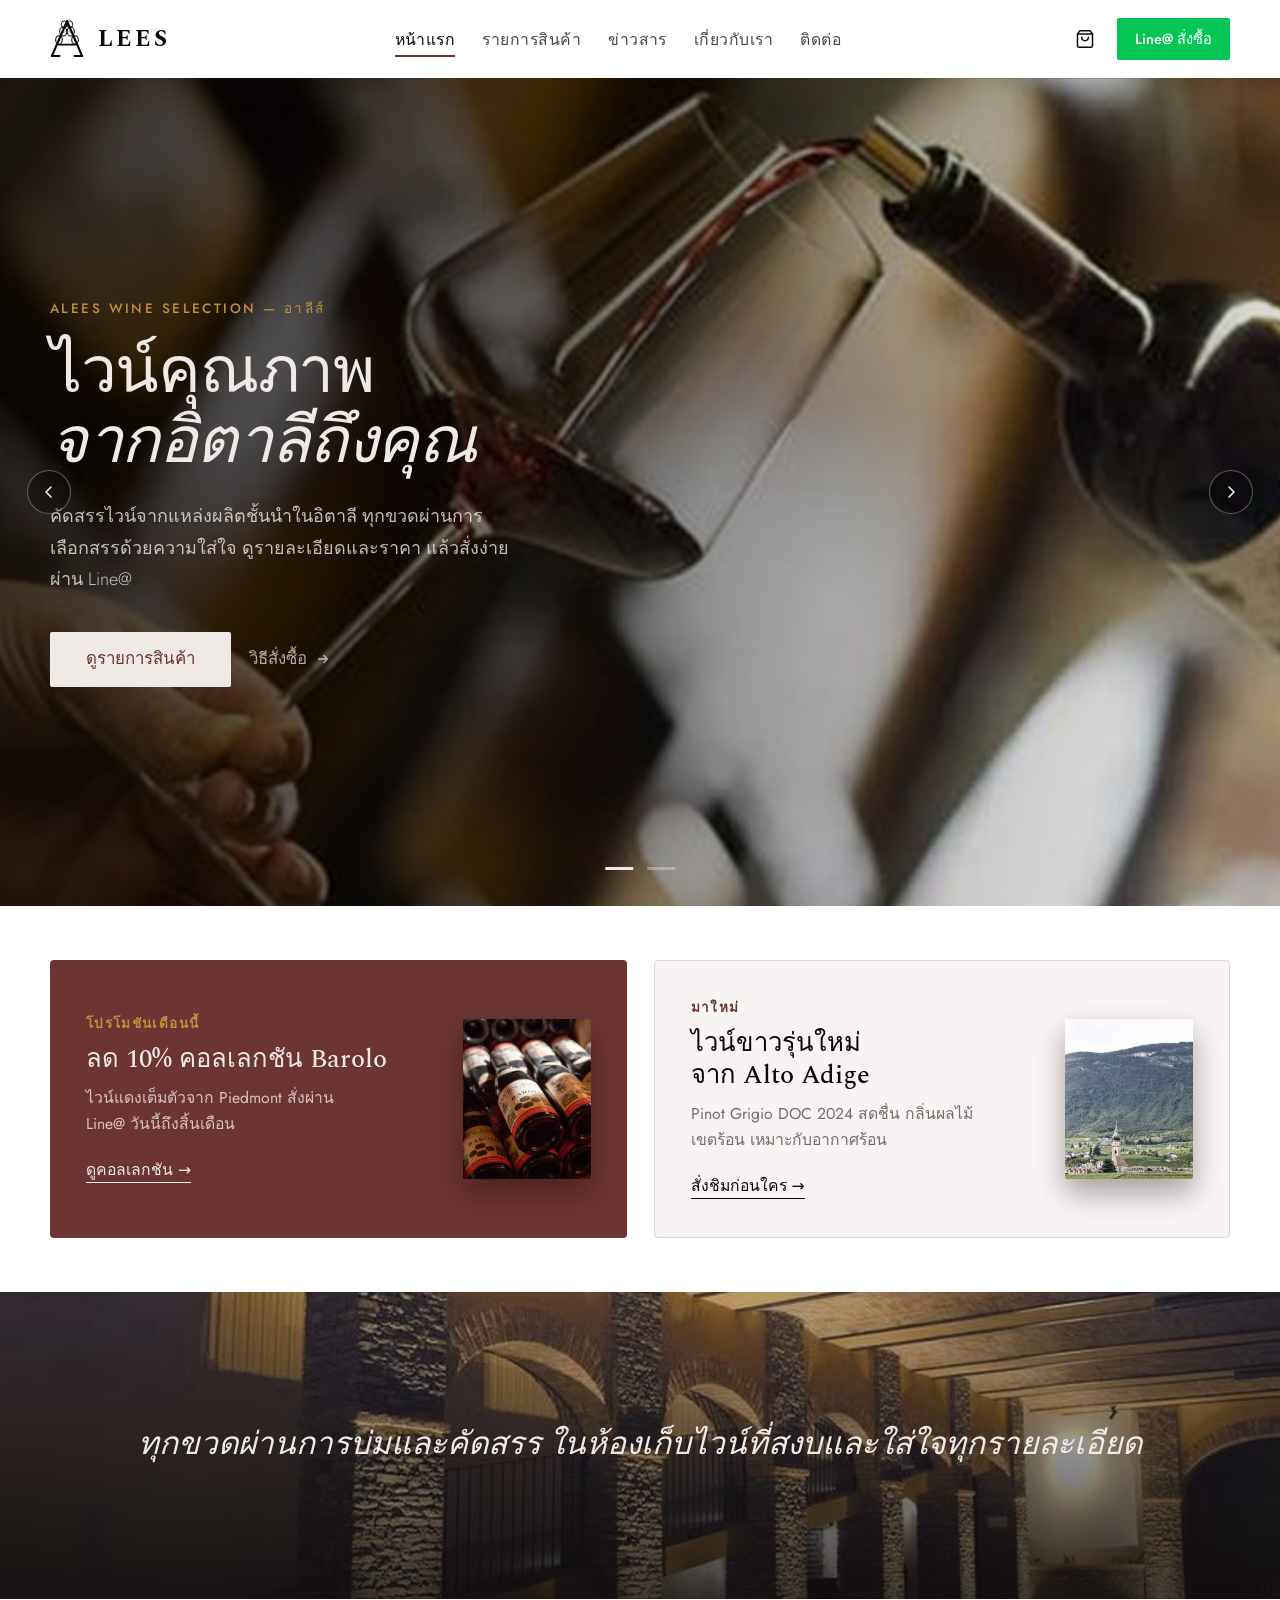
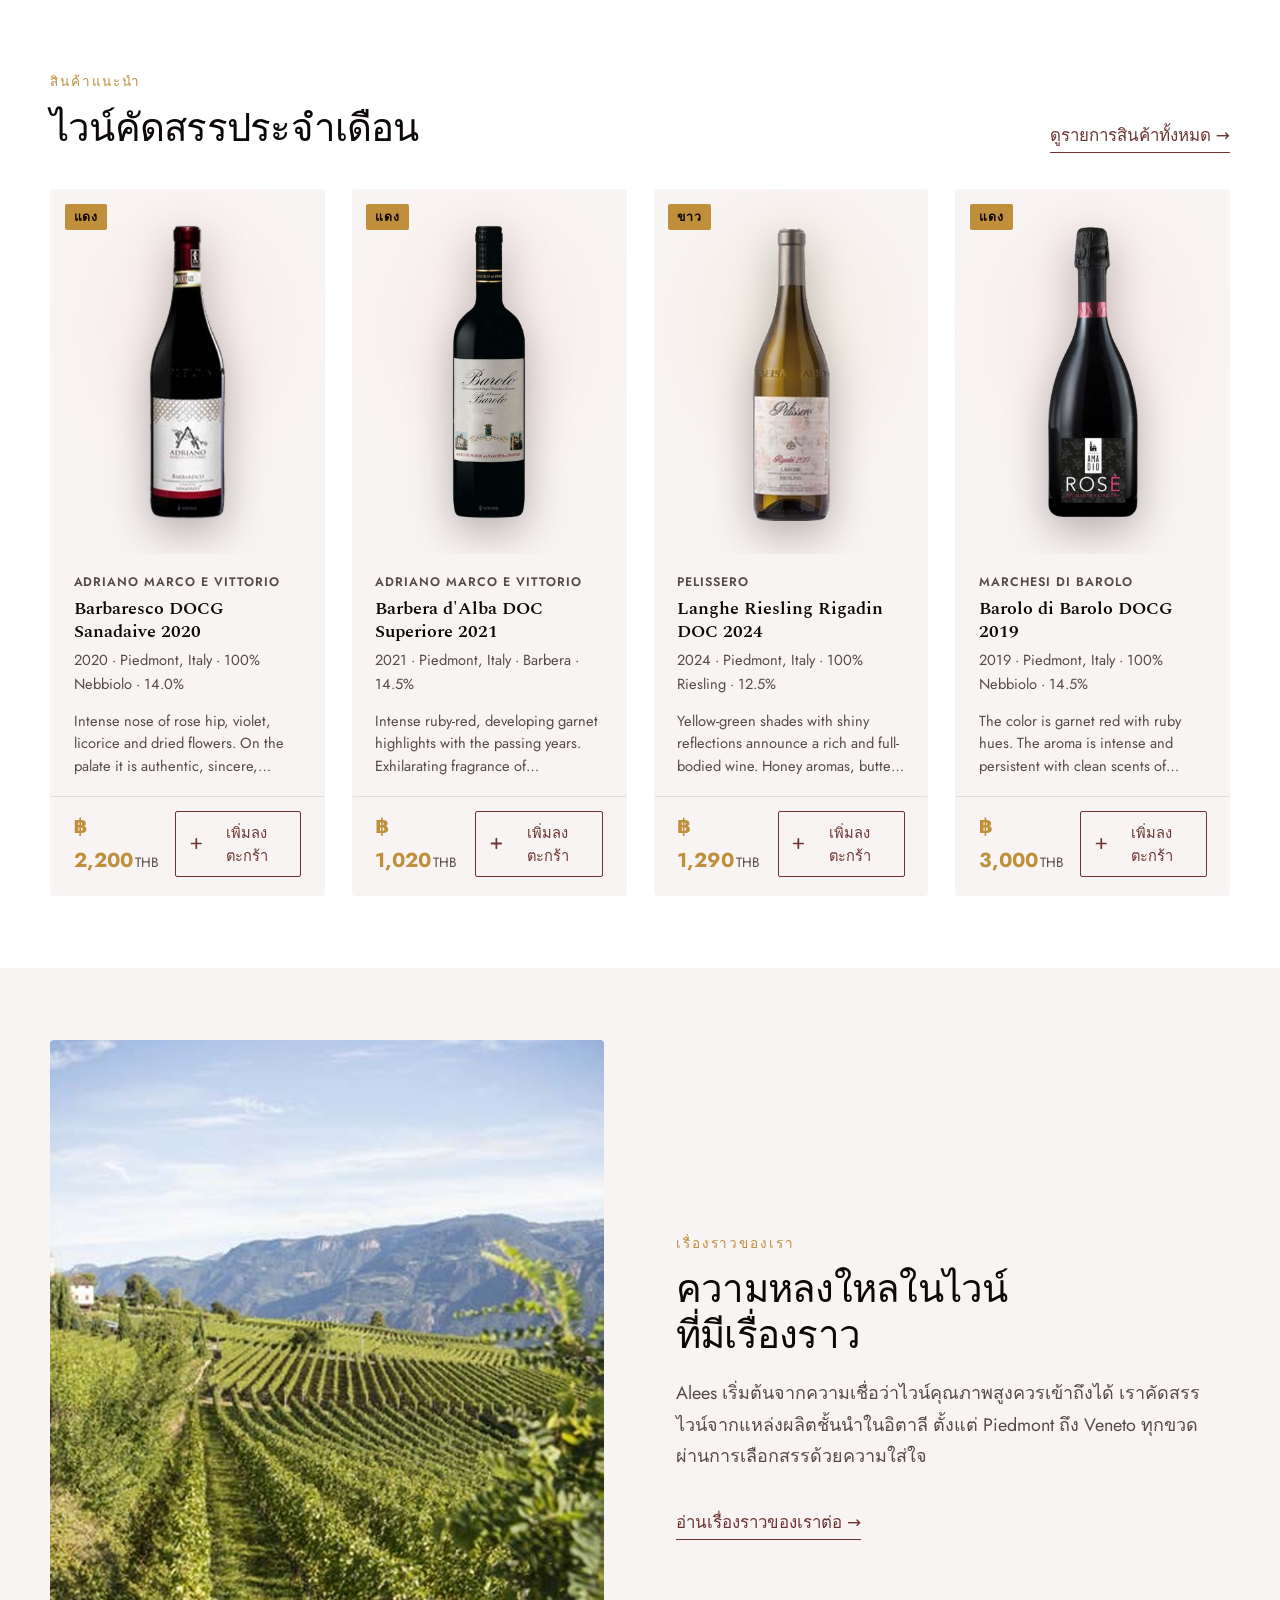
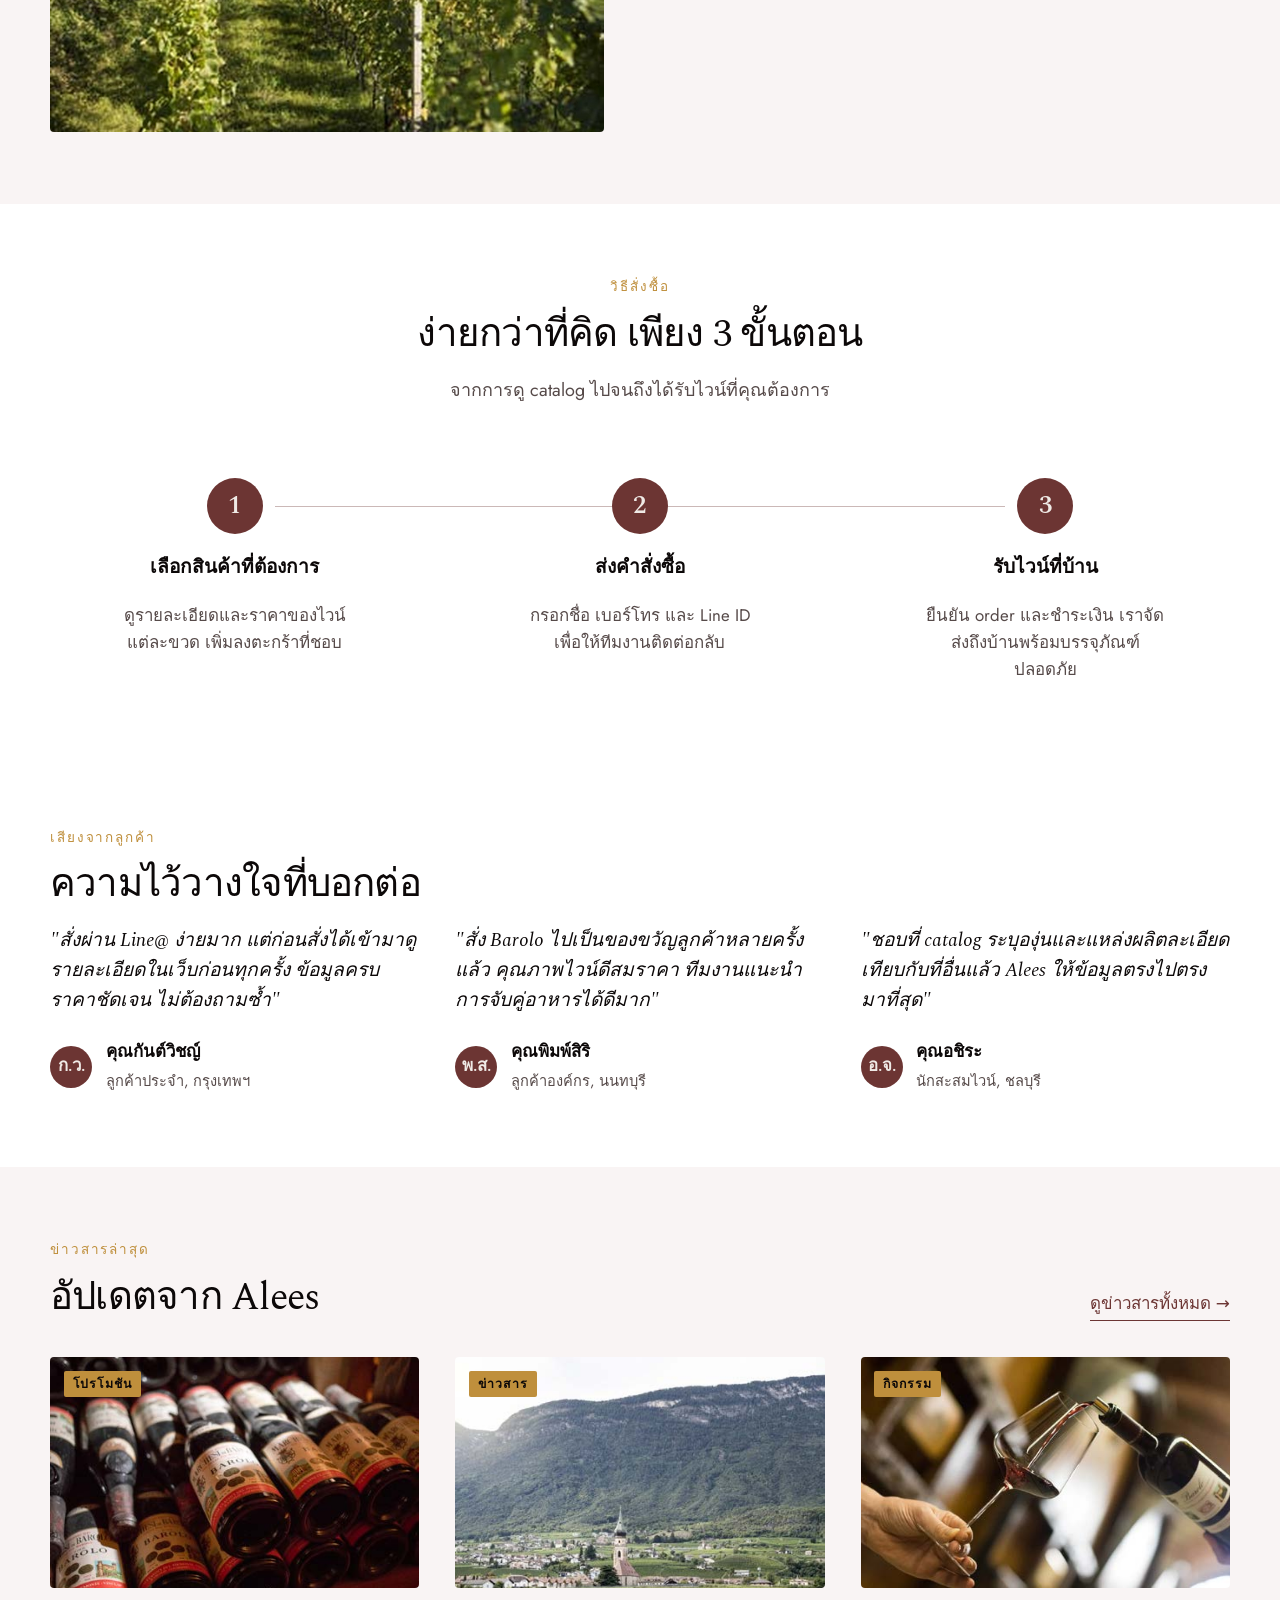
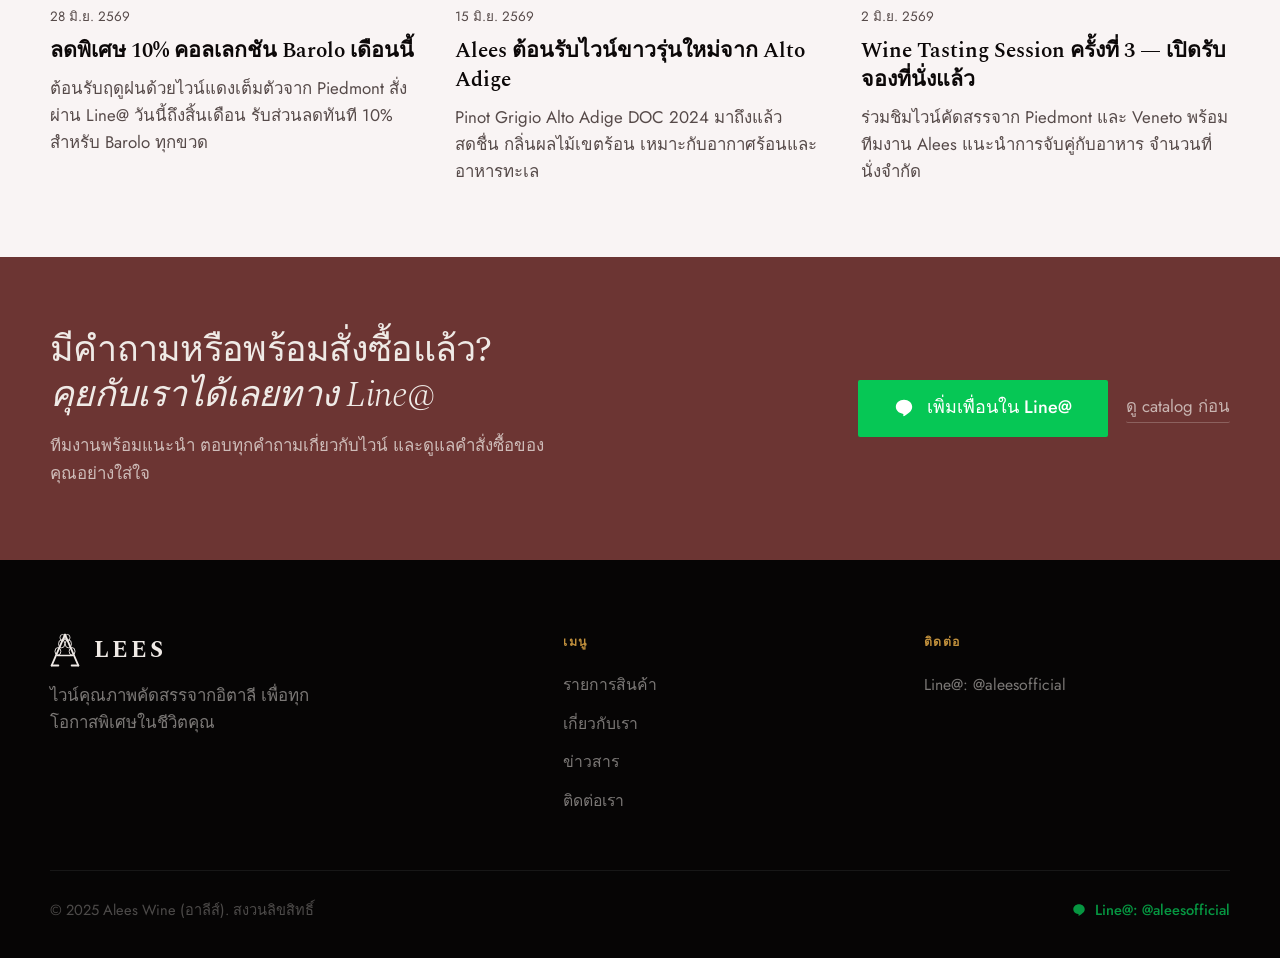
<file: index.html>
<!DOCTYPE html>
<html lang="th">
<head>
  <meta charset="UTF-8">
  <meta name="viewport" content="width=device-width, initial-scale=1.0">
  <title>อาลีส์ — Alees Wine Selection</title>
  <meta name="description" content="Alees Wine — ไวน์คุณภาพคัดสรรจากอิตาลี ดูรายละเอียดและราคาก่อนสั่งผ่าน Line@">

  <link rel="preconnect" href="https://fonts.googleapis.com">
  <link rel="preconnect" href="https://fonts.gstatic.com" crossorigin>
  <link href="https://fonts.googleapis.com/css2?family=Spectral:ital,wght@0,300;0,400;0,600;0,700;1,300;1,400&family=Jost:wght@300;400;500;600&display=swap" rel="stylesheet">
  <link rel="stylesheet" href="assets/css/style.css">

  <style>
    .hero { min-height: 92svh; position: relative; overflow: hidden; display: flex; align-items: center; padding-block: var(--sp-16); }
    .hero__slide {
      position: absolute; inset: 0; z-index: 0;
      opacity: 0; visibility: hidden;
      transition: opacity 900ms var(--ease-soft), visibility 0s linear 900ms;
    }
    .hero__slide.is-active {
      opacity: 1; visibility: visible; z-index: 1;
      transition: opacity 900ms var(--ease-soft), visibility 0s linear 0s;
    }
    .hero__banner-wrap { position: absolute; left: 0; right: 0; top: -110px; bottom: -110px; overflow: hidden; will-change: transform; }
    .hero__banner { position: absolute; inset: 0; width: 100%; height: 100%; object-fit: cover; }
    .hero__scrim {
      position: absolute; inset: 0; z-index: 2;
      background: linear-gradient(100deg, oklch(0.100 0.010 23 / 0.80) 0%, oklch(0.100 0.010 23 / 0.55) 45%, oklch(0.100 0.010 23 / 0.20) 78%, oklch(0.100 0.010 23 / 0.10) 100%);
    }
    .hero__inner { position: relative; z-index: 3; }
    .hero__content { color: var(--c-on-primary); max-width: 640px; }
    .hero__sub { font-size: 0.75rem; font-weight: 500; letter-spacing: 0.18em; text-transform: uppercase; color: var(--c-accent); margin-bottom: var(--sp-4); }
    .hero__headline { font-family: var(--font-display); font-size: clamp(2.6rem, 5vw, 4.8rem); font-weight: 300; line-height: 1.1; letter-spacing: -0.02em; text-wrap: balance; margin-bottom: var(--sp-5); }
    .hero__headline em { font-style: italic; font-weight: 400; }
    .hero__body { font-size: 1rem; font-weight: 300; opacity: 0.8; max-width: 46ch; line-height: 1.75; margin-bottom: var(--sp-8); }
    .hero__actions { display: flex; gap: var(--sp-4); flex-wrap: wrap; align-items: center; }
    .hero__actions .btn--solid { background: var(--c-on-primary); color: var(--c-primary); }
    .hero__actions .btn--solid:hover { background: #fff; }
    .hero__actions .btn--ghost { color: var(--c-on-primary); }
    .hero__sub, .hero__headline, .hero__body, .hero__actions {
      opacity: 0; transform: translateY(22px);
      transition: opacity 650ms var(--ease-soft), transform 650ms var(--ease-soft);
    }
    .hero.is-ready .hero__sub      { opacity: 1;   transform: none; transition-delay: .30s; }
    .hero.is-ready .hero__headline { opacity: 1;   transform: none; transition-delay: .42s; }
    .hero.is-ready .hero__body     { opacity: .8;  transform: none; transition-delay: .54s; }
    .hero.is-ready .hero__actions  { opacity: 1;   transform: none; transition-delay: .66s; }
    @media (prefers-reduced-motion: no-preference) {
      .hero__slide.is-active .hero__banner { animation: heroKenBurns 18s ease-in-out infinite alternate; }
    }
    @keyframes heroKenBurns {
      0%   { transform: scale(1.06) translate(0, 0); }
      100% { transform: scale(1.14) translate(-1.5%, -1%); }
    }
    /* ─── Carousel controls ─────────────────────────────────────── */
    .hero__arrow {
      position: absolute; top: 50%; transform: translateY(-50%); z-index: 4;
      width: 44px; height: 44px; border-radius: 50%;
      display: flex; align-items: center; justify-content: center;
      background: oklch(0.100 0.010 23 / 0.32); color: var(--c-on-primary);
      border: 1px solid oklch(0.940 0.008 60 / 0.35);
      transition: background var(--t), transform var(--t-press), opacity var(--t);
    }
    .hero__arrow:hover { background: oklch(0.100 0.010 23 / 0.55); }
    .hero__arrow:active { transform: translateY(-50%) scale(0.92); }
    .hero__arrow--prev { left: var(--sp-6); }
    .hero__arrow--next { right: var(--sp-6); }
    .hero__dots {
      position: absolute; left: 50%; transform: translateX(-50%); bottom: var(--sp-8); z-index: 4;
      display: flex; gap: var(--sp-3);
    }
    .hero__dot {
      width: 28px; height: 3px; padding: 0; background: oklch(0.940 0.008 60 / 0.35); border: none;
      transition: background var(--t), transform var(--t);
    }
    .hero__dot:hover { background: oklch(0.940 0.008 60 / 0.6); }
    .hero__dot.is-active { background: var(--c-on-primary); }
    @media (max-width: 920px) {
      .hero { text-align: center; }
      .hero__content { max-width: none; }
      .hero__scrim { background: linear-gradient(180deg, oklch(0.100 0.010 23 / 0.35) 0%, oklch(0.100 0.010 23 / 0.82) 62%, oklch(0.100 0.010 23 / 0.88) 100%); }
      .hero__body, .hero__actions { margin-inline: auto; }
      .hero__actions { justify-content: center; }
      .hero__arrow { width: 36px; height: 36px; }
      .hero__arrow--prev { left: var(--sp-3); }
      .hero__arrow--next { right: var(--sp-3); }
    }
  </style>
</head>
<body>

  <!-- ─── Nav ─────────────────────────────────────────────────────── -->
  <nav class="nav" aria-label="เมนูหลัก">
    <div class="container nav__inner">
      <a href="index.html" class="nav__logo" aria-label="Alees Wine — หน้าแรก">
        <svg class="nav__logo-mark" viewBox="0 0 72 84" fill="none" aria-hidden="true">
          <line x1="36" y1="4"  x2="4"  y2="78" stroke="currentColor" stroke-width="4.5" stroke-linecap="round"/>
          <line x1="36" y1="4"  x2="68" y2="78" stroke="currentColor" stroke-width="4.5" stroke-linecap="round"/>
          <line x1="4"  y1="78" x2="20" y2="78" stroke="currentColor" stroke-width="4.5" stroke-linecap="round"/>
          <line x1="52" y1="78" x2="68" y2="78" stroke="currentColor" stroke-width="4.5" stroke-linecap="round"/>
          <line x1="18" y1="54" x2="54" y2="54" stroke="currentColor" stroke-width="3.5" stroke-linecap="round"/>
          <ellipse cx="28" cy="26" rx="7.5" ry="9.5" stroke="currentColor" stroke-width="2.2" fill="none"/>
          <ellipse cx="28" cy="26" rx="2.8" ry="3.5" fill="currentColor" opacity="0.55"/>
          <ellipse cx="19" cy="44" rx="7"   ry="9"   stroke="currentColor" stroke-width="2.2" fill="none"/>
          <ellipse cx="19" cy="44" rx="2.6" ry="3.2" fill="currentColor" opacity="0.55"/>
          <ellipse cx="44" cy="26" rx="7.5" ry="9.5" stroke="currentColor" stroke-width="2.2" fill="none"/>
          <ellipse cx="44" cy="26" rx="2.8" ry="3.5" fill="currentColor" opacity="0.55"/>
          <ellipse cx="53" cy="44" rx="7"   ry="9"   stroke="currentColor" stroke-width="2.2" fill="none"/>
          <ellipse cx="53" cy="44" rx="2.6" ry="3.2" fill="currentColor" opacity="0.55"/>
          <ellipse cx="30" cy="11" rx="6"   ry="7.5" stroke="currentColor" stroke-width="2"   fill="none"/>
          <ellipse cx="42" cy="11" rx="6"   ry="7.5" stroke="currentColor" stroke-width="2"   fill="none"/>
        </svg>
        <span class="nav__logo-word">LEES</span>
      </a>
      <ul class="nav__links" role="list">
        <li><a href="index.html" aria-current="page">หน้าแรก</a></li>
        <li><a href="catalog.html">รายการสินค้า</a></li>
        <li><a href="news.html">ข่าวสาร</a></li>
        <li><a href="about.html">เกี่ยวกับเรา</a></li>
        <li><a href="contact.html">ติดต่อ</a></li>
      </ul>
      <div class="nav__actions">
        <a href="cart.html" class="nav__cart-btn" aria-label="ตะกร้าสินค้า">
          <svg width="20" height="20" viewBox="0 0 24 24" fill="none" stroke="currentColor" stroke-width="1.75" stroke-linecap="round" stroke-linejoin="round" aria-hidden="true">
            <path d="M6 2L3 6v14a2 2 0 002 2h14a2 2 0 002-2V6l-3-4z"/>
            <line x1="3" y1="6" x2="21" y2="6"/>
            <path d="M16 10a4 4 0 01-8 0"/>
          </svg>
          <span class="nav__cart-badge" aria-live="polite"></span>
        </a>
        <a href="https://line.me/R/ti/p/@aleesofficial" class="nav__line-btn" target="_blank" rel="noopener noreferrer">Line@ สั่งซื้อ</a>
      </div>
    </div>
  </nav>

  <!-- ─── Hero (carousel) ─────────────────────────────────────────── -->
  <section class="hero" aria-roledescription="carousel" aria-label="ไฮไลต์และโปรโมชัน">
    <div class="hero__slide" data-slide="0">
      <div class="hero__banner-wrap">
        <img class="hero__banner" src="assets/img/atmosphere/hero-pour.jpg" alt="">
      </div>
    </div>
    <div class="hero__slide" data-slide="1">
      <div class="hero__banner-wrap">
        <img class="hero__banner" src="assets/img/atmosphere/vineyard-story.jpg" alt="" style="object-position: center 35%;">
      </div>
    </div>
    <div class="hero__scrim" aria-hidden="true"></div>
    <div class="container hero__inner">
      <div class="hero__content">
        <p class="hero__sub">Alees Wine Selection — อาลีส์</p>
        <h1 class="hero__headline">ไวน์คุณภาพ<br><em>จากอิตาลีถึงคุณ</em></h1>
        <p class="hero__body">คัดสรรไวน์จากแหล่งผลิตชั้นนำในอิตาลี ทุกขวดผ่านการเลือกสรรด้วยความใส่ใจ ดูรายละเอียดและราคา แล้วสั่งง่ายผ่าน Line@</p>
        <div class="hero__actions">
          <a href="catalog.html" class="btn btn--solid">ดูรายการสินค้า</a>
          <a href="#how-to-order" class="btn btn--ghost">วิธีสั่งซื้อ <svg width="14" height="14" viewBox="0 0 16 16" fill="none" aria-hidden="true"><path d="M3 8h10M9 4l4 4-4 4" stroke="currentColor" stroke-width="1.5" stroke-linecap="round" stroke-linejoin="round"/></svg></a>
        </div>
      </div>
    </div>
    <button type="button" class="hero__arrow hero__arrow--prev" data-hero-prev aria-label="สไลด์ก่อนหน้า">
      <svg width="16" height="16" viewBox="0 0 16 16" fill="none" aria-hidden="true"><path d="M10 3L5 8l5 5" stroke="currentColor" stroke-width="1.6" stroke-linecap="round" stroke-linejoin="round"/></svg>
    </button>
    <button type="button" class="hero__arrow hero__arrow--next" data-hero-next aria-label="สไลด์ถัดไป">
      <svg width="16" height="16" viewBox="0 0 16 16" fill="none" aria-hidden="true"><path d="M6 3l5 5-5 5" stroke="currentColor" stroke-width="1.6" stroke-linecap="round" stroke-linejoin="round"/></svg>
    </button>
    <div class="hero__dots" role="tablist" aria-label="เลือกสไลด์">
      <button type="button" class="hero__dot" data-hero-goto="0" aria-label="สไลด์ 1"></button>
      <button type="button" class="hero__dot" data-hero-goto="1" aria-label="สไลด์ 2"></button>
    </div>
  </section>

  <!-- ─── Promotions ──────────────────────────────────────────────── -->
  <section class="section section--tight" aria-label="โปรโมชันปัจจุบัน">
    <div class="container">
      <div class="promo-banners">
        <a class="promo-banner promo-banner--primary" href="catalog.html?type=red">
          <div>
            <p class="promo-banner__eyebrow">โปรโมชันเดือนนี้</p>
            <h3 class="promo-banner__title">ลด 10% คอลเลกชัน Barolo</h3>
            <p class="promo-banner__sub">ไวน์แดงเต็มตัวจาก Piedmont สั่งผ่าน Line@ วันนี้ถึงสิ้นเดือน</p>
            <span class="promo-banner__cta">ดูคอลเลกชัน →</span>
          </div>
          <div class="promo-banner__thumb">
            <img src="assets/img/news/promo-barolo.jpg" alt="" loading="lazy">
          </div>
        </a>
        <a class="promo-banner promo-banner--secondary" href="catalog.html?type=white">
          <div>
            <p class="promo-banner__eyebrow">มาใหม่</p>
            <h3 class="promo-banner__title">ไวน์ขาวรุ่นใหม่จาก Alto Adige</h3>
            <p class="promo-banner__sub">Pinot Grigio DOC 2024 สดชื่น กลิ่นผลไม้เขตร้อน เหมาะกับอากาศร้อน</p>
            <span class="promo-banner__cta">สั่งชิมก่อนใคร →</span>
          </div>
          <div class="promo-banner__thumb">
            <img src="assets/img/news/news-alto-adige.jpg" alt="" loading="lazy">
          </div>
        </a>
      </div>
    </div>
  </section>

  <!-- ─── Cellar Atmosphere ────────────────────────────────────────── -->
  <section class="cellar-band" aria-label="ห้องเก็บไวน์ Alees">
    <img src="assets/img/atmosphere/cellar-band.jpg" alt="ห้องเก็บไวน์หินโค้งของ Alees ให้แสงอบอุ่น" loading="lazy">
    <div class="cellar-band__caption">
      <p>ทุกขวดผ่านการบ่มและคัดสรร ในห้องเก็บไวน์ที่สงบและใส่ใจทุกรายละเอียด</p>
    </div>
  </section>

  <!-- ─── Featured Wines ───────────────────────────────────────────── -->
  <section class="section" aria-labelledby="featured-h">
    <div class="container">
      <div class="catalog__head">
        <div>
          <p class="kicker">สินค้าแนะนำ</p>
          <h2 class="heading" id="featured-h">ไวน์คัดสรรประจำเดือน</h2>
        </div>
        <a href="catalog.html" class="story__cta">ดูรายการสินค้าทั้งหมด →</a>
      </div>
      <div class="catalog__grid" id="featured-grid"></div>
    </div>
  </section>

  <!-- ─── Brand Story Teaser ────────────────────────────────────────── -->
  <section class="section" style="background: var(--c-surface);" aria-labelledby="story-h">
    <div class="container story__inner">
      <div class="story__panel reveal" aria-hidden="true">
        <img src="assets/img/atmosphere/vineyard-story.jpg" alt="ไร่องุ่นในอิตาลีที่ Alees คัดสรร" loading="lazy">
      </div>
      <div class="reveal">
        <p class="kicker">เรื่องราวของเรา</p>
        <h2 class="heading" id="story-h">ความหลงใหลในไวน์<br>ที่มีเรื่องราว</h2>
        <p class="story__text">Alees เริ่มต้นจากความเชื่อว่าไวน์คุณภาพสูงควรเข้าถึงได้ เราคัดสรรไวน์จากแหล่งผลิตชั้นนำในอิตาลี ตั้งแต่ Piedmont ถึง Veneto ทุกขวดผ่านการเลือกสรรด้วยความใส่ใจ</p>
        <a href="about.html" class="story__cta">อ่านเรื่องราวของเราต่อ →</a>
      </div>
    </div>
  </section>

  <!-- ─── How to Order ─────────────────────────────────────────────── -->
  <section class="section" id="how-to-order" aria-labelledby="how-h">
    <div class="container">
      <div class="how-to__intro">
        <p class="kicker">วิธีสั่งซื้อ</p>
        <h2 class="heading" id="how-h">ง่ายกว่าที่คิด เพียง 3 ขั้นตอน</h2>
        <p class="how-to__intro-sub">จากการดู catalog ไปจนถึงได้รับไวน์ที่คุณต้องการ</p>
      </div>
      <div class="how-to__steps">
        <div class="step reveal">
          <div class="step__num" aria-hidden="true">1</div>
          <h3 class="step__title">เลือกสินค้าที่ต้องการ</h3>
          <p class="step__desc">ดูรายละเอียดและราคาของไวน์แต่ละขวด เพิ่มลงตะกร้าที่ชอบ</p>
        </div>
        <div class="step reveal">
          <div class="step__num" aria-hidden="true">2</div>
          <h3 class="step__title">ส่งคำสั่งซื้อ</h3>
          <p class="step__desc">กรอกชื่อ เบอร์โทร และ Line ID เพื่อให้ทีมงานติดต่อกลับ</p>
        </div>
        <div class="step reveal">
          <div class="step__num" aria-hidden="true">3</div>
          <h3 class="step__title">รับไวน์ที่บ้าน</h3>
          <p class="step__desc">ยืนยัน order และชำระเงิน เราจัดส่งถึงบ้านพร้อมบรรจุภัณฑ์ปลอดภัย</p>
        </div>
      </div>
    </div>
  </section>

  <!-- ─── Customer Voices ──────────────────────────────────────────── -->
  <section class="section" aria-labelledby="voices-h">
    <div class="container">
      <p class="kicker">เสียงจากลูกค้า</p>
      <h2 class="heading" id="voices-h">ความไว้วางใจที่บอกต่อ</h2>
      <div class="testimonials__grid" id="testimonials-grid"></div>
    </div>
  </section>

  <!-- ─── News Teaser ──────────────────────────────────────────────── -->
  <section class="section" style="background: var(--c-surface);" aria-labelledby="news-h">
    <div class="container">
      <div class="catalog__head">
        <div>
          <p class="kicker">ข่าวสารล่าสุด</p>
          <h2 class="heading" id="news-h">อัปเดตจาก Alees</h2>
        </div>
        <a href="news.html" class="story__cta">ดูข่าวสารทั้งหมด →</a>
      </div>
      <div class="news-grid" id="news-teaser-grid"></div>
    </div>
  </section>

  <!-- ─── LINE CTA Band ────────────────────────────────────────────── -->
  <section class="line-band" aria-labelledby="cta-h">
    <div class="container line-band__inner">
      <div>
        <h2 class="line-band__headline" id="cta-h">มีคำถามหรือพร้อมสั่งซื้อแล้ว?<br><em style="font-style:italic;font-family:var(--font-display);font-weight:300">คุยกับเราได้เลยทาง Line@</em></h2>
        <p class="line-band__sub">ทีมงานพร้อมแนะนำ ตอบทุกคำถามเกี่ยวกับไวน์ และดูแลคำสั่งซื้อของคุณอย่างใส่ใจ</p>
      </div>
      <div class="line-band__actions">
        <a href="https://line.me/R/ti/p/@aleesofficial" class="btn btn--line" target="_blank" rel="noopener noreferrer" aria-label="เพิ่มเพื่อน Line@ Alees">
          <svg width="20" height="20" viewBox="0 0 22 22" fill="none" aria-hidden="true">
            <path fill-rule="evenodd" clip-rule="evenodd" d="M11 2C6.03 2 2 5.478 2 9.75c0 3.804 3.178 6.984 7.496 7.635.292.064.69.194.79.448.091.23.06.59.029.822l-.128.778c-.039.235-.18.92.807.501.987-.42 5.323-3.134 7.265-5.364C19.561 12.842 20 11.35 20 9.75 20 5.478 15.97 2 11 2z" fill="white"/>
          </svg>
          เพิ่มเพื่อนใน Line@
        </a>
        <a href="catalog.html" class="btn btn--muted">ดู catalog ก่อน</a>
      </div>
    </div>
  </section>

  <!-- ─── Footer ───────────────────────────────────────────────────── -->
  <footer class="footer" role="contentinfo">
    <div class="container">
      <div class="footer__top">
        <div>
          <div class="footer__logo">
            <svg class="footer__logo-mark" viewBox="0 0 72 84" fill="none" aria-hidden="true">
              <line x1="36" y1="4"  x2="4"  y2="78" stroke="currentColor" stroke-width="4.5" stroke-linecap="round"/>
              <line x1="36" y1="4"  x2="68" y2="78" stroke="currentColor" stroke-width="4.5" stroke-linecap="round"/>
              <line x1="4"  y1="78" x2="20" y2="78" stroke="currentColor" stroke-width="4.5" stroke-linecap="round"/>
              <line x1="52" y1="78" x2="68" y2="78" stroke="currentColor" stroke-width="4.5" stroke-linecap="round"/>
              <line x1="18" y1="54" x2="54" y2="54" stroke="currentColor" stroke-width="3.5" stroke-linecap="round"/>
              <ellipse cx="28" cy="26" rx="7.5" ry="9.5" stroke="currentColor" stroke-width="2.2" fill="none"/>
              <ellipse cx="19" cy="44" rx="7"   ry="9"   stroke="currentColor" stroke-width="2.2" fill="none"/>
              <ellipse cx="44" cy="26" rx="7.5" ry="9.5" stroke="currentColor" stroke-width="2.2" fill="none"/>
              <ellipse cx="53" cy="44" rx="7"   ry="9"   stroke="currentColor" stroke-width="2.2" fill="none"/>
              <ellipse cx="30" cy="11" rx="6"   ry="7.5" stroke="currentColor" stroke-width="2"   fill="none"/>
              <ellipse cx="42" cy="11" rx="6"   ry="7.5" stroke="currentColor" stroke-width="2"   fill="none"/>
            </svg>
            <span class="footer__brand">LEES</span>
          </div>
          <p class="footer__tagline">ไวน์คุณภาพคัดสรรจากอิตาลี เพื่อทุกโอกาสพิเศษในชีวิตคุณ</p>
        </div>
        <nav aria-label="ลิงก์เมนู">
          <p class="footer__col-head">เมนู</p>
          <ul class="footer__list" role="list">
            <li><a href="catalog.html">รายการสินค้า</a></li>
            <li><a href="about.html">เกี่ยวกับเรา</a></li>
            <li><a href="news.html">ข่าวสาร</a></li>
            <li><a href="contact.html">ติดต่อเรา</a></li>
          </ul>
        </nav>
        <div>
          <p class="footer__col-head">ติดต่อ</p>
          <ul class="footer__list" role="list">
            <li><a href="https://line.me/R/ti/p/@aleesofficial" target="_blank" rel="noopener">Line@: @aleesofficial</a></li>
          </ul>
        </div>
      </div>
      <div class="footer__bottom">
        <p class="footer__copy">© 2025 Alees Wine (อาลีส์). สงวนลิขสิทธิ์</p>
        <a href="https://line.me/R/ti/p/@aleesofficial" class="footer__line-link" target="_blank" rel="noopener noreferrer">
          <svg width="14" height="14" viewBox="0 0 22 22" fill="none" aria-hidden="true">
            <path fill-rule="evenodd" clip-rule="evenodd" d="M11 2C6.03 2 2 5.478 2 9.75c0 3.804 3.178 6.984 7.496 7.635.292.064.69.194.79.448.091.23.06.59.029.822l-.128.778c-.039.235-.18.92.807.501.987-.42 5.323-3.134 7.265-5.364C19.561 12.842 20 11.35 20 9.75 20 5.478 15.97 2 11 2z" fill="#06C755"/>
          </svg>
          Line@: @aleesofficial
        </a>
      </div>
    </div>
  </footer>

  <script src="assets/js/site.js"></script>
  <script>
    /* ─── Featured wines ─────────────────────────────────────────── */
    const FEATURED_IDS = [2, 3, 5, 7];
    document.getElementById('featured-grid').innerHTML =
      FEATURED_IDS.map(id => wineCardHTML(WINES.find(w => w.id === id))).join('');

    /* ─── Customer voices ───────────────────────────────────────── */
    document.getElementById('testimonials-grid').innerHTML = testimonialsHTML();

    /* ─── News teaser (latest 3) ────────────────────────────────── */
    document.getElementById('news-teaser-grid').innerHTML = NEWS.slice(0, 3).map(n => `
      <a class="news-card" href="news.html">
        <div class="news-card__img">
          <img src="${n.img}" alt="" loading="lazy">
          <span class="news-card__tag">${n.tag}</span>
        </div>
        <p class="news-card__date">${n.date}</p>
        <h3 class="news-card__title">${n.title}</h3>
        <p class="news-card__excerpt">${n.excerpt}</p>
      </a>`).join('');

    /* ─── Hero carousel ───────────────────────────────────────────── */
    (function initHeroCarousel() {
      const hero = document.querySelector('.hero');
      if (!hero) return;
      const slides = Array.from(hero.querySelectorAll('.hero__slide'));
      const dots = Array.from(hero.querySelectorAll('[data-hero-goto]'));
      const prevBtn = hero.querySelector('[data-hero-prev]');
      const nextBtn = hero.querySelector('[data-hero-next]');
      const REDUCED = window.matchMedia('(prefers-reduced-motion: reduce)').matches;
      let index = 0;
      let timer = null;

      function show(i) {
        index = (i + slides.length) % slides.length;
        slides.forEach((s, n) => s.classList.toggle('is-active', n === index));
        dots.forEach((d, n) => d.classList.toggle('is-active', n === index));
      }
      function restart() {
        clearInterval(timer);
        if (REDUCED) return;
        timer = setInterval(() => show(index + 1), 6500);
      }

      prevBtn.addEventListener('click', () => { show(index - 1); restart(); });
      nextBtn.addEventListener('click', () => { show(index + 1); restart(); });
      dots.forEach((d, n) => d.addEventListener('click', () => { show(n); restart(); }));
      hero.addEventListener('mouseenter', () => clearInterval(timer));
      hero.addEventListener('mouseleave', restart);
      document.addEventListener('visibilitychange', () => (document.hidden ? clearInterval(timer) : restart()));

      /* double rAF: let the first paint land inactive, so activating a
         frame later actually triggers the CSS transition */
      requestAnimationFrame(() => requestAnimationFrame(() => {
        show(0);
        hero.classList.add('is-ready');
      }));
      restart();

      /* ─── Scroll parallax on the banner (bleeds ±110px via .hero__banner-wrap
         so no edge ever shows) — keeps the hero feeling alive instead of a
         static photo while the page scrolls. */
      if (!REDUCED) {
        const wraps = Array.from(hero.querySelectorAll('.hero__banner-wrap'));
        let ticking = false;
        const applyParallax = () => {
          const offset = Math.max(-110, Math.min(110, -hero.getBoundingClientRect().top * 0.4));
          wraps.forEach(w => { w.style.transform = `translate3d(0, ${offset}px, 0)`; });
          ticking = false;
        };
        window.addEventListener('scroll', () => {
          if (!ticking) { requestAnimationFrame(applyParallax); ticking = true; }
        }, { passive: true });
        applyParallax();
      }
    })();
  </script>
</body>
</html>
</file>
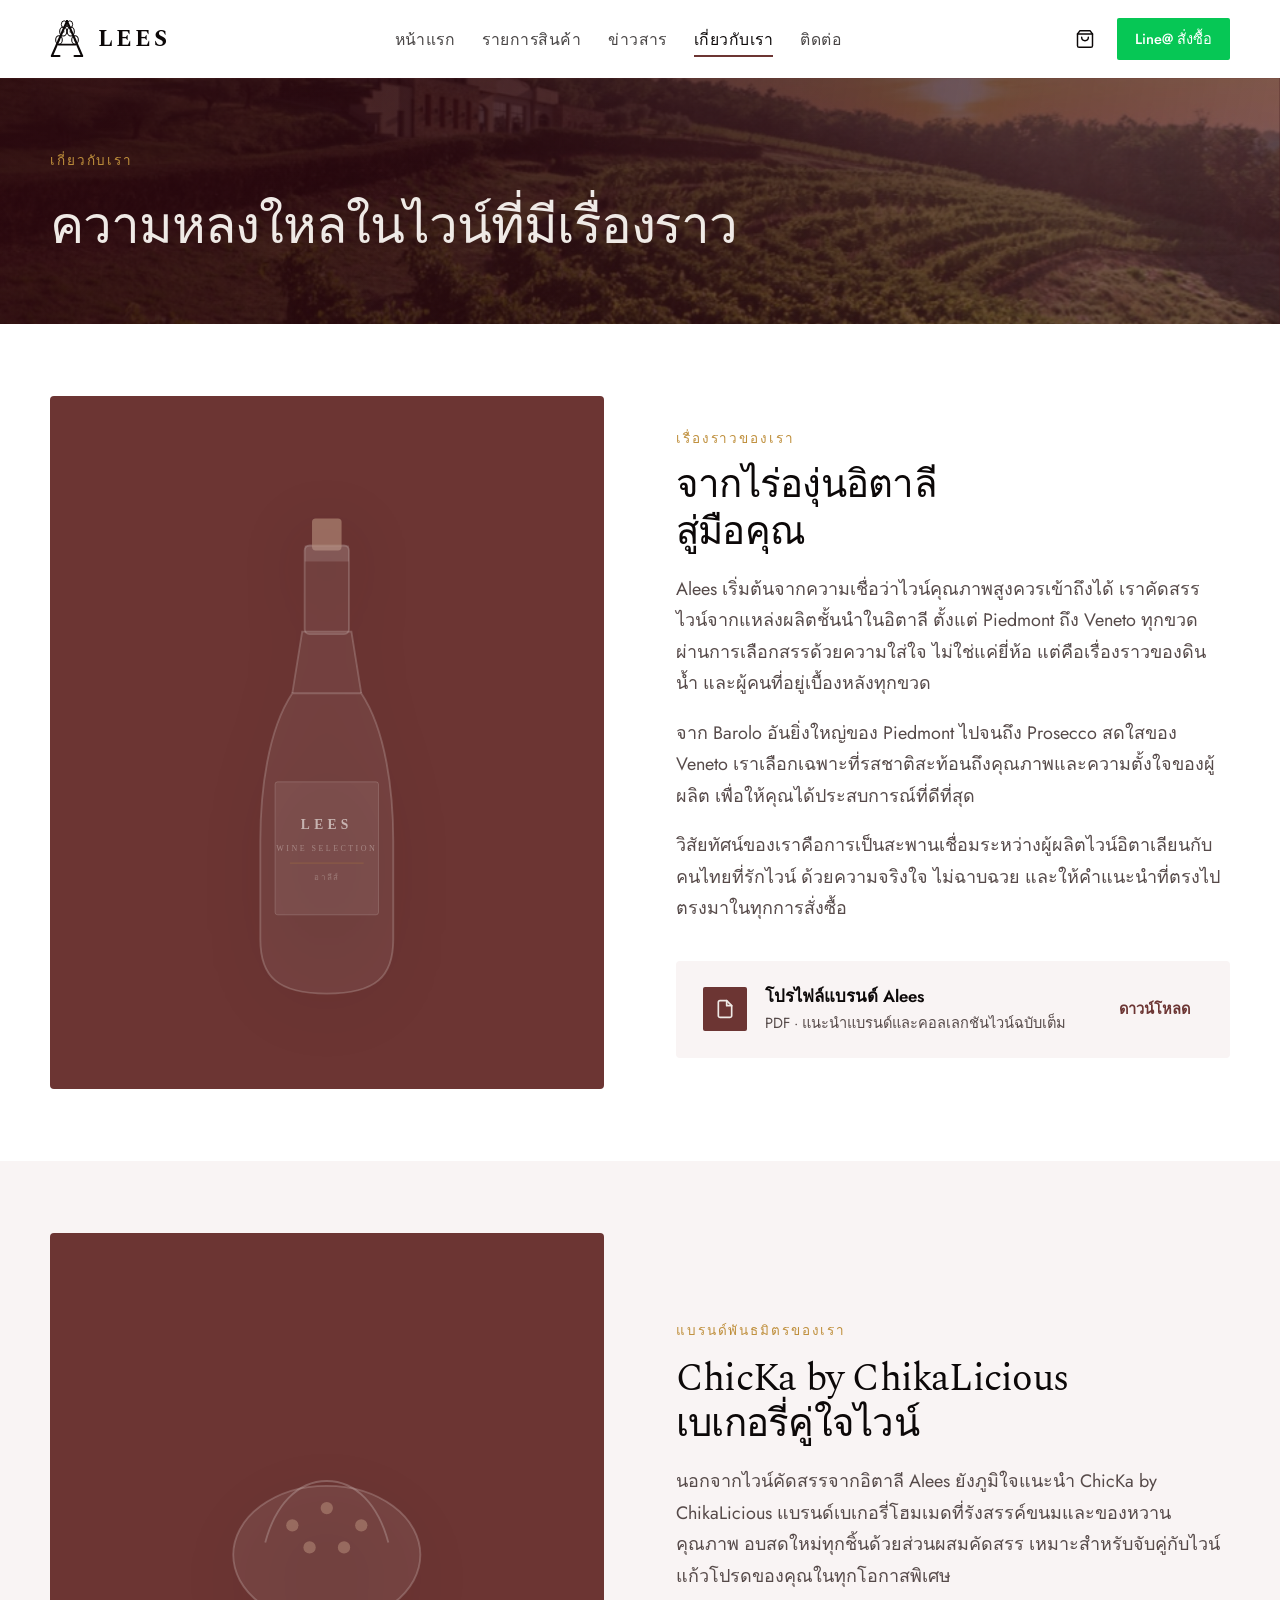
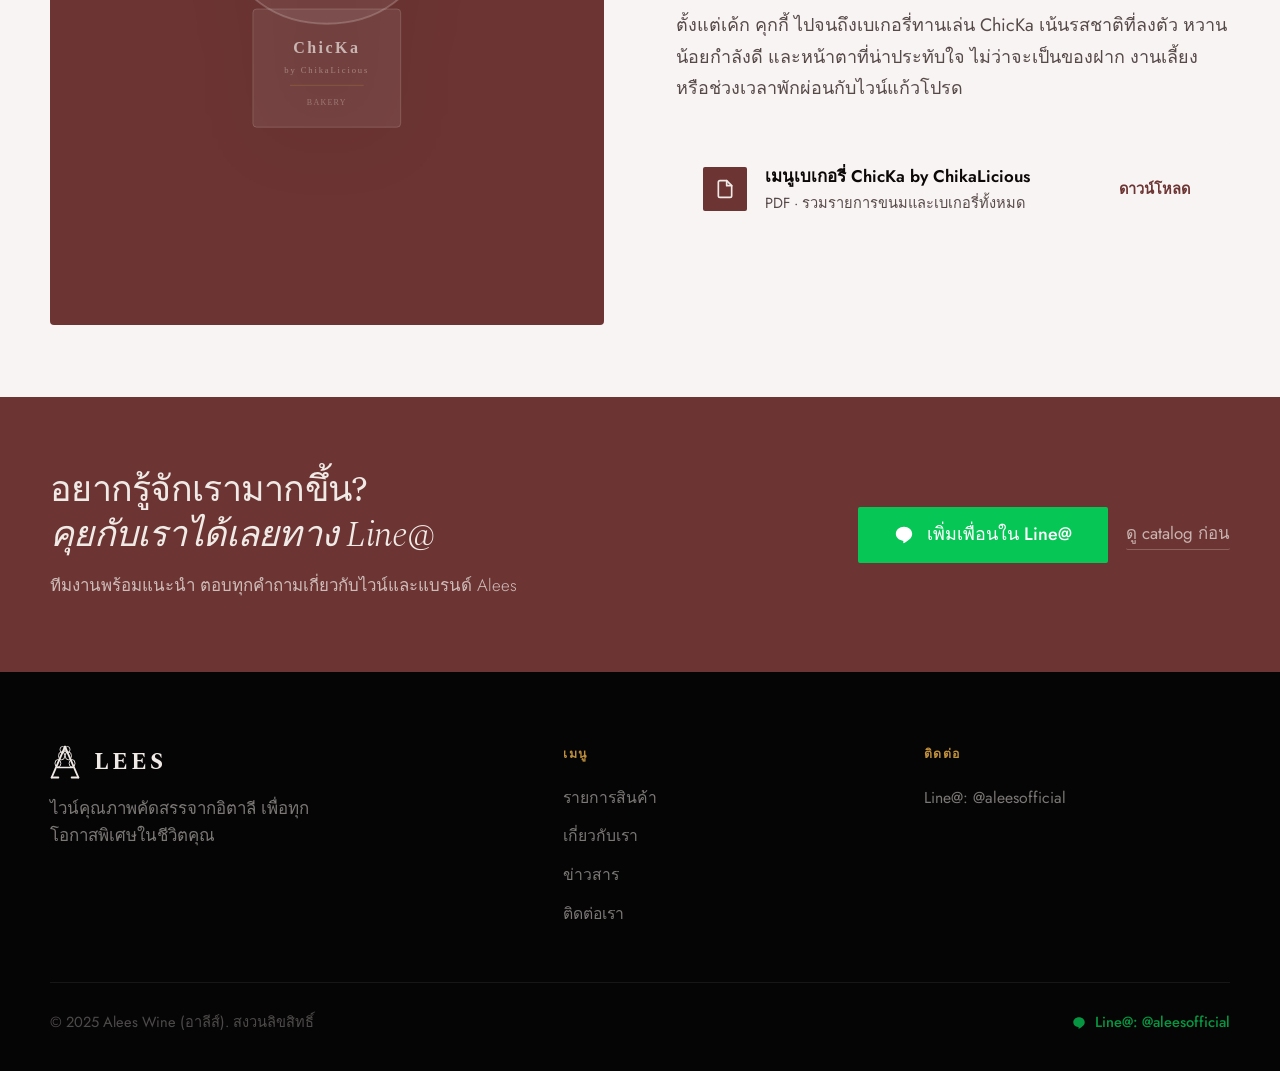
<file: about.html>
<!DOCTYPE html>
<html lang="th">
<head>
  <meta charset="UTF-8">
  <meta name="viewport" content="width=device-width, initial-scale=1.0">
  <title>เกี่ยวกับเรา — Alees Wine Selection</title>
  <meta name="description" content="รู้จัก Alees Wine — ประวัติ วิสัยทัศน์ และจุดยืนของแบรนด์ไวน์คัดสรรจากอิตาลี">

  <link rel="preconnect" href="https://fonts.googleapis.com">
  <link rel="preconnect" href="https://fonts.gstatic.com" crossorigin>
  <link href="https://fonts.googleapis.com/css2?family=Spectral:ital,wght@0,300;0,400;0,600;0,700;1,300;1,400&family=Jost:wght@300;400;500;600&display=swap" rel="stylesheet">
  <link rel="stylesheet" href="assets/css/style.css">
</head>
<body>

  <!-- ─── Nav ─────────────────────────────────────────────────────── -->
  <nav class="nav" aria-label="เมนูหลัก">
    <div class="container nav__inner">
      <a href="index.html" class="nav__logo" aria-label="Alees Wine — หน้าแรก">
        <svg class="nav__logo-mark" viewBox="0 0 72 84" fill="none" aria-hidden="true">
          <line x1="36" y1="4"  x2="4"  y2="78" stroke="currentColor" stroke-width="4.5" stroke-linecap="round"/>
          <line x1="36" y1="4"  x2="68" y2="78" stroke="currentColor" stroke-width="4.5" stroke-linecap="round"/>
          <line x1="4"  y1="78" x2="20" y2="78" stroke="currentColor" stroke-width="4.5" stroke-linecap="round"/>
          <line x1="52" y1="78" x2="68" y2="78" stroke="currentColor" stroke-width="4.5" stroke-linecap="round"/>
          <line x1="18" y1="54" x2="54" y2="54" stroke="currentColor" stroke-width="3.5" stroke-linecap="round"/>
          <ellipse cx="28" cy="26" rx="7.5" ry="9.5" stroke="currentColor" stroke-width="2.2" fill="none"/>
          <ellipse cx="28" cy="26" rx="2.8" ry="3.5" fill="currentColor" opacity="0.55"/>
          <ellipse cx="19" cy="44" rx="7"   ry="9"   stroke="currentColor" stroke-width="2.2" fill="none"/>
          <ellipse cx="19" cy="44" rx="2.6" ry="3.2" fill="currentColor" opacity="0.55"/>
          <ellipse cx="44" cy="26" rx="7.5" ry="9.5" stroke="currentColor" stroke-width="2.2" fill="none"/>
          <ellipse cx="44" cy="26" rx="2.8" ry="3.5" fill="currentColor" opacity="0.55"/>
          <ellipse cx="53" cy="44" rx="7"   ry="9"   stroke="currentColor" stroke-width="2.2" fill="none"/>
          <ellipse cx="53" cy="44" rx="2.6" ry="3.2" fill="currentColor" opacity="0.55"/>
          <ellipse cx="30" cy="11" rx="6"   ry="7.5" stroke="currentColor" stroke-width="2"   fill="none"/>
          <ellipse cx="42" cy="11" rx="6"   ry="7.5" stroke="currentColor" stroke-width="2"   fill="none"/>
        </svg>
        <span class="nav__logo-word">LEES</span>
      </a>
      <ul class="nav__links" role="list">
        <li><a href="index.html">หน้าแรก</a></li>
        <li><a href="catalog.html">รายการสินค้า</a></li>
        <li><a href="news.html">ข่าวสาร</a></li>
        <li><a href="about.html" aria-current="page">เกี่ยวกับเรา</a></li>
        <li><a href="contact.html">ติดต่อ</a></li>
      </ul>
      <div class="nav__actions">
        <a href="cart.html" class="nav__cart-btn" aria-label="ตะกร้าสินค้า">
          <svg width="20" height="20" viewBox="0 0 24 24" fill="none" stroke="currentColor" stroke-width="1.75" stroke-linecap="round" stroke-linejoin="round" aria-hidden="true">
            <path d="M6 2L3 6v14a2 2 0 002 2h14a2 2 0 002-2V6l-3-4z"/>
            <line x1="3" y1="6" x2="21" y2="6"/>
            <path d="M16 10a4 4 0 01-8 0"/>
          </svg>
          <span class="nav__cart-badge" aria-live="polite"></span>
        </a>
        <a href="https://line.me/R/ti/p/@aleesofficial" class="nav__line-btn" target="_blank" rel="noopener noreferrer">Line@ สั่งซื้อ</a>
      </div>
    </div>
  </nav>

  <header class="page-header">
    <div class="page-header__bg" style="background-image: url('assets/img/page-headers/about-header.jpg');"></div>
    <div class="container">
      <p class="page-header__kicker">เกี่ยวกับเรา</p>
      <h1 class="page-header__title">ความหลงใหลในไวน์ที่มีเรื่องราว</h1>
    </div>
  </header>

  <section class="section">
    <div class="container story__inner">
      <div class="story__panel" aria-hidden="true">
        <svg viewBox="0 0 180 480" fill="none">
          <path d="M62 200C42 230 36 280 36 320L36 400C36 430 50 444 90 444 C130 444 144 430 144 400L144 320C144 280 138 230 118 200Z" fill="oklch(0.94 0.008 60/0.09)" stroke="oklch(0.94 0.008 60/0.26)" stroke-width="1.5"/>
          <path d="M62 200L70 150L110 150L118 200" fill="oklch(0.94 0.008 60/0.09)" stroke="oklch(0.94 0.008 60/0.26)" stroke-width="1.5"/>
          <rect x="72" y="80" width="36" height="72" rx="4" fill="oklch(0.94 0.008 60/0.09)" stroke="oklch(0.94 0.008 60/0.26)" stroke-width="1.5"/>
          <rect x="78" y="58" width="24" height="26" rx="3" fill="oklch(0.72 0.055 50/0.68)"/>
          <rect x="72" y="80" width="36" height="13" fill="oklch(0.94 0.008 60/0.18)"/>
          <rect x="48" y="272" width="84" height="108" rx="2" fill="oklch(0.94 0.008 60/0.10)" stroke="oklch(0.94 0.008 60/0.22)" stroke-width="0.8"/>
          <text x="90" y="310" text-anchor="middle" font-family="Georgia" font-size="11" font-weight="700" letter-spacing="3.5" fill="oklch(0.94 0.008 60/0.85)">LEES</text>
          <text x="90" y="328" text-anchor="middle" font-family="Georgia" font-size="6.5" letter-spacing="2" fill="oklch(0.94 0.008 60/0.48)">WINE SELECTION</text>
          <line x1="60" y1="338" x2="120" y2="338" stroke="oklch(0.68 0.115 78/0.42)" stroke-width="0.7"/>
          <text x="90" y="352" text-anchor="middle" font-family="Georgia" font-size="6.5" letter-spacing="1" fill="oklch(0.94 0.008 60/0.38)">อาลีส์</text>
        </svg>
      </div>
      <div>
        <p class="kicker">เรื่องราวของเรา</p>
        <h2 class="heading">จากไร่องุ่นอิตาลี<br>สู่มือคุณ</h2>
        <p class="story__text">Alees เริ่มต้นจากความเชื่อว่าไวน์คุณภาพสูงควรเข้าถึงได้ เราคัดสรรไวน์จากแหล่งผลิตชั้นนำในอิตาลี ตั้งแต่ Piedmont ถึง Veneto ทุกขวดผ่านการเลือกสรรด้วยความใส่ใจ ไม่ใช่แค่ยี่ห้อ แต่คือเรื่องราวของดิน น้ำ และผู้คนที่อยู่เบื้องหลังทุกขวด</p>
        <p class="story__text">จาก Barolo อันยิ่งใหญ่ของ Piedmont ไปจนถึง Prosecco สดใสของ Veneto เราเลือกเฉพาะที่รสชาติสะท้อนถึงคุณภาพและความตั้งใจของผู้ผลิต เพื่อให้คุณได้ประสบการณ์ที่ดีที่สุด</p>
        <p class="story__text">วิสัยทัศน์ของเราคือการเป็นสะพานเชื่อมระหว่างผู้ผลิตไวน์อิตาเลียนกับคนไทยที่รักไวน์ ด้วยความจริงใจ ไม่ฉาบฉวย และให้คำแนะนำที่ตรงไปตรงมาในทุกการสั่งซื้อ</p>
        <div class="download-card">
          <div class="download-card__icon">
            <svg width="20" height="20" viewBox="0 0 24 24" fill="none" stroke="currentColor" stroke-width="2" stroke-linecap="round" stroke-linejoin="round"><path d="M14 2H6a2 2 0 00-2 2v16a2 2 0 002 2h12a2 2 0 002-2V8z"/><polyline points="14 2 14 8 20 8"/></svg>
          </div>
          <div>
            <p class="download-card__title">โปรไฟล์แบรนด์ Alees</p>
            <p class="download-card__sub">PDF · แนะนำแบรนด์และคอลเลกชันไวน์ฉบับเต็ม</p>
          </div>
          <a href="assets/alees-brand-profile.pdf" class="download-card__link" download>ดาวน์โหลด</a>
        </div>
      </div>
    </div>
  </section>

  <!-- ─── Partner Brand: ChicKa by ChikaLicious ───────────────────── -->
  <section class="section" style="background: var(--c-surface);" aria-labelledby="chicka-h">
    <div class="container story__inner">
      <div class="story__panel" aria-hidden="true">
        <svg viewBox="0 0 180 480" fill="none">
          <ellipse cx="90" cy="220" rx="76" ry="56" fill="oklch(0.94 0.008 60/0.10)" stroke="oklch(0.94 0.008 60/0.28)" stroke-width="1.5"/>
          <path d="M40 210C48 180 66 160 90 160C114 160 132 180 140 210" stroke="oklch(0.94 0.008 60/0.30)" stroke-width="1.5" fill="none"/>
          <circle cx="62" cy="196" r="5" fill="oklch(0.72 0.055 50/0.6)"/>
          <circle cx="90" cy="182" r="5" fill="oklch(0.72 0.055 50/0.6)"/>
          <circle cx="118" cy="196" r="5" fill="oklch(0.72 0.055 50/0.6)"/>
          <circle cx="76" cy="214" r="5" fill="oklch(0.72 0.055 50/0.6)"/>
          <circle cx="104" cy="214" r="5" fill="oklch(0.72 0.055 50/0.6)"/>
          <rect x="30" y="264" width="120" height="96" rx="3" fill="oklch(0.94 0.008 60/0.10)" stroke="oklch(0.94 0.008 60/0.22)" stroke-width="0.8"/>
          <text x="90" y="300" text-anchor="middle" font-family="Georgia" font-size="13" font-weight="700" letter-spacing="2" fill="oklch(0.94 0.008 60/0.88)">ChicKa</text>
          <text x="90" y="316" text-anchor="middle" font-family="Georgia" font-size="7"  letter-spacing="1.5" fill="oklch(0.94 0.008 60/0.5)">by ChikaLicious</text>
          <line x1="60" y1="326" x2="120" y2="326" stroke="oklch(0.68 0.115 78/0.42)" stroke-width="0.7"/>
          <text x="90" y="342" text-anchor="middle" font-family="Georgia" font-size="6.5" letter-spacing="1" fill="oklch(0.94 0.008 60/0.4)">BAKERY</text>
        </svg>
      </div>
      <div>
        <p class="kicker">แบรนด์พันธมิตรของเรา</p>
        <h2 class="heading" id="chicka-h">ChicKa by ChikaLicious<br>เบเกอรี่คู่ใจไวน์</h2>
        <p class="story__text">นอกจากไวน์คัดสรรจากอิตาลี Alees ยังภูมิใจแนะนำ ChicKa by ChikaLicious แบรนด์เบเกอรี่โฮมเมดที่รังสรรค์ขนมและของหวานคุณภาพ อบสดใหม่ทุกชิ้นด้วยส่วนผสมคัดสรร เหมาะสำหรับจับคู่กับไวน์แก้วโปรดของคุณในทุกโอกาสพิเศษ</p>
        <p class="story__text">ตั้งแต่เค้ก คุกกี้ ไปจนถึงเบเกอรี่ทานเล่น ChicKa เน้นรสชาติที่ลงตัว หวานน้อยกำลังดี และหน้าตาที่น่าประทับใจ ไม่ว่าจะเป็นของฝาก งานเลี้ยง หรือช่วงเวลาพักผ่อนกับไวน์แก้วโปรด</p>
        <div class="download-card">
          <div class="download-card__icon">
            <svg width="20" height="20" viewBox="0 0 24 24" fill="none" stroke="currentColor" stroke-width="2" stroke-linecap="round" stroke-linejoin="round"><path d="M14 2H6a2 2 0 00-2 2v16a2 2 0 002 2h12a2 2 0 002-2V8z"/><polyline points="14 2 14 8 20 8"/></svg>
          </div>
          <div>
            <p class="download-card__title">เมนูเบเกอรี่ ChicKa by ChikaLicious</p>
            <p class="download-card__sub">PDF · รวมรายการขนมและเบเกอรี่ทั้งหมด</p>
          </div>
          <a href="assets/chicka-bakery-menu.pdf" class="download-card__link" download>ดาวน์โหลด</a>
        </div>
      </div>
    </div>
  </section>

  <!-- ─── LINE CTA Band ────────────────────────────────────────────── -->
  <section class="line-band" aria-labelledby="cta-h">
    <div class="container line-band__inner">
      <div>
        <h2 class="line-band__headline" id="cta-h">อยากรู้จักเรามากขึ้น?<br><em style="font-style:italic;font-family:var(--font-display);font-weight:300">คุยกับเราได้เลยทาง Line@</em></h2>
        <p class="line-band__sub">ทีมงานพร้อมแนะนำ ตอบทุกคำถามเกี่ยวกับไวน์และแบรนด์ Alees</p>
      </div>
      <div class="line-band__actions">
        <a href="https://line.me/R/ti/p/@aleesofficial" class="btn btn--line" target="_blank" rel="noopener noreferrer" aria-label="เพิ่มเพื่อน Line@ Alees">
          <svg width="20" height="20" viewBox="0 0 22 22" fill="none" aria-hidden="true">
            <path fill-rule="evenodd" clip-rule="evenodd" d="M11 2C6.03 2 2 5.478 2 9.75c0 3.804 3.178 6.984 7.496 7.635.292.064.69.194.79.448.091.23.06.59.029.822l-.128.778c-.039.235-.18.92.807.501.987-.42 5.323-3.134 7.265-5.364C19.561 12.842 20 11.35 20 9.75 20 5.478 15.97 2 11 2z" fill="white"/>
          </svg>
          เพิ่มเพื่อนใน Line@
        </a>
        <a href="catalog.html" class="btn btn--muted">ดู catalog ก่อน</a>
      </div>
    </div>
  </section>

  <!-- ─── Footer ───────────────────────────────────────────────────── -->
  <footer class="footer" role="contentinfo">
    <div class="container">
      <div class="footer__top">
        <div>
          <div class="footer__logo">
            <svg class="footer__logo-mark" viewBox="0 0 72 84" fill="none" aria-hidden="true">
              <line x1="36" y1="4"  x2="4"  y2="78" stroke="currentColor" stroke-width="4.5" stroke-linecap="round"/>
              <line x1="36" y1="4"  x2="68" y2="78" stroke="currentColor" stroke-width="4.5" stroke-linecap="round"/>
              <line x1="4"  y1="78" x2="20" y2="78" stroke="currentColor" stroke-width="4.5" stroke-linecap="round"/>
              <line x1="52" y1="78" x2="68" y2="78" stroke="currentColor" stroke-width="4.5" stroke-linecap="round"/>
              <line x1="18" y1="54" x2="54" y2="54" stroke="currentColor" stroke-width="3.5" stroke-linecap="round"/>
              <ellipse cx="28" cy="26" rx="7.5" ry="9.5" stroke="currentColor" stroke-width="2.2" fill="none"/>
              <ellipse cx="19" cy="44" rx="7"   ry="9"   stroke="currentColor" stroke-width="2.2" fill="none"/>
              <ellipse cx="44" cy="26" rx="7.5" ry="9.5" stroke="currentColor" stroke-width="2.2" fill="none"/>
              <ellipse cx="53" cy="44" rx="7"   ry="9"   stroke="currentColor" stroke-width="2.2" fill="none"/>
              <ellipse cx="30" cy="11" rx="6"   ry="7.5" stroke="currentColor" stroke-width="2"   fill="none"/>
              <ellipse cx="42" cy="11" rx="6"   ry="7.5" stroke="currentColor" stroke-width="2"   fill="none"/>
            </svg>
            <span class="footer__brand">LEES</span>
          </div>
          <p class="footer__tagline">ไวน์คุณภาพคัดสรรจากอิตาลี เพื่อทุกโอกาสพิเศษในชีวิตคุณ</p>
        </div>
        <nav aria-label="ลิงก์เมนู">
          <p class="footer__col-head">เมนู</p>
          <ul class="footer__list" role="list">
            <li><a href="catalog.html">รายการสินค้า</a></li>
            <li><a href="about.html">เกี่ยวกับเรา</a></li>
            <li><a href="news.html">ข่าวสาร</a></li>
            <li><a href="contact.html">ติดต่อเรา</a></li>
          </ul>
        </nav>
        <div>
          <p class="footer__col-head">ติดต่อ</p>
          <ul class="footer__list" role="list">
            <li><a href="https://line.me/R/ti/p/@aleesofficial" target="_blank" rel="noopener">Line@: @aleesofficial</a></li>
          </ul>
        </div>
      </div>
      <div class="footer__bottom">
        <p class="footer__copy">© 2025 Alees Wine (อาลีส์). สงวนลิขสิทธิ์</p>
        <a href="https://line.me/R/ti/p/@aleesofficial" class="footer__line-link" target="_blank" rel="noopener noreferrer">
          <svg width="14" height="14" viewBox="0 0 22 22" fill="none" aria-hidden="true">
            <path fill-rule="evenodd" clip-rule="evenodd" d="M11 2C6.03 2 2 5.478 2 9.75c0 3.804 3.178 6.984 7.496 7.635.292.064.69.194.79.448.091.23.06.59.029.822l-.128.778c-.039.235-.18.92.807.501.987-.42 5.323-3.134 7.265-5.364C19.561 12.842 20 11.35 20 9.75 20 5.478 15.97 2 11 2z" fill="#06C755"/>
          </svg>
          Line@: @aleesofficial
        </a>
      </div>
    </div>
  </footer>

  <script src="assets/js/site.js"></script>
</body>
</html>
</file>
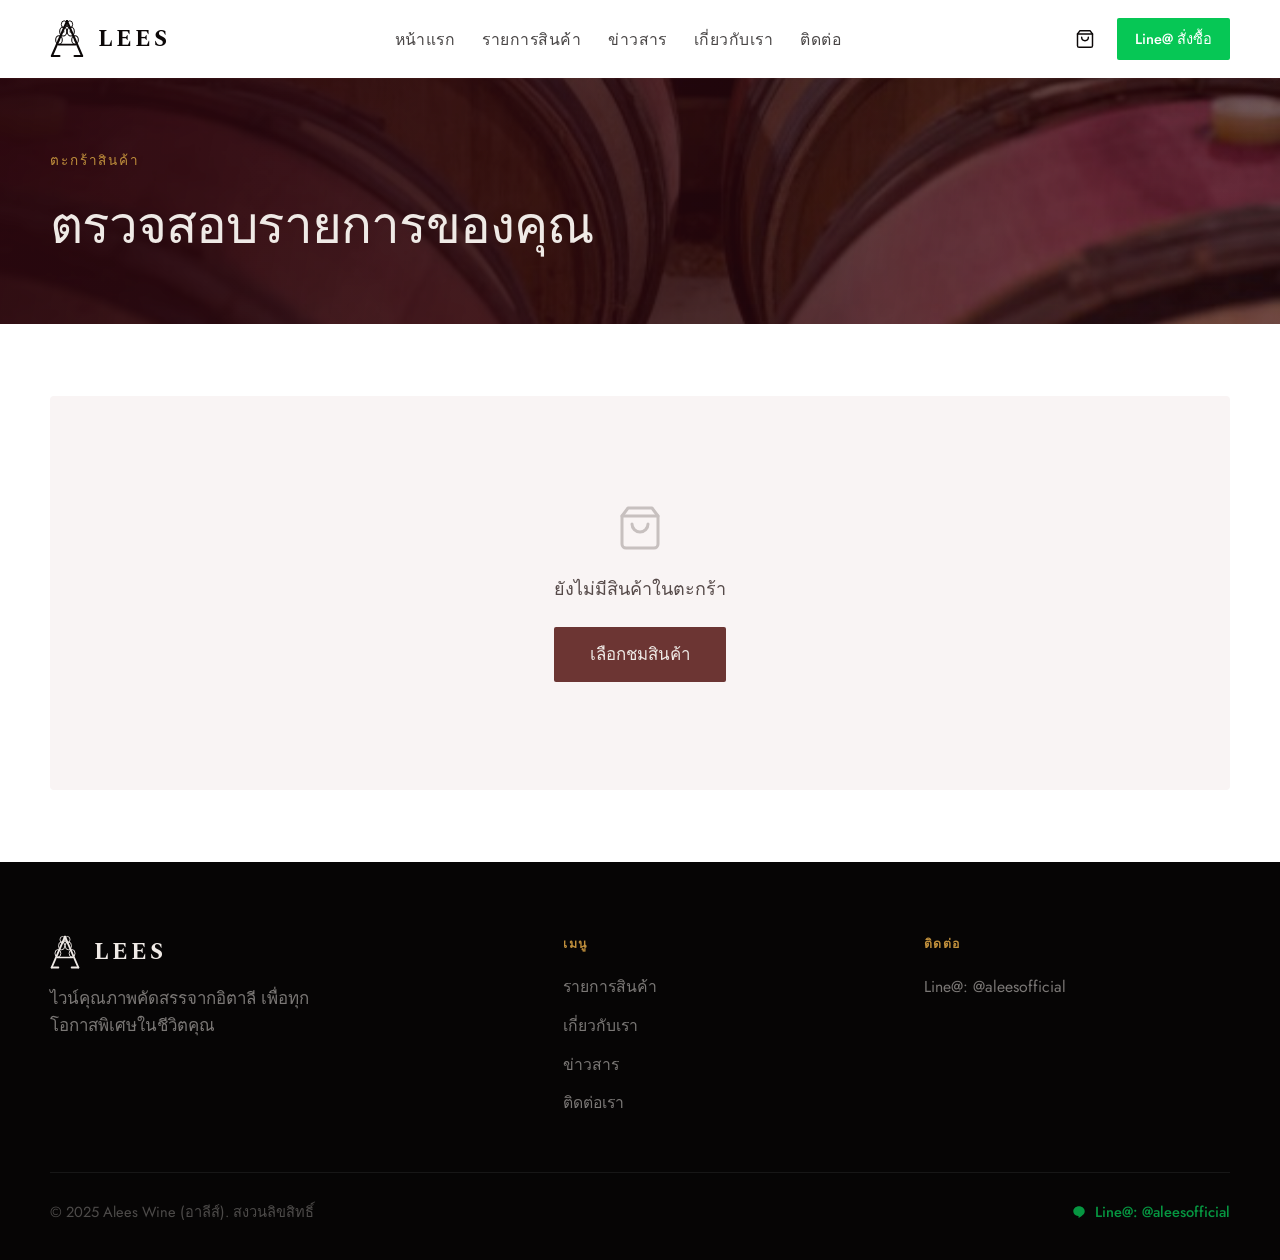
<file: cart.html>
<!DOCTYPE html>
<html lang="th">
<head>
  <meta charset="UTF-8">
  <meta name="viewport" content="width=device-width, initial-scale=1.0">
  <title>ตะกร้าสินค้า — Alees Wine Selection</title>
  <meta name="description" content="ตรวจสอบรายการไวน์ในตะกร้าของคุณก่อนส่งคำสั่งซื้อกับ Alees Wine">

  <link rel="preconnect" href="https://fonts.googleapis.com">
  <link rel="preconnect" href="https://fonts.gstatic.com" crossorigin>
  <link href="https://fonts.googleapis.com/css2?family=Spectral:ital,wght@0,300;0,400;0,600;0,700;1,300;1,400&family=Jost:wght@300;400;500;600&display=swap" rel="stylesheet">
  <link rel="stylesheet" href="assets/css/style.css">
</head>
<body>

  <!-- ─── Nav ─────────────────────────────────────────────────────── -->
  <nav class="nav" aria-label="เมนูหลัก">
    <div class="container nav__inner">
      <a href="index.html" class="nav__logo" aria-label="Alees Wine — หน้าแรก">
        <svg class="nav__logo-mark" viewBox="0 0 72 84" fill="none" aria-hidden="true">
          <line x1="36" y1="4"  x2="4"  y2="78" stroke="currentColor" stroke-width="4.5" stroke-linecap="round"/>
          <line x1="36" y1="4"  x2="68" y2="78" stroke="currentColor" stroke-width="4.5" stroke-linecap="round"/>
          <line x1="4"  y1="78" x2="20" y2="78" stroke="currentColor" stroke-width="4.5" stroke-linecap="round"/>
          <line x1="52" y1="78" x2="68" y2="78" stroke="currentColor" stroke-width="4.5" stroke-linecap="round"/>
          <line x1="18" y1="54" x2="54" y2="54" stroke="currentColor" stroke-width="3.5" stroke-linecap="round"/>
          <ellipse cx="28" cy="26" rx="7.5" ry="9.5" stroke="currentColor" stroke-width="2.2" fill="none"/>
          <ellipse cx="28" cy="26" rx="2.8" ry="3.5" fill="currentColor" opacity="0.55"/>
          <ellipse cx="19" cy="44" rx="7"   ry="9"   stroke="currentColor" stroke-width="2.2" fill="none"/>
          <ellipse cx="19" cy="44" rx="2.6" ry="3.2" fill="currentColor" opacity="0.55"/>
          <ellipse cx="44" cy="26" rx="7.5" ry="9.5" stroke="currentColor" stroke-width="2.2" fill="none"/>
          <ellipse cx="44" cy="26" rx="2.8" ry="3.5" fill="currentColor" opacity="0.55"/>
          <ellipse cx="53" cy="44" rx="7"   ry="9"   stroke="currentColor" stroke-width="2.2" fill="none"/>
          <ellipse cx="53" cy="44" rx="2.6" ry="3.2" fill="currentColor" opacity="0.55"/>
          <ellipse cx="30" cy="11" rx="6"   ry="7.5" stroke="currentColor" stroke-width="2"   fill="none"/>
          <ellipse cx="42" cy="11" rx="6"   ry="7.5" stroke="currentColor" stroke-width="2"   fill="none"/>
        </svg>
        <span class="nav__logo-word">LEES</span>
      </a>
      <ul class="nav__links" role="list">
        <li><a href="index.html">หน้าแรก</a></li>
        <li><a href="catalog.html">รายการสินค้า</a></li>
        <li><a href="news.html">ข่าวสาร</a></li>
        <li><a href="about.html">เกี่ยวกับเรา</a></li>
        <li><a href="contact.html">ติดต่อ</a></li>
      </ul>
      <div class="nav__actions">
        <a href="cart.html" class="nav__cart-btn" aria-label="ตะกร้าสินค้า" aria-current="page">
          <svg width="20" height="20" viewBox="0 0 24 24" fill="none" stroke="currentColor" stroke-width="1.75" stroke-linecap="round" stroke-linejoin="round" aria-hidden="true">
            <path d="M6 2L3 6v14a2 2 0 002 2h14a2 2 0 002-2V6l-3-4z"/>
            <line x1="3" y1="6" x2="21" y2="6"/>
            <path d="M16 10a4 4 0 01-8 0"/>
          </svg>
          <span class="nav__cart-badge" aria-live="polite"></span>
        </a>
        <a href="https://line.me/R/ti/p/@aleesofficial" class="nav__line-btn" target="_blank" rel="noopener noreferrer">Line@ สั่งซื้อ</a>
      </div>
    </div>
  </nav>

  <header class="page-header">
    <div class="page-header__bg" style="background-image: url('assets/img/page-headers/cart-header.jpg');"></div>
    <div class="container">
      <p class="page-header__kicker">ตะกร้าสินค้า</p>
      <h1 class="page-header__title">ตรวจสอบรายการของคุณ</h1>
    </div>
  </header>

  <section class="section">
    <div class="container">
      <div id="cart-root"></div>
    </div>
  </section>

  <!-- ─── Footer ───────────────────────────────────────────────────── -->
  <footer class="footer" role="contentinfo">
    <div class="container">
      <div class="footer__top">
        <div>
          <div class="footer__logo">
            <svg class="footer__logo-mark" viewBox="0 0 72 84" fill="none" aria-hidden="true">
              <line x1="36" y1="4"  x2="4"  y2="78" stroke="currentColor" stroke-width="4.5" stroke-linecap="round"/>
              <line x1="36" y1="4"  x2="68" y2="78" stroke="currentColor" stroke-width="4.5" stroke-linecap="round"/>
              <line x1="4"  y1="78" x2="20" y2="78" stroke="currentColor" stroke-width="4.5" stroke-linecap="round"/>
              <line x1="52" y1="78" x2="68" y2="78" stroke="currentColor" stroke-width="4.5" stroke-linecap="round"/>
              <line x1="18" y1="54" x2="54" y2="54" stroke="currentColor" stroke-width="3.5" stroke-linecap="round"/>
              <ellipse cx="28" cy="26" rx="7.5" ry="9.5" stroke="currentColor" stroke-width="2.2" fill="none"/>
              <ellipse cx="19" cy="44" rx="7"   ry="9"   stroke="currentColor" stroke-width="2.2" fill="none"/>
              <ellipse cx="44" cy="26" rx="7.5" ry="9.5" stroke="currentColor" stroke-width="2.2" fill="none"/>
              <ellipse cx="53" cy="44" rx="7"   ry="9"   stroke="currentColor" stroke-width="2.2" fill="none"/>
              <ellipse cx="30" cy="11" rx="6"   ry="7.5" stroke="currentColor" stroke-width="2"   fill="none"/>
              <ellipse cx="42" cy="11" rx="6"   ry="7.5" stroke="currentColor" stroke-width="2"   fill="none"/>
            </svg>
            <span class="footer__brand">LEES</span>
          </div>
          <p class="footer__tagline">ไวน์คุณภาพคัดสรรจากอิตาลี เพื่อทุกโอกาสพิเศษในชีวิตคุณ</p>
        </div>
        <nav aria-label="ลิงก์เมนู">
          <p class="footer__col-head">เมนู</p>
          <ul class="footer__list" role="list">
            <li><a href="catalog.html">รายการสินค้า</a></li>
            <li><a href="about.html">เกี่ยวกับเรา</a></li>
            <li><a href="news.html">ข่าวสาร</a></li>
            <li><a href="contact.html">ติดต่อเรา</a></li>
          </ul>
        </nav>
        <div>
          <p class="footer__col-head">ติดต่อ</p>
          <ul class="footer__list" role="list">
            <li><a href="https://line.me/R/ti/p/@aleesofficial" target="_blank" rel="noopener">Line@: @aleesofficial</a></li>
          </ul>
        </div>
      </div>
      <div class="footer__bottom">
        <p class="footer__copy">© 2025 Alees Wine (อาลีส์). สงวนลิขสิทธิ์</p>
        <a href="https://line.me/R/ti/p/@aleesofficial" class="footer__line-link" target="_blank" rel="noopener noreferrer">
          <svg width="14" height="14" viewBox="0 0 22 22" fill="none" aria-hidden="true">
            <path fill-rule="evenodd" clip-rule="evenodd" d="M11 2C6.03 2 2 5.478 2 9.75c0 3.804 3.178 6.984 7.496 7.635.292.064.69.194.79.448.091.23.06.59.029.822l-.128.778c-.039.235-.18.92.807.501.987-.42 5.323-3.134 7.265-5.364C19.561 12.842 20 11.35 20 9.75 20 5.478 15.97 2 11 2z" fill="#06C755"/>
          </svg>
          Line@: @aleesofficial
        </a>
      </div>
    </div>
  </footer>

  <script src="assets/js/site.js"></script>
  <script>
    function renderCart() {
      const root = document.getElementById('cart-root');
      const items = cartWithDetails();

      if (!items.length) {
        root.innerHTML = `
          <div class="cart-empty">
            <svg width="48" height="48" viewBox="0 0 24 24" fill="none" stroke="currentColor" stroke-width="1.5" stroke-linecap="round" stroke-linejoin="round">
              <path d="M6 2L3 6v14a2 2 0 002 2h14a2 2 0 002-2V6l-3-4z"/><line x1="3" y1="6" x2="21" y2="6"/><path d="M16 10a4 4 0 01-8 0"/>
            </svg>
            <p>ยังไม่มีสินค้าในตะกร้า</p>
            <a href="catalog.html" class="btn btn--solid">เลือกชมสินค้า</a>
          </div>`;
        return;
      }

      const total = cartTotal();
      root.innerHTML = `
        <div class="cart-layout">
          <div class="cart-list">
            ${items.map(item => `
              <div class="cart-row">
                <div class="cart-row__thumb">${productImgHTML(item)}</div>
                <div>
                  <p class="cart-row__brand">${item.brand}</p>
                  <h3 class="cart-row__name">${item.name}</h3>
                  <p class="cart-row__unit">${fmtPrice(item.price)} / ขวด</p>
                </div>
                <div class="cart-row__qty">
                  <button class="qty-btn" data-action="dec" data-id="${item.id}" aria-label="ลดจำนวน">−</button>
                  <span class="qty-num">${item.qty}</span>
                  <button class="qty-btn" data-action="inc" data-id="${item.id}" aria-label="เพิ่มจำนวน">+</button>
                </div>
                <div>
                  <p class="cart-row__price">${fmtPrice(item.price * item.qty)}</p>
                  <button class="cart-row__remove" data-action="remove" data-id="${item.id}">นำออก</button>
                </div>
              </div>`).join('')}
          </div>
          <aside class="cart-summary">
            <h2 class="cart-summary__title">สรุปรายการ</h2>
            <div class="cart-summary__row"><span>จำนวนสินค้า</span><span>${cartCount()} ขวด</span></div>
            <div class="cart-summary__total">
              <span>ยอดรวมทั้งหมด</span>
              <span class="cart-summary__total-amount">${fmtPrice(total)}</span>
            </div>
            <a href="order.html" class="btn btn--solid btn--full">ส่งคำสั่งซื้อ →</a>
            <p style="font-size:0.8125rem;color:var(--c-muted);margin-top:var(--sp-4);text-align:center;">ยังไม่มีการชำระเงิน — ทีมงานจะติดต่อกลับผ่าน Line เพื่อยืนยันและแจ้งขั้นตอนถัดไป</p>
          </aside>
        </div>`;

      root.querySelectorAll('[data-action]').forEach(btn => {
        btn.addEventListener('click', () => {
          const id = Number(btn.dataset.id);
          const action = btn.dataset.action;
          const current = getCart().find(i => i.id === id);

          if (action === 'remove') {
            const row = btn.closest('.cart-row');
            const reduced = window.matchMedia('(prefers-reduced-motion: reduce)').matches;
            if (row && !reduced) {
              row.style.overflow = 'hidden';
              row.style.maxHeight = row.offsetHeight + 'px';
              row.style.transition = 'opacity 260ms ease, transform 280ms ease, max-height 320ms ease 60ms, padding-block 320ms ease 60ms, margin-block 320ms ease 60ms';
              requestAnimationFrame(() => {
                row.style.opacity = '0';
                row.style.transform = 'translateX(18px)';
                row.style.maxHeight = '0px';
                row.style.paddingBlock = '0px';
                row.style.marginBlock = '0px';
              });
              setTimeout(() => { removeFromCart(id); renderCart(); }, 340);
              return;
            }
            removeFromCart(id); renderCart(); return;
          }

          if (action === 'inc') updateCartQty(id, (current ? current.qty : 0) + 1);
          else if (action === 'dec') updateCartQty(id, (current ? current.qty : 0) - 1);
          renderCart();
          const freshBtn = root.querySelector(`[data-id="${id}"]`);
          const num = freshBtn && freshBtn.closest('.cart-row') && freshBtn.closest('.cart-row').querySelector('.qty-num');
          if (num) {
            num.classList.add('pulse');
            requestAnimationFrame(() => requestAnimationFrame(() => num.classList.remove('pulse')));
          }
        });
      });
    }

    renderCart();
  </script>
</body>
</html>
</file>
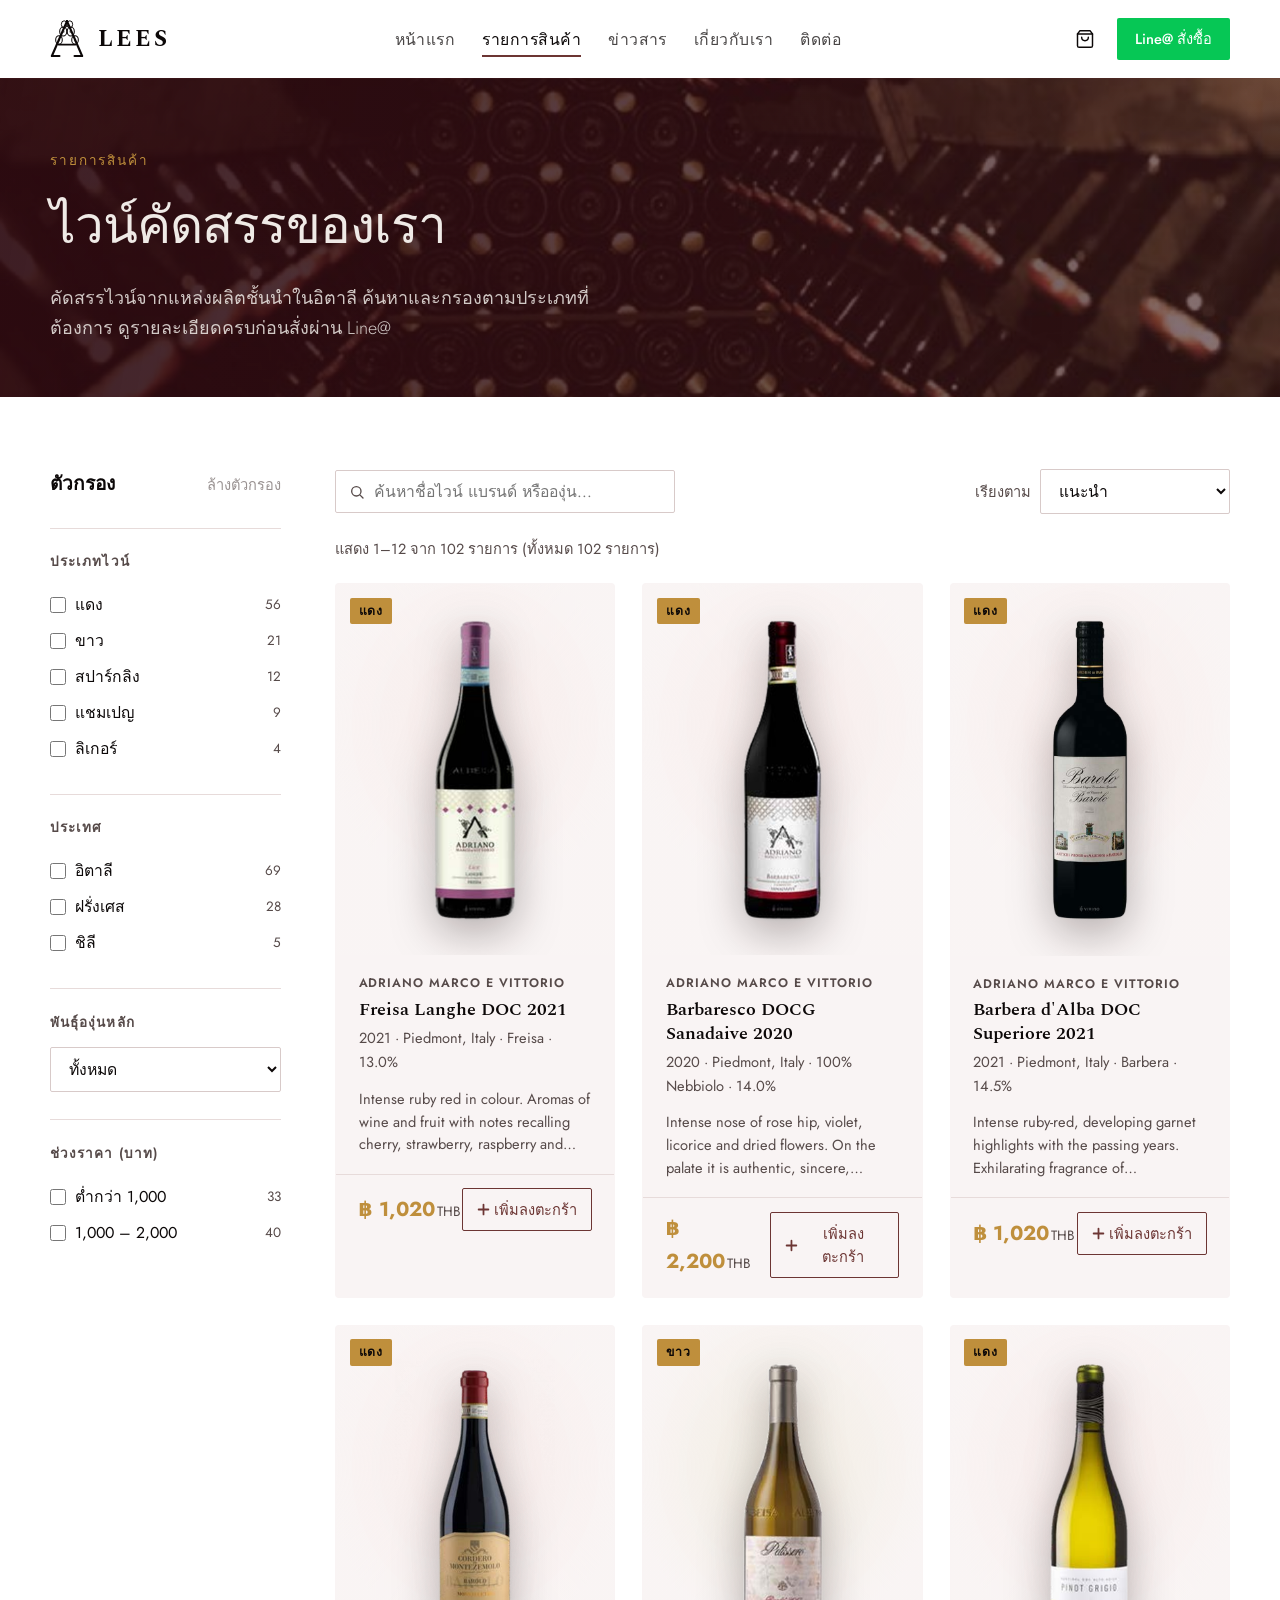
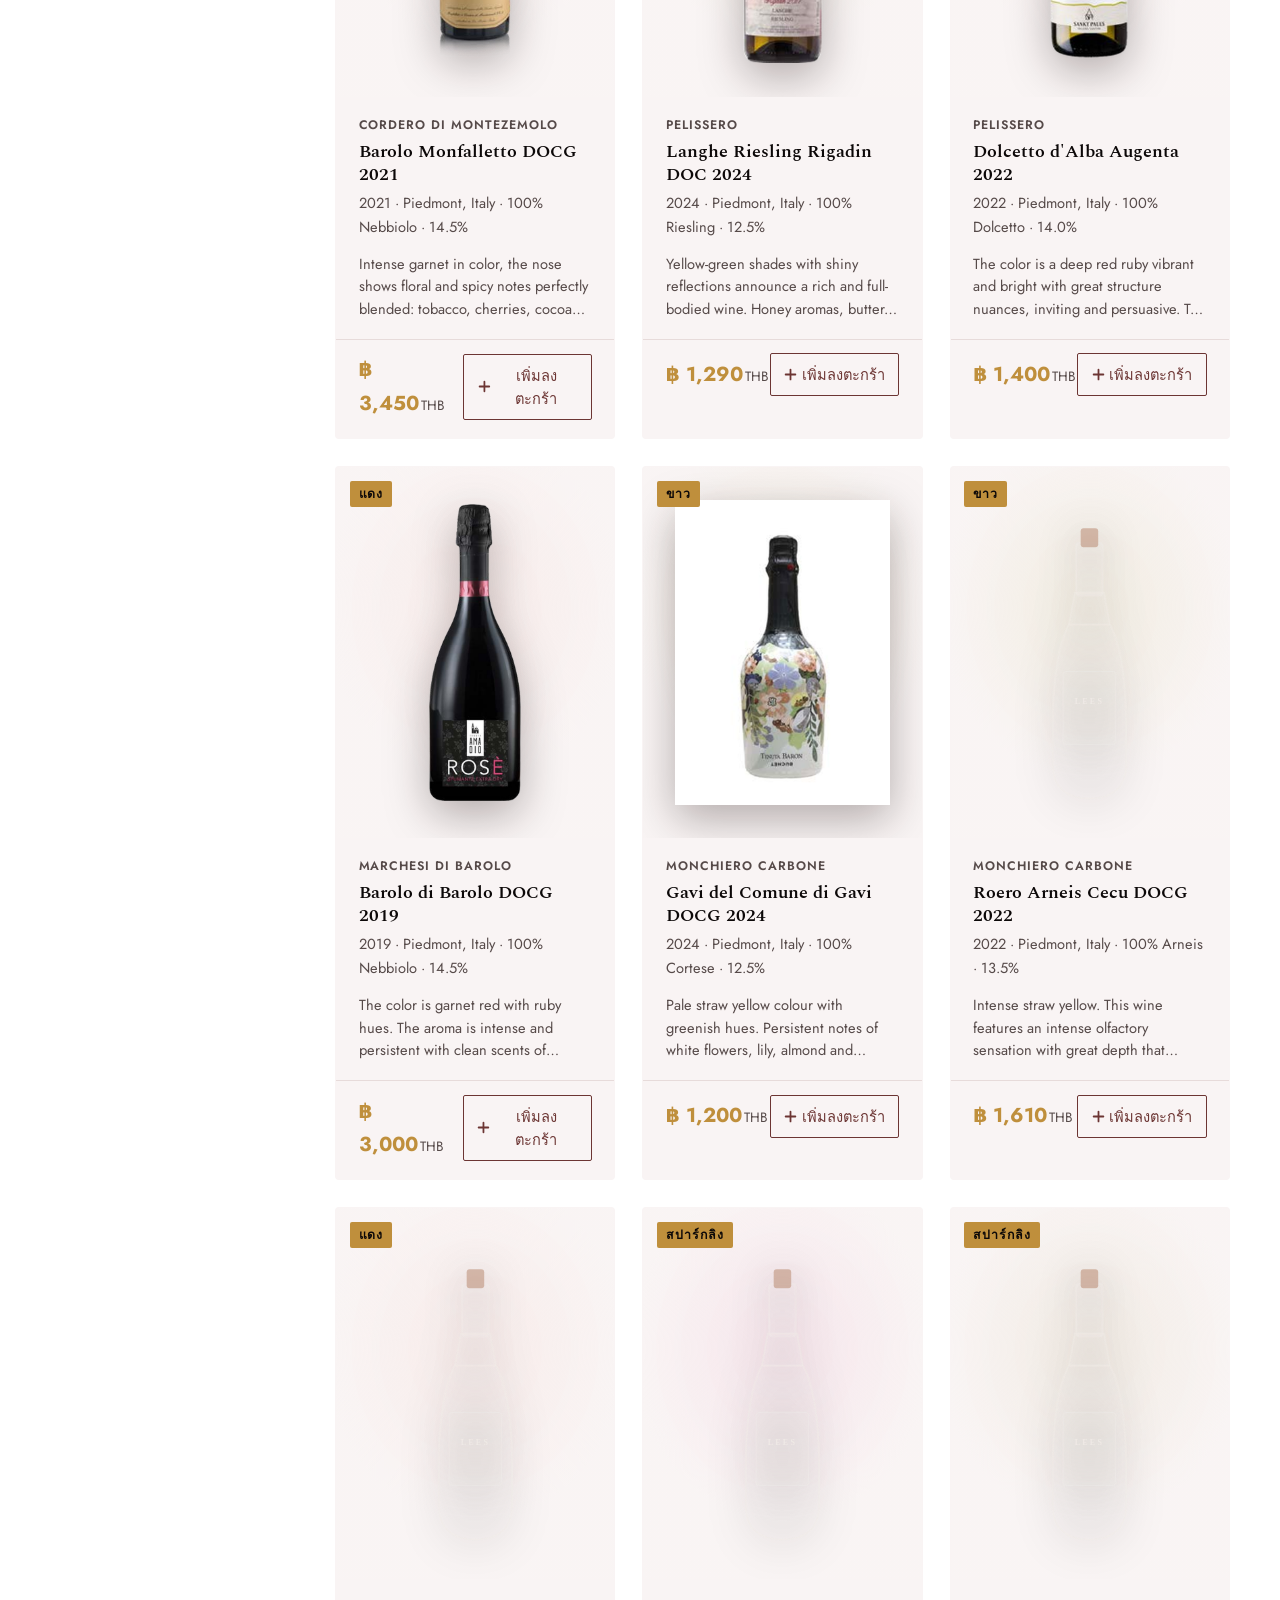
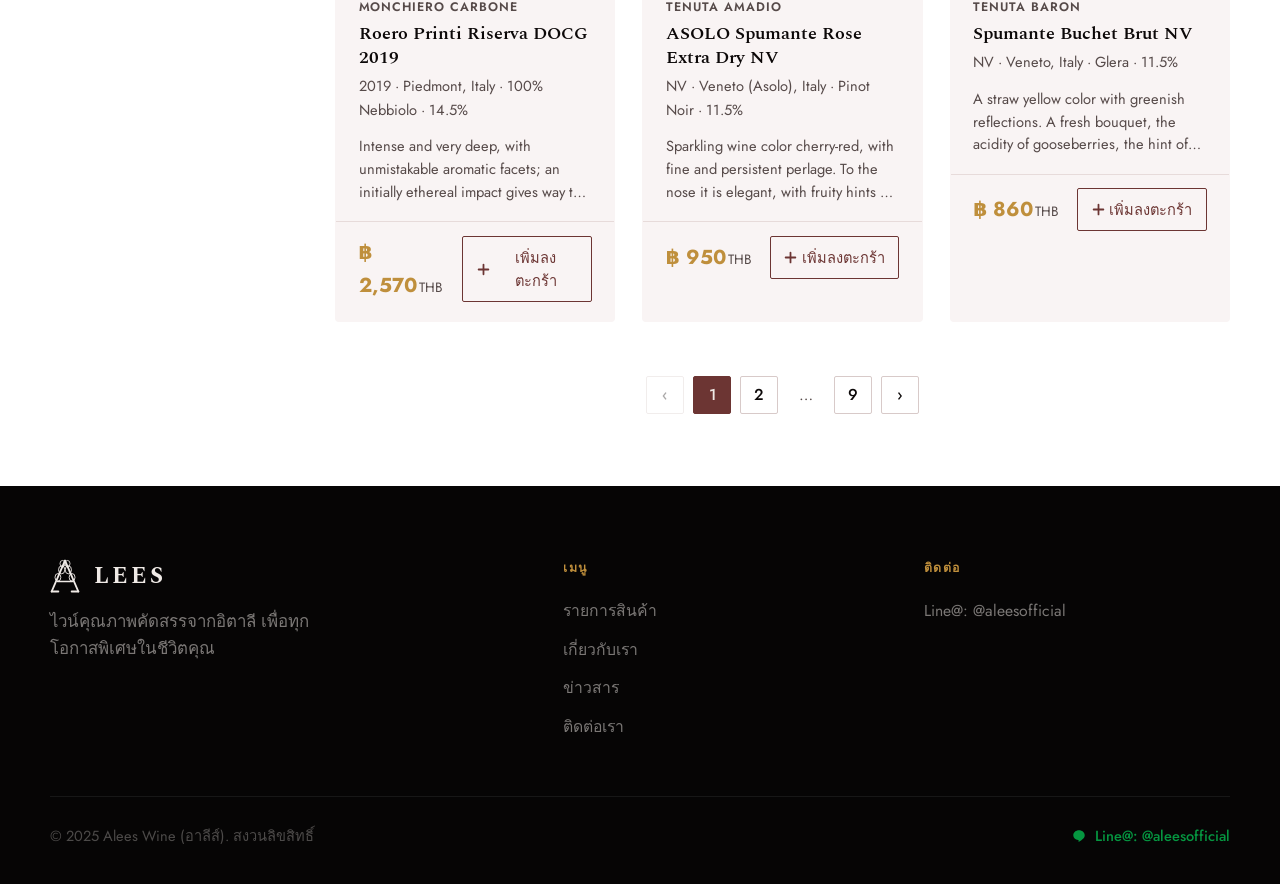
<file: catalog.html>
<!DOCTYPE html>
<html lang="th">
<head>
  <meta charset="UTF-8">
  <meta name="viewport" content="width=device-width, initial-scale=1.0">
  <title>รายการสินค้า — Alees Wine Selection</title>
  <meta name="description" content="เลือกชมไวน์คัดสรรจากอิตาลีทั้งหมดของ Alees ค้นหาและกรองตามประเภท พร้อมราคาและรายละเอียด">

  <link rel="preconnect" href="https://fonts.googleapis.com">
  <link rel="preconnect" href="https://fonts.gstatic.com" crossorigin>
  <link href="https://fonts.googleapis.com/css2?family=Spectral:ital,wght@0,300;0,400;0,600;0,700;1,300;1,400&family=Jost:wght@300;400;500;600&display=swap" rel="stylesheet">
  <link rel="stylesheet" href="assets/css/style.css">
</head>
<body>

  <!-- ─── Nav ─────────────────────────────────────────────────────── -->
  <nav class="nav" aria-label="เมนูหลัก">
    <div class="container nav__inner">
      <a href="index.html" class="nav__logo" aria-label="Alees Wine — หน้าแรก">
        <svg class="nav__logo-mark" viewBox="0 0 72 84" fill="none" aria-hidden="true">
          <line x1="36" y1="4"  x2="4"  y2="78" stroke="currentColor" stroke-width="4.5" stroke-linecap="round"/>
          <line x1="36" y1="4"  x2="68" y2="78" stroke="currentColor" stroke-width="4.5" stroke-linecap="round"/>
          <line x1="4"  y1="78" x2="20" y2="78" stroke="currentColor" stroke-width="4.5" stroke-linecap="round"/>
          <line x1="52" y1="78" x2="68" y2="78" stroke="currentColor" stroke-width="4.5" stroke-linecap="round"/>
          <line x1="18" y1="54" x2="54" y2="54" stroke="currentColor" stroke-width="3.5" stroke-linecap="round"/>
          <ellipse cx="28" cy="26" rx="7.5" ry="9.5" stroke="currentColor" stroke-width="2.2" fill="none"/>
          <ellipse cx="28" cy="26" rx="2.8" ry="3.5" fill="currentColor" opacity="0.55"/>
          <ellipse cx="19" cy="44" rx="7"   ry="9"   stroke="currentColor" stroke-width="2.2" fill="none"/>
          <ellipse cx="19" cy="44" rx="2.6" ry="3.2" fill="currentColor" opacity="0.55"/>
          <ellipse cx="44" cy="26" rx="7.5" ry="9.5" stroke="currentColor" stroke-width="2.2" fill="none"/>
          <ellipse cx="44" cy="26" rx="2.8" ry="3.5" fill="currentColor" opacity="0.55"/>
          <ellipse cx="53" cy="44" rx="7"   ry="9"   stroke="currentColor" stroke-width="2.2" fill="none"/>
          <ellipse cx="53" cy="44" rx="2.6" ry="3.2" fill="currentColor" opacity="0.55"/>
          <ellipse cx="30" cy="11" rx="6"   ry="7.5" stroke="currentColor" stroke-width="2"   fill="none"/>
          <ellipse cx="42" cy="11" rx="6"   ry="7.5" stroke="currentColor" stroke-width="2"   fill="none"/>
        </svg>
        <span class="nav__logo-word">LEES</span>
      </a>
      <ul class="nav__links" role="list">
        <li><a href="index.html">หน้าแรก</a></li>
        <li><a href="catalog.html" aria-current="page">รายการสินค้า</a></li>
        <li><a href="news.html">ข่าวสาร</a></li>
        <li><a href="about.html">เกี่ยวกับเรา</a></li>
        <li><a href="contact.html">ติดต่อ</a></li>
      </ul>
      <div class="nav__actions">
        <a href="cart.html" class="nav__cart-btn" aria-label="ตะกร้าสินค้า">
          <svg width="20" height="20" viewBox="0 0 24 24" fill="none" stroke="currentColor" stroke-width="1.75" stroke-linecap="round" stroke-linejoin="round" aria-hidden="true">
            <path d="M6 2L3 6v14a2 2 0 002 2h14a2 2 0 002-2V6l-3-4z"/>
            <line x1="3" y1="6" x2="21" y2="6"/>
            <path d="M16 10a4 4 0 01-8 0"/>
          </svg>
          <span class="nav__cart-badge" aria-live="polite"></span>
        </a>
        <a href="https://line.me/R/ti/p/@aleesofficial" class="nav__line-btn" target="_blank" rel="noopener noreferrer">Line@ สั่งซื้อ</a>
      </div>
    </div>
  </nav>

  <!-- ─── Page Header ──────────────────────────────────────────────── -->
  <header class="page-header">
    <div class="page-header__bg" style="background-image: url('assets/img/page-headers/catalog-header.jpg');"></div>
    <div class="container">
      <p class="page-header__kicker">รายการสินค้า</p>
      <h1 class="page-header__title">ไวน์คัดสรรของเรา</h1>
      <p class="page-header__sub">คัดสรรไวน์จากแหล่งผลิตชั้นนำในอิตาลี ค้นหาและกรองตามประเภทที่ต้องการ ดูรายละเอียดครบก่อนสั่งผ่าน Line@</p>
    </div>
  </header>

  <!-- ─── Catalog ─────────────────────────────────────────────────── -->
  <section class="section">
    <div class="container catalog-layout">
      <aside class="filters-sidebar" id="filters-sidebar" aria-label="ตัวกรองสินค้า"></aside>

      <div class="catalog-main">
        <div class="catalog__tools">
          <button type="button" class="filters-toggle-btn" id="filters-toggle" aria-expanded="false" aria-controls="filters-sidebar">
            <svg width="15" height="15" viewBox="0 0 24 24" fill="none" stroke="currentColor" stroke-width="2" stroke-linecap="round" stroke-linejoin="round" aria-hidden="true"><line x1="4" y1="6" x2="20" y2="6"/><line x1="7" y1="12" x2="17" y2="12"/><line x1="10" y1="18" x2="14" y2="18"/></svg>
            ตัวกรอง
            <span class="filters-toggle-btn__count" id="filters-toggle-count"></span>
          </button>
          <div class="search-box">
            <svg width="16" height="16" viewBox="0 0 24 24" fill="none" stroke="currentColor" stroke-width="2" stroke-linecap="round" aria-hidden="true"><circle cx="11" cy="11" r="7"/><line x1="21" y1="21" x2="16.65" y2="16.65"/></svg>
            <input type="search" id="search-input" placeholder="ค้นหาชื่อไวน์ แบรนด์ หรือองุ่น..." aria-label="ค้นหาสินค้า">
          </div>
          <div class="sort-box">
            <label for="sort-select" class="sort-box__label">เรียงตาม</label>
            <select id="sort-select" class="filter-select">
              <option value="">แนะนำ</option>
              <option value="price-asc">ราคา: ต่ำ → สูง</option>
              <option value="price-desc">ราคา: สูง → ต่ำ</option>
              <option value="rating-desc">คะแนน Vivino สูงสุด</option>
              <option value="vintage-desc">ปีที่ผลิต ใหม่สุด</option>
            </select>
          </div>
        </div>
        <p class="catalog__result-count" id="result-count" aria-live="polite"></p>
        <div class="catalog__grid" id="catalog-grid" aria-live="polite"></div>
        <p class="catalog__empty" id="catalog-empty" style="display:none;">ไม่พบสินค้าที่ตรงกับการค้นหา ลองเปลี่ยนคำค้นหาหรือตัวกรอง</p>
        <nav class="pagination" id="pagination" aria-label="เปลี่ยนหน้าสินค้า"></nav>
      </div>
    </div>
  </section>

  <!-- ─── Footer ───────────────────────────────────────────────────── -->
  <footer class="footer" role="contentinfo">
    <div class="container">
      <div class="footer__top">
        <div>
          <div class="footer__logo">
            <svg class="footer__logo-mark" viewBox="0 0 72 84" fill="none" aria-hidden="true">
              <line x1="36" y1="4"  x2="4"  y2="78" stroke="currentColor" stroke-width="4.5" stroke-linecap="round"/>
              <line x1="36" y1="4"  x2="68" y2="78" stroke="currentColor" stroke-width="4.5" stroke-linecap="round"/>
              <line x1="4"  y1="78" x2="20" y2="78" stroke="currentColor" stroke-width="4.5" stroke-linecap="round"/>
              <line x1="52" y1="78" x2="68" y2="78" stroke="currentColor" stroke-width="4.5" stroke-linecap="round"/>
              <line x1="18" y1="54" x2="54" y2="54" stroke="currentColor" stroke-width="3.5" stroke-linecap="round"/>
              <ellipse cx="28" cy="26" rx="7.5" ry="9.5" stroke="currentColor" stroke-width="2.2" fill="none"/>
              <ellipse cx="19" cy="44" rx="7"   ry="9"   stroke="currentColor" stroke-width="2.2" fill="none"/>
              <ellipse cx="44" cy="26" rx="7.5" ry="9.5" stroke="currentColor" stroke-width="2.2" fill="none"/>
              <ellipse cx="53" cy="44" rx="7"   ry="9"   stroke="currentColor" stroke-width="2.2" fill="none"/>
              <ellipse cx="30" cy="11" rx="6"   ry="7.5" stroke="currentColor" stroke-width="2"   fill="none"/>
              <ellipse cx="42" cy="11" rx="6"   ry="7.5" stroke="currentColor" stroke-width="2"   fill="none"/>
            </svg>
            <span class="footer__brand">LEES</span>
          </div>
          <p class="footer__tagline">ไวน์คุณภาพคัดสรรจากอิตาลี เพื่อทุกโอกาสพิเศษในชีวิตคุณ</p>
        </div>
        <nav aria-label="ลิงก์เมนู">
          <p class="footer__col-head">เมนู</p>
          <ul class="footer__list" role="list">
            <li><a href="catalog.html">รายการสินค้า</a></li>
            <li><a href="about.html">เกี่ยวกับเรา</a></li>
            <li><a href="news.html">ข่าวสาร</a></li>
            <li><a href="contact.html">ติดต่อเรา</a></li>
          </ul>
        </nav>
        <div>
          <p class="footer__col-head">ติดต่อ</p>
          <ul class="footer__list" role="list">
            <li><a href="https://line.me/R/ti/p/@aleesofficial" target="_blank" rel="noopener">Line@: @aleesofficial</a></li>
          </ul>
        </div>
      </div>
      <div class="footer__bottom">
        <p class="footer__copy">© 2025 Alees Wine (อาลีส์). สงวนลิขสิทธิ์</p>
        <a href="https://line.me/R/ti/p/@aleesofficial" class="footer__line-link" target="_blank" rel="noopener noreferrer">
          <svg width="14" height="14" viewBox="0 0 22 22" fill="none" aria-hidden="true">
            <path fill-rule="evenodd" clip-rule="evenodd" d="M11 2C6.03 2 2 5.478 2 9.75c0 3.804 3.178 6.984 7.496 7.635.292.064.69.194.79.448.091.23.06.59.029.822l-.128.778c-.039.235-.18.92.807.501.987-.42 5.323-3.134 7.265-5.364C19.561 12.842 20 11.35 20 9.75 20 5.478 15.97 2 11 2z" fill="#06C755"/>
          </svg>
          Line@: @aleesofficial
        </a>
      </div>
    </div>
  </footer>

  <script src="assets/js/site.js"></script>
  <script>
    /* Filter groups are read straight from the catalog data (site.js consts),
       so the sidebar always reflects what's actually filterable in the sheet. */
    const RANGE_GROUPS = [
      { key: 'body',      title: 'น้ำหนักตัว (Body)' },
      { key: 'sweetness', title: 'ความหวาน (Sweetness)' },
      { key: 'acidity',   title: 'ความสดชื่น (Acidity)' },
      { key: 'tannin',    title: 'แทนนิน (Tannin)' }
    ];
    const RANGE_MIN = 1, RANGE_MAX = 5;

    const PAGE_SIZE = 12;

    const SORTERS = {
      'price-asc':    (a, b) => a.price - b.price,
      'price-desc':   (a, b) => b.price - a.price,
      'rating-desc':  (a, b) => (b.vivino ?? -1) - (a.vivino ?? -1),
      'vintage-desc': (a, b) => (Number(b.vintage) || 0) - (Number(a.vintage) || 0)
    };

    const state = {
      types: new Set(),
      countries: new Set(),
      priceBands: new Set(),
      grape: '',
      rating: '',
      search: '',
      sort: '',
      page: 1
    };
    RANGE_GROUPS.forEach(g => { state[g.key] = { min: RANGE_MIN, max: RANGE_MAX }; });

    const urlType = new URLSearchParams(location.search).get('type');
    if (Object.keys(TYPE_TH).includes(urlType)) state.types.add(urlType);

    function checkGroupHTML(groupKey, options) {
      return options.map(o => `
        <label class="filter-check">
          <input type="checkbox" data-group="${groupKey}" value="${o.value}">
          <span>${o.label}</span>
          <span class="filter-check__count" data-count="${groupKey}:${o.value}"></span>
        </label>`).join('');
    }

    function radioGroupHTML(groupKey, options) {
      return options.map(o => `
        <label class="filter-check">
          <input type="radio" name="${groupKey}" data-group="${groupKey}" value="${o.value}">
          <span>${o.label}</span>
        </label>`).join('');
    }

    function rangeSliderHTML(g) {
      return `
        <div class="filter-group">
          <p class="filter-group__title">${g.title}</p>
          <div class="range-slider" data-key="${g.key}">
            <div class="range-slider__track"><div class="range-slider__fill"></div></div>
            <input type="range" min="${RANGE_MIN}" max="${RANGE_MAX}" step="1" value="${RANGE_MIN}" class="range-slider__input" data-thumb="min" aria-label="${g.title} ต่ำสุด">
            <input type="range" min="${RANGE_MIN}" max="${RANGE_MAX}" step="1" value="${RANGE_MAX}" class="range-slider__input" data-thumb="max" aria-label="${g.title} สูงสุด">
          </div>
          <div class="range-slider__labels">
            <span class="range-slider__value" data-range-min="${g.key}">${RANGE_MIN}</span>
            <span class="range-slider__value" data-range-max="${g.key}">${RANGE_MAX}</span>
          </div>
        </div>`;
    }

    function initRangeSliders() {
      RANGE_GROUPS.forEach(g => {
        const wrap = document.querySelector(`.range-slider[data-key="${g.key}"]`);
        const minInput = wrap.querySelector('[data-thumb="min"]');
        const maxInput = wrap.querySelector('[data-thumb="max"]');
        const fill = wrap.querySelector('.range-slider__fill');
        const minLabel = document.querySelector(`[data-range-min="${g.key}"]`);
        const maxLabel = document.querySelector(`[data-range-max="${g.key}"]`);

        function update() {
          const lo = Number(minInput.value), hi = Number(maxInput.value);
          const span = RANGE_MAX - RANGE_MIN;
          fill.style.left = ((lo - RANGE_MIN) / span) * 100 + '%';
          fill.style.width = ((hi - lo) / span) * 100 + '%';
          minLabel.textContent = lo;
          maxLabel.textContent = hi;
          state[g.key] = { min: lo, max: hi };
        }

        minInput.addEventListener('input', () => {
          if (Number(minInput.value) > Number(maxInput.value)) minInput.value = maxInput.value;
          update();
          renderCatalog();
        });
        maxInput.addEventListener('input', () => {
          if (Number(maxInput.value) < Number(minInput.value)) maxInput.value = minInput.value;
          update();
          renderCatalog();
        });

        update();
      });
    }

    function renderSidebar() {
      const typeOptions = Object.entries(TYPE_TH).map(([value, label]) => ({ value, label }));
      const countryOptions = Object.entries(COUNTRY_TH).map(([value, label]) => ({ value, label }));
      const priceOptions = PRICE_BANDS.map(b => ({ value: b.id, label: b.label }));
      const ratingOptions = [{ value: '', label: 'ทั้งหมด' }, ...RATING_BANDS.map(b => ({ value: b.id, label: b.label }))];

      document.getElementById('filters-sidebar').innerHTML = `
        <div class="filters-sidebar__head">
          <h2 class="filters-sidebar__title">ตัวกรอง</h2>
          <button type="button" id="clear-filters" class="filters-clear">ล้างตัวกรอง</button>
        </div>
        <div class="filter-group">
          <p class="filter-group__title">ประเภทไวน์</p>
          ${checkGroupHTML('types', typeOptions)}
        </div>
        <div class="filter-group">
          <p class="filter-group__title">ประเทศ</p>
          ${checkGroupHTML('countries', countryOptions)}
        </div>
        <div class="filter-group">
          <p class="filter-group__title">พันธุ์องุ่นหลัก</p>
          <select id="f-grape" class="filter-select" data-group="grape">
            <option value="">ทั้งหมด</option>
            ${GRAPES.map(g => `<option value="${g}">${g}</option>`).join('')}
          </select>
        </div>
        <div class="filter-group">
          <p class="filter-group__title">ช่วงราคา (บาท)</p>
          ${checkGroupHTML('priceBands', priceOptions)}
        </div>
        ${RANGE_GROUPS.map(rangeSliderHTML).join('')}
        <div class="filter-group">
          <p class="filter-group__title">คะแนน Vivino</p>
          ${radioGroupHTML('rating', ratingOptions)}
        </div>`;

      document.querySelector('input[data-group="rating"][value=""]').checked = true;
      state.types.forEach(v => {
        const el = document.querySelector(`input[data-group="types"][value="${v}"]`);
        if (el) el.checked = true;
      });

      initRangeSliders();
      document.getElementById('filters-sidebar').addEventListener('change', onFilterChange);
      document.getElementById('clear-filters').addEventListener('click', clearFilters);
    }

    function onFilterChange(e) {
      const el = e.target;
      const group = el.dataset.group;
      if (!group) return;
      if (el.type === 'checkbox') {
        el.checked ? state[group].add(el.value) : state[group].delete(el.value);
      } else {
        state[group] = el.value;
      }
      state.page = 1;
      renderCatalog();
    }

    function clearFilters() {
      state.types.clear();
      state.countries.clear();
      state.priceBands.clear();
      state.grape = '';
      state.rating = '';
      state.search = '';
      state.page = 1;
      document.querySelectorAll('#filters-sidebar input[type="checkbox"]').forEach(cb => cb.checked = false);
      document.querySelectorAll('#filters-sidebar input[type="radio"]').forEach(r => r.checked = r.value === '');
      document.getElementById('f-grape').value = '';
      document.getElementById('search-input').value = '';
      RANGE_GROUPS.forEach(g => {
        const wrap = document.querySelector(`.range-slider[data-key="${g.key}"]`);
        wrap.querySelector('[data-thumb="min"]').value = RANGE_MIN;
        wrap.querySelector('[data-thumb="max"]').value = RANGE_MAX;
      });
      initRangeSliders();
      renderCatalog();
    }

    /* skip: group key to exclude from the check, used to compute facet counts
       against "everything else currently selected" rather than the raw catalog. */
    function matchesFilters(w, skip) {
      if (skip !== 'types' && state.types.size && !state.types.has(w.type)) return false;
      if (skip !== 'countries' && state.countries.size && !state.countries.has(w.country)) return false;
      if (skip !== 'grape' && state.grape && w.grapeMain !== state.grape) return false;
      if (skip !== 'priceBands' && state.priceBands.size) {
        const inBand = [...state.priceBands].some(id => PRICE_BANDS.find(b => b.id === id).test(w.price));
        if (!inBand) return false;
      }
      if (skip !== 'rating' && state.rating) {
        if (!RATING_BANDS.find(b => b.id === state.rating).test(w.vivino)) return false;
      }
      for (const g of RANGE_GROUPS) {
        if (skip === g.key) continue;
        const r = state[g.key];
        if (r.min === RANGE_MIN && r.max === RANGE_MAX) continue;
        const v = w[g.key];
        if (v === null || v < r.min || v > r.max) return false;
      }
      const q = state.search.trim().toLowerCase();
      if (q && ![w.name, w.brand, w.grape, w.region, w.country].join(' ').toLowerCase().includes(q)) return false;
      return true;
    }

    function updateCounts() {
      Object.keys(TYPE_TH).forEach(v => {
        const el = document.querySelector(`[data-count="types:${v}"]`);
        if (el) el.textContent = WINES.filter(w => matchesFilters(w, 'types') && w.type === v).length;
      });
      Object.keys(COUNTRY_TH).forEach(v => {
        const el = document.querySelector(`[data-count="countries:${v}"]`);
        if (el) el.textContent = WINES.filter(w => matchesFilters(w, 'countries') && w.country === v).length;
      });
      PRICE_BANDS.forEach(b => {
        const el = document.querySelector(`[data-count="priceBands:${b.id}"]`);
        if (el) el.textContent = WINES.filter(w => matchesFilters(w, 'priceBands') && b.test(w.price)).length;
      });
    }

    function updateToggleState() {
      const rangesActive = RANGE_GROUPS.filter(g => state[g.key].min !== RANGE_MIN || state[g.key].max !== RANGE_MAX).length;
      const n = state.types.size + state.countries.size + state.priceBands.size + rangesActive
        + (state.grape ? 1 : 0) + (state.rating ? 1 : 0);
      const badge = document.getElementById('filters-toggle-count');
      badge.textContent = n;
      badge.style.display = n ? 'inline-flex' : 'none';
      document.getElementById('clear-filters').disabled = n === 0 && !state.search;
    }

    /* Page numbers with ellipsis: always show first/last, a window around
       the current page, and collapse the rest so long catalogs don't turn
       the pager into a wall of buttons. */
    function pageNumbers(current, total) {
      const pages = new Set([1, total, current, current - 1, current + 1]);
      return [...pages].filter(p => p >= 1 && p <= total).sort((a, b) => a - b);
    }

    function paginationHTML(current, total) {
      if (total <= 1) return '';
      const nums = pageNumbers(current, total);
      let html = `<button type="button" class="pagination__btn" data-nav data-page="${current - 1}" ${current === 1 ? 'disabled' : ''} aria-label="หน้าก่อนหน้า">‹</button>`;
      nums.forEach((p, i) => {
        if (i > 0 && p - nums[i - 1] > 1) html += `<span class="pagination__ellipsis">…</span>`;
        html += `<button type="button" class="pagination__btn ${p === current ? 'is-current' : ''}" data-page-num data-page="${p}" ${p === current ? 'aria-current="page"' : ''}>${p}</button>`;
      });
      html += `<button type="button" class="pagination__btn" data-nav data-page="${current + 1}" ${current === total ? 'disabled' : ''} aria-label="หน้าถัดไป">›</button>`;
      return html;
    }

    function goToPage(page) {
      state.page = page;
      renderCatalog();
      document.querySelector('.catalog-main').scrollIntoView({ behavior: 'smooth', block: 'start' });
    }

    function renderCatalog() {
      const grid = document.getElementById('catalog-grid');
      const empty = document.getElementById('catalog-empty');
      const pagination = document.getElementById('pagination');
      const list = WINES.filter(w => matchesFilters(w, null));
      const sorter = SORTERS[state.sort];
      if (sorter) list.sort(sorter);

      const totalPages = Math.max(1, Math.ceil(list.length / PAGE_SIZE));
      state.page = Math.min(Math.max(1, state.page), totalPages);
      const start = (state.page - 1) * PAGE_SIZE;
      const pageList = list.slice(start, start + PAGE_SIZE);

      grid.innerHTML = pageList.map(wineCardHTML).join('');
      empty.style.display = list.length ? 'none' : 'block';
      pagination.innerHTML = paginationHTML(state.page, totalPages);
      document.getElementById('result-count').textContent = list.length
        ? `แสดง ${start + 1}–${start + pageList.length} จาก ${list.length} รายการ (ทั้งหมด ${WINES.length} รายการ)`
        : `พบ 0 รายการ จากทั้งหมด ${WINES.length} รายการ`;
      updateCounts();
      updateToggleState();
    }

    document.getElementById('pagination').addEventListener('click', e => {
      const btn = e.target.closest('button[data-page]');
      if (!btn || btn.disabled || btn.classList.contains('is-current')) return;
      goToPage(Number(btn.dataset.page));
    });

    document.getElementById('search-input').addEventListener('input', e => {
      state.search = e.target.value;
      state.page = 1;
      renderCatalog();
    });

    document.getElementById('sort-select').addEventListener('change', e => {
      state.sort = e.target.value;
      state.page = 1;
      renderCatalog();
    });

    document.getElementById('filters-toggle').addEventListener('click', () => {
      const sidebar = document.getElementById('filters-sidebar');
      const open = sidebar.classList.toggle('is-open');
      document.getElementById('filters-toggle').setAttribute('aria-expanded', String(open));
    });

    renderSidebar();
    renderCatalog();
  </script>
</body>
</html>
</file>
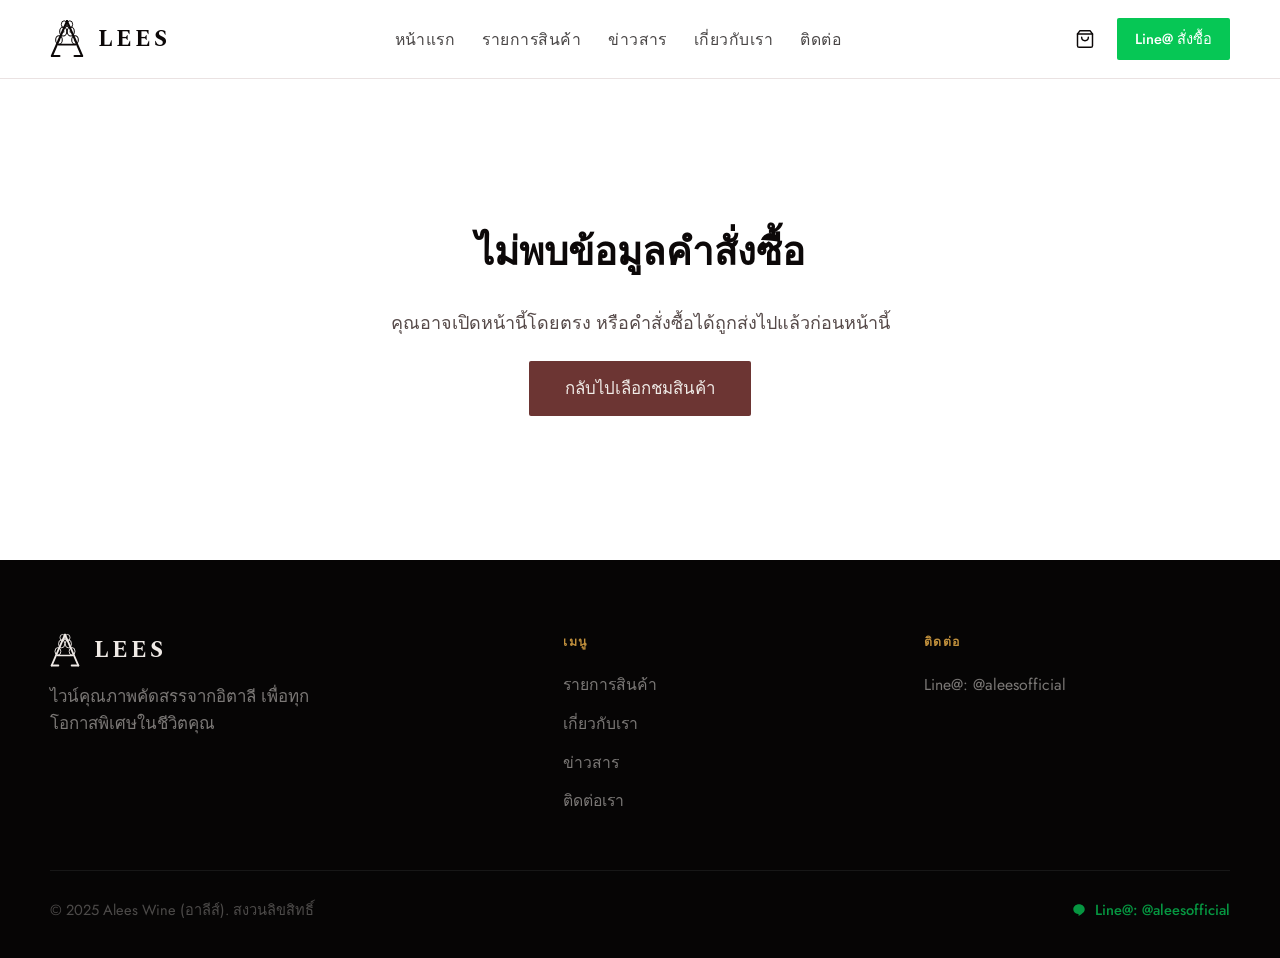
<file: confirmation.html>
<!DOCTYPE html>
<html lang="th">
<head>
  <meta charset="UTF-8">
  <meta name="viewport" content="width=device-width, initial-scale=1.0">
  <title>ส่งคำสั่งซื้อสำเร็จ — Alees Wine Selection</title>
  <meta name="description" content="ขอบคุณสำหรับคำสั่งซื้อ ทีมงาน Alees จะติดต่อกลับผ่าน Line เร็ว ๆ นี้">

  <link rel="preconnect" href="https://fonts.googleapis.com">
  <link rel="preconnect" href="https://fonts.gstatic.com" crossorigin>
  <link href="https://fonts.googleapis.com/css2?family=Spectral:ital,wght@0,300;0,400;0,600;0,700;1,300;1,400&family=Jost:wght@300;400;500;600&display=swap" rel="stylesheet">
  <link rel="stylesheet" href="assets/css/style.css">
</head>
<body>

  <!-- ─── Nav ─────────────────────────────────────────────────────── -->
  <nav class="nav" aria-label="เมนูหลัก">
    <div class="container nav__inner">
      <a href="index.html" class="nav__logo" aria-label="Alees Wine — หน้าแรก">
        <svg class="nav__logo-mark" viewBox="0 0 72 84" fill="none" aria-hidden="true">
          <line x1="36" y1="4"  x2="4"  y2="78" stroke="currentColor" stroke-width="4.5" stroke-linecap="round"/>
          <line x1="36" y1="4"  x2="68" y2="78" stroke="currentColor" stroke-width="4.5" stroke-linecap="round"/>
          <line x1="4"  y1="78" x2="20" y2="78" stroke="currentColor" stroke-width="4.5" stroke-linecap="round"/>
          <line x1="52" y1="78" x2="68" y2="78" stroke="currentColor" stroke-width="4.5" stroke-linecap="round"/>
          <line x1="18" y1="54" x2="54" y2="54" stroke="currentColor" stroke-width="3.5" stroke-linecap="round"/>
          <ellipse cx="28" cy="26" rx="7.5" ry="9.5" stroke="currentColor" stroke-width="2.2" fill="none"/>
          <ellipse cx="28" cy="26" rx="2.8" ry="3.5" fill="currentColor" opacity="0.55"/>
          <ellipse cx="19" cy="44" rx="7"   ry="9"   stroke="currentColor" stroke-width="2.2" fill="none"/>
          <ellipse cx="19" cy="44" rx="2.6" ry="3.2" fill="currentColor" opacity="0.55"/>
          <ellipse cx="44" cy="26" rx="7.5" ry="9.5" stroke="currentColor" stroke-width="2.2" fill="none"/>
          <ellipse cx="44" cy="26" rx="2.8" ry="3.5" fill="currentColor" opacity="0.55"/>
          <ellipse cx="53" cy="44" rx="7"   ry="9"   stroke="currentColor" stroke-width="2.2" fill="none"/>
          <ellipse cx="53" cy="44" rx="2.6" ry="3.2" fill="currentColor" opacity="0.55"/>
          <ellipse cx="30" cy="11" rx="6"   ry="7.5" stroke="currentColor" stroke-width="2"   fill="none"/>
          <ellipse cx="42" cy="11" rx="6"   ry="7.5" stroke="currentColor" stroke-width="2"   fill="none"/>
        </svg>
        <span class="nav__logo-word">LEES</span>
      </a>
      <ul class="nav__links" role="list">
        <li><a href="index.html">หน้าแรก</a></li>
        <li><a href="catalog.html">รายการสินค้า</a></li>
        <li><a href="news.html">ข่าวสาร</a></li>
        <li><a href="about.html">เกี่ยวกับเรา</a></li>
        <li><a href="contact.html">ติดต่อ</a></li>
      </ul>
      <div class="nav__actions">
        <a href="cart.html" class="nav__cart-btn" aria-label="ตะกร้าสินค้า">
          <svg width="20" height="20" viewBox="0 0 24 24" fill="none" stroke="currentColor" stroke-width="1.75" stroke-linecap="round" stroke-linejoin="round" aria-hidden="true">
            <path d="M6 2L3 6v14a2 2 0 002 2h14a2 2 0 002-2V6l-3-4z"/>
            <line x1="3" y1="6" x2="21" y2="6"/>
            <path d="M16 10a4 4 0 01-8 0"/>
          </svg>
          <span class="nav__cart-badge" aria-live="polite"></span>
        </a>
        <a href="https://line.me/R/ti/p/@aleesofficial" class="nav__line-btn" target="_blank" rel="noopener noreferrer">Line@ สั่งซื้อ</a>
      </div>
    </div>
  </nav>

  <section class="section">
    <div class="container container--narrow">
      <div id="confirmation-root"></div>
    </div>
  </section>

  <!-- ─── Footer ───────────────────────────────────────────────────── -->
  <footer class="footer" role="contentinfo">
    <div class="container">
      <div class="footer__top">
        <div>
          <div class="footer__logo">
            <svg class="footer__logo-mark" viewBox="0 0 72 84" fill="none" aria-hidden="true">
              <line x1="36" y1="4"  x2="4"  y2="78" stroke="currentColor" stroke-width="4.5" stroke-linecap="round"/>
              <line x1="36" y1="4"  x2="68" y2="78" stroke="currentColor" stroke-width="4.5" stroke-linecap="round"/>
              <line x1="4"  y1="78" x2="20" y2="78" stroke="currentColor" stroke-width="4.5" stroke-linecap="round"/>
              <line x1="52" y1="78" x2="68" y2="78" stroke="currentColor" stroke-width="4.5" stroke-linecap="round"/>
              <line x1="18" y1="54" x2="54" y2="54" stroke="currentColor" stroke-width="3.5" stroke-linecap="round"/>
              <ellipse cx="28" cy="26" rx="7.5" ry="9.5" stroke="currentColor" stroke-width="2.2" fill="none"/>
              <ellipse cx="19" cy="44" rx="7"   ry="9"   stroke="currentColor" stroke-width="2.2" fill="none"/>
              <ellipse cx="44" cy="26" rx="7.5" ry="9.5" stroke="currentColor" stroke-width="2.2" fill="none"/>
              <ellipse cx="53" cy="44" rx="7"   ry="9"   stroke="currentColor" stroke-width="2.2" fill="none"/>
              <ellipse cx="30" cy="11" rx="6"   ry="7.5" stroke="currentColor" stroke-width="2"   fill="none"/>
              <ellipse cx="42" cy="11" rx="6"   ry="7.5" stroke="currentColor" stroke-width="2"   fill="none"/>
            </svg>
            <span class="footer__brand">LEES</span>
          </div>
          <p class="footer__tagline">ไวน์คุณภาพคัดสรรจากอิตาลี เพื่อทุกโอกาสพิเศษในชีวิตคุณ</p>
        </div>
        <nav aria-label="ลิงก์เมนู">
          <p class="footer__col-head">เมนู</p>
          <ul class="footer__list" role="list">
            <li><a href="catalog.html">รายการสินค้า</a></li>
            <li><a href="about.html">เกี่ยวกับเรา</a></li>
            <li><a href="news.html">ข่าวสาร</a></li>
            <li><a href="contact.html">ติดต่อเรา</a></li>
          </ul>
        </nav>
        <div>
          <p class="footer__col-head">ติดต่อ</p>
          <ul class="footer__list" role="list">
            <li><a href="https://line.me/R/ti/p/@aleesofficial" target="_blank" rel="noopener">Line@: @aleesofficial</a></li>
          </ul>
        </div>
      </div>
      <div class="footer__bottom">
        <p class="footer__copy">© 2025 Alees Wine (อาลีส์). สงวนลิขสิทธิ์</p>
        <a href="https://line.me/R/ti/p/@aleesofficial" class="footer__line-link" target="_blank" rel="noopener noreferrer">
          <svg width="14" height="14" viewBox="0 0 22 22" fill="none" aria-hidden="true">
            <path fill-rule="evenodd" clip-rule="evenodd" d="M11 2C6.03 2 2 5.478 2 9.75c0 3.804 3.178 6.984 7.496 7.635.292.064.69.194.79.448.091.23.06.59.029.822l-.128.778c-.039.235-.18.92.807.501.987-.42 5.323-3.134 7.265-5.364C19.561 12.842 20 11.35 20 9.75 20 5.478 15.97 2 11 2z" fill="#06C755"/>
          </svg>
          Line@: @aleesofficial
        </a>
      </div>
    </div>
  </footer>

  <script src="assets/js/site.js"></script>
  <script>
    const root = document.getElementById('confirmation-root');
    let order = null;
    try { order = JSON.parse(sessionStorage.getItem('alees_last_order')); } catch (e) {}

    if (!order) {
      root.innerHTML = `
        <div class="confirmation">
          <h1>ไม่พบข้อมูลคำสั่งซื้อ</h1>
          <p>คุณอาจเปิดหน้านี้โดยตรง หรือคำสั่งซื้อได้ถูกส่งไปแล้วก่อนหน้านี้</p>
          <a href="catalog.html" class="btn btn--solid">กลับไปเลือกชมสินค้า</a>
        </div>`;
    } else {
      root.innerHTML = `
        <div class="confirmation">
          <div class="confirmation__icon">
            <svg width="32" height="32" viewBox="0 0 24 24" fill="none" stroke="currentColor" stroke-width="2.5" stroke-linecap="round" stroke-linejoin="round"><polyline points="20 6 9 17 4 12"/></svg>
          </div>
          <h1>ส่งคำสั่งซื้อเรียบร้อย!</h1>
          <p>ขอบคุณ คุณ${order.name} ทีมงาน Alees จะติดต่อกลับภายใน 24 ชั่วโมงผ่าน Line ID <strong>${order.line}</strong> เพื่อยืนยันรายการและแจ้งรายละเอียดการชำระเงิน</p>
          <p class="confirmation__ref">หมายเลขอ้างอิงคำสั่งซื้อ: ${order.ref}</p>
          <div class="order-summary" style="text-align:left;width:100%;max-width:440px;margin-top:var(--sp-4);">
            <p class="order-summary__title">รายการที่สั่ง</p>
            ${order.items.map(i => `<div class="order-summary__item"><span>${i.name} ×${i.qty}</span><span>${fmtPrice(i.price * i.qty)}</span></div>`).join('')}
            <div class="order-summary__total"><span>รวมทั้งหมด</span><span class="order-summary__total-amount">${fmtPrice(order.total)} THB</span></div>
          </div>
          <div style="display:flex;gap:var(--sp-4);flex-wrap:wrap;justify-content:center;margin-top:var(--sp-4);">
            <a href="https://line.me/R/ti/p/@aleesofficial" class="btn btn--line" target="_blank" rel="noopener noreferrer">คุยกับเราทาง Line@</a>
            <a href="index.html" class="btn btn--outline">กลับหน้าแรก</a>
          </div>
        </div>`;
    }
  </script>
</body>
</html>
</file>
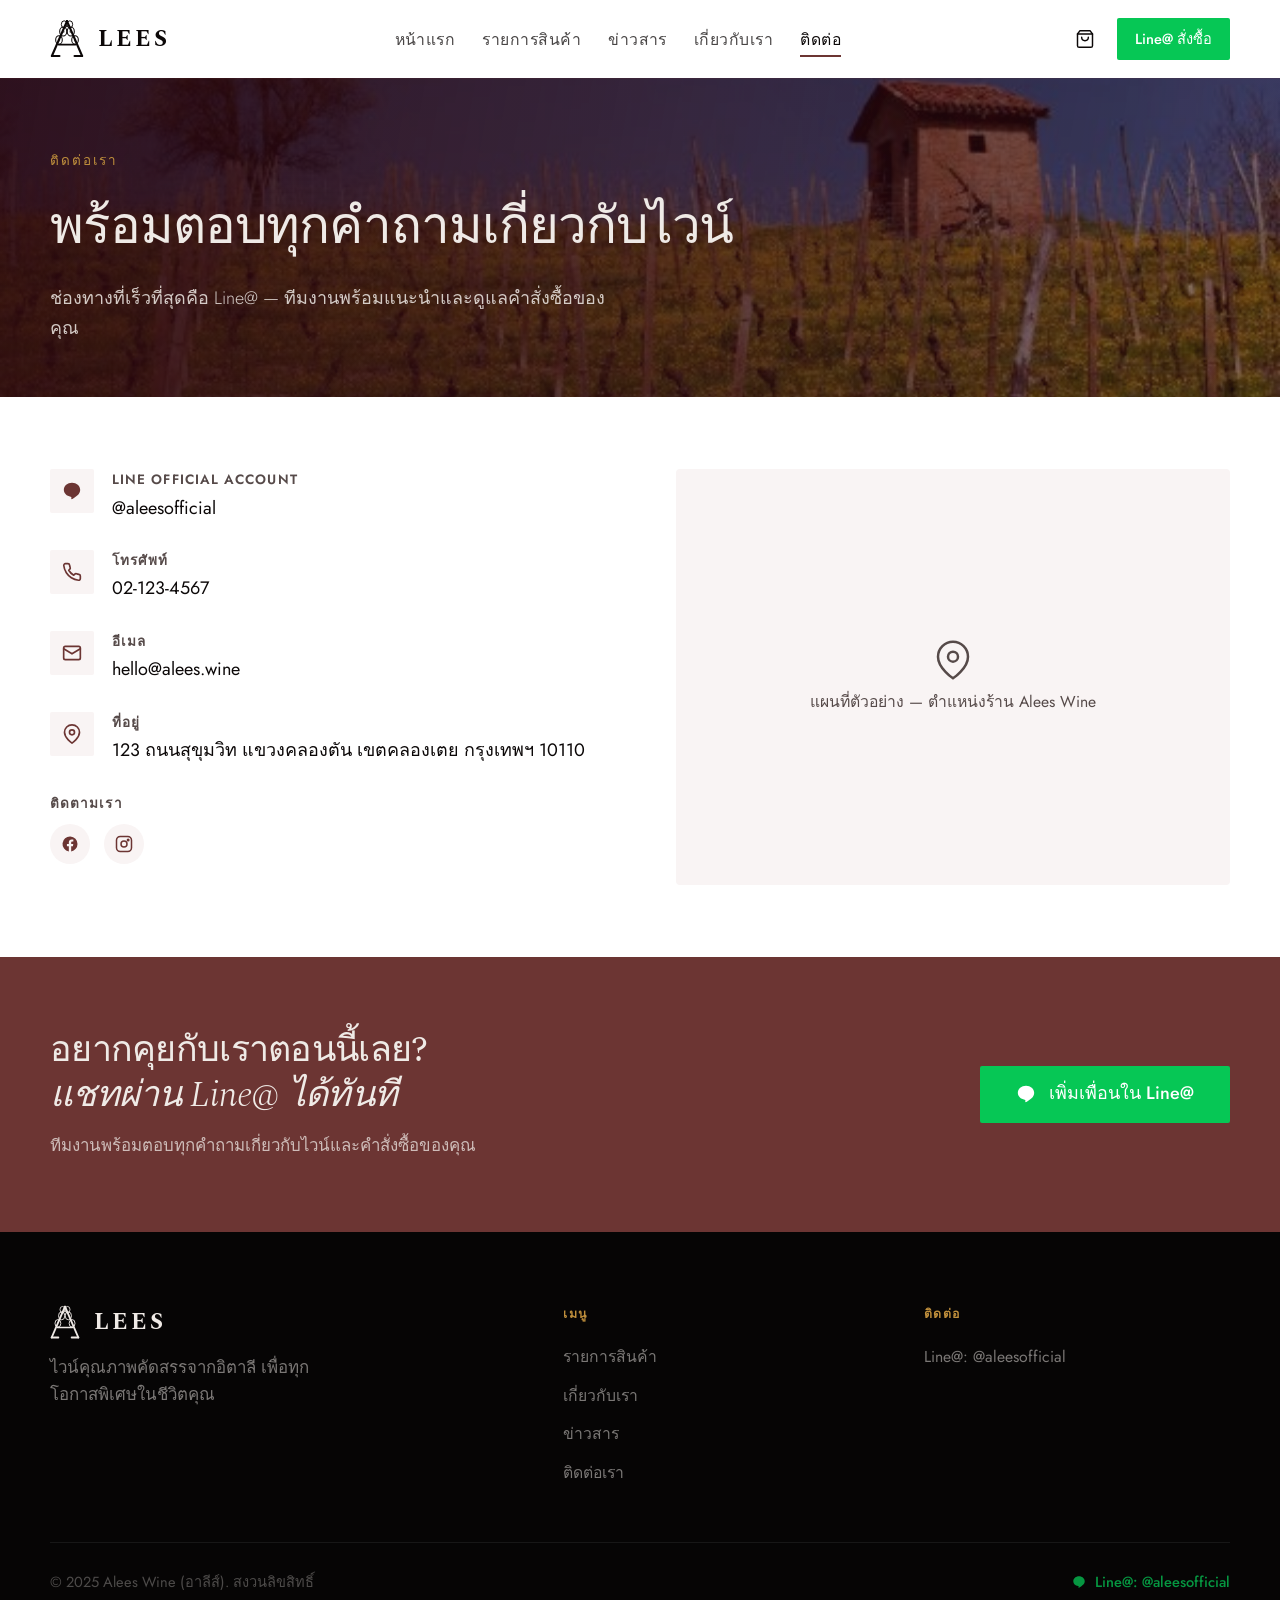
<file: contact.html>
<!DOCTYPE html>
<html lang="th">
<head>
  <meta charset="UTF-8">
  <meta name="viewport" content="width=device-width, initial-scale=1.0">
  <title>ติดต่อเรา — Alees Wine Selection</title>
  <meta name="description" content="ช่องทางติดต่อ Alees Wine — Line@ ที่อยู่ เบอร์โทรศัพท์ และโซเชียลมีเดีย">

  <link rel="preconnect" href="https://fonts.googleapis.com">
  <link rel="preconnect" href="https://fonts.gstatic.com" crossorigin>
  <link href="https://fonts.googleapis.com/css2?family=Spectral:ital,wght@0,300;0,400;0,600;0,700;1,300;1,400&family=Jost:wght@300;400;500;600&display=swap" rel="stylesheet">
  <link rel="stylesheet" href="assets/css/style.css">
</head>
<body>

  <!-- ─── Nav ─────────────────────────────────────────────────────── -->
  <nav class="nav" aria-label="เมนูหลัก">
    <div class="container nav__inner">
      <a href="index.html" class="nav__logo" aria-label="Alees Wine — หน้าแรก">
        <svg class="nav__logo-mark" viewBox="0 0 72 84" fill="none" aria-hidden="true">
          <line x1="36" y1="4"  x2="4"  y2="78" stroke="currentColor" stroke-width="4.5" stroke-linecap="round"/>
          <line x1="36" y1="4"  x2="68" y2="78" stroke="currentColor" stroke-width="4.5" stroke-linecap="round"/>
          <line x1="4"  y1="78" x2="20" y2="78" stroke="currentColor" stroke-width="4.5" stroke-linecap="round"/>
          <line x1="52" y1="78" x2="68" y2="78" stroke="currentColor" stroke-width="4.5" stroke-linecap="round"/>
          <line x1="18" y1="54" x2="54" y2="54" stroke="currentColor" stroke-width="3.5" stroke-linecap="round"/>
          <ellipse cx="28" cy="26" rx="7.5" ry="9.5" stroke="currentColor" stroke-width="2.2" fill="none"/>
          <ellipse cx="28" cy="26" rx="2.8" ry="3.5" fill="currentColor" opacity="0.55"/>
          <ellipse cx="19" cy="44" rx="7"   ry="9"   stroke="currentColor" stroke-width="2.2" fill="none"/>
          <ellipse cx="19" cy="44" rx="2.6" ry="3.2" fill="currentColor" opacity="0.55"/>
          <ellipse cx="44" cy="26" rx="7.5" ry="9.5" stroke="currentColor" stroke-width="2.2" fill="none"/>
          <ellipse cx="44" cy="26" rx="2.8" ry="3.5" fill="currentColor" opacity="0.55"/>
          <ellipse cx="53" cy="44" rx="7"   ry="9"   stroke="currentColor" stroke-width="2.2" fill="none"/>
          <ellipse cx="53" cy="44" rx="2.6" ry="3.2" fill="currentColor" opacity="0.55"/>
          <ellipse cx="30" cy="11" rx="6"   ry="7.5" stroke="currentColor" stroke-width="2"   fill="none"/>
          <ellipse cx="42" cy="11" rx="6"   ry="7.5" stroke="currentColor" stroke-width="2"   fill="none"/>
        </svg>
        <span class="nav__logo-word">LEES</span>
      </a>
      <ul class="nav__links" role="list">
        <li><a href="index.html">หน้าแรก</a></li>
        <li><a href="catalog.html">รายการสินค้า</a></li>
        <li><a href="news.html">ข่าวสาร</a></li>
        <li><a href="about.html">เกี่ยวกับเรา</a></li>
        <li><a href="contact.html" aria-current="page">ติดต่อ</a></li>
      </ul>
      <div class="nav__actions">
        <a href="cart.html" class="nav__cart-btn" aria-label="ตะกร้าสินค้า">
          <svg width="20" height="20" viewBox="0 0 24 24" fill="none" stroke="currentColor" stroke-width="1.75" stroke-linecap="round" stroke-linejoin="round" aria-hidden="true">
            <path d="M6 2L3 6v14a2 2 0 002 2h14a2 2 0 002-2V6l-3-4z"/>
            <line x1="3" y1="6" x2="21" y2="6"/>
            <path d="M16 10a4 4 0 01-8 0"/>
          </svg>
          <span class="nav__cart-badge" aria-live="polite"></span>
        </a>
        <a href="https://line.me/R/ti/p/@aleesofficial" class="nav__line-btn" target="_blank" rel="noopener noreferrer">Line@ สั่งซื้อ</a>
      </div>
    </div>
  </nav>

  <header class="page-header">
    <div class="page-header__bg" style="background-image: url('assets/img/page-headers/contact-header.jpg');"></div>
    <div class="container">
      <p class="page-header__kicker">ติดต่อเรา</p>
      <h1 class="page-header__title">พร้อมตอบทุกคำถามเกี่ยวกับไวน์</h1>
      <p class="page-header__sub">ช่องทางที่เร็วที่สุดคือ Line@ — ทีมงานพร้อมแนะนำและดูแลคำสั่งซื้อของคุณ</p>
    </div>
  </header>

  <section class="section">
    <div class="container contact-grid">
      <div class="contact-info">
        <div class="contact-item">
          <div class="contact-item__icon">
            <svg width="20" height="20" viewBox="0 0 22 22" fill="none" aria-hidden="true">
              <path fill-rule="evenodd" clip-rule="evenodd" d="M11 2C6.03 2 2 5.478 2 9.75c0 3.804 3.178 6.984 7.496 7.635.292.064.69.194.79.448.091.23.06.59.029.822l-.128.778c-.039.235-.18.92.807.501.987-.42 5.323-3.134 7.265-5.364C19.561 12.842 20 11.35 20 9.75 20 5.478 15.97 2 11 2z" fill="currentColor"/>
            </svg>
          </div>
          <div>
            <p class="contact-item__label">Line Official Account</p>
            <p class="contact-item__value">@aleesofficial</p>
          </div>
        </div>
        <div class="contact-item">
          <div class="contact-item__icon">
            <svg width="20" height="20" viewBox="0 0 24 24" fill="none" stroke="currentColor" stroke-width="2" stroke-linecap="round" stroke-linejoin="round"><path d="M22 16.92v3a2 2 0 01-2.18 2 19.79 19.79 0 01-8.63-3.07 19.5 19.5 0 01-6-6 19.79 19.79 0 01-3.07-8.67A2 2 0 014.11 2h3a2 2 0 012 1.72c.127.96.362 1.903.7 2.81a2 2 0 01-.45 2.11L8.09 9.91a16 16 0 006 6l1.27-1.27a2 2 0 012.11-.45c.907.338 1.85.573 2.81.7A2 2 0 0122 16.92z"/></svg>
          </div>
          <div>
            <p class="contact-item__label">โทรศัพท์</p>
            <p class="contact-item__value">02-123-4567</p>
          </div>
        </div>
        <div class="contact-item">
          <div class="contact-item__icon">
            <svg width="20" height="20" viewBox="0 0 24 24" fill="none" stroke="currentColor" stroke-width="2" stroke-linecap="round" stroke-linejoin="round"><rect x="2" y="4" width="20" height="16" rx="2"/><path d="M22 7l-10 6L2 7"/></svg>
          </div>
          <div>
            <p class="contact-item__label">อีเมล</p>
            <p class="contact-item__value">hello@alees.wine</p>
          </div>
        </div>
        <div class="contact-item">
          <div class="contact-item__icon">
            <svg width="20" height="20" viewBox="0 0 24 24" fill="none" stroke="currentColor" stroke-width="2" stroke-linecap="round" stroke-linejoin="round"><path d="M21 10c0 7-9 13-9 13s-9-6-9-13a9 9 0 0118 0z"/><circle cx="12" cy="10" r="3"/></svg>
          </div>
          <div>
            <p class="contact-item__label">ที่อยู่</p>
            <p class="contact-item__value">123 ถนนสุขุมวิท แขวงคลองตัน เขตคลองเตย กรุงเทพฯ 10110</p>
          </div>
        </div>
        <div>
          <p class="contact-item__label" style="margin-bottom: var(--sp-2);">ติดตามเรา</p>
          <div class="social-row">
            <a href="#" class="social-btn" aria-label="Facebook Alees Wine">
              <svg width="18" height="18" viewBox="0 0 24 24" fill="currentColor" aria-hidden="true"><path d="M22 12a10 10 0 10-11.56 9.88v-6.99H7.9V12h2.54V9.8c0-2.5 1.49-3.89 3.78-3.89 1.09 0 2.24.2 2.24.2v2.46h-1.26c-1.24 0-1.63.77-1.63 1.56V12h2.78l-.44 2.89h-2.34v6.99A10 10 0 0022 12z"/></svg>
            </a>
            <a href="#" class="social-btn" aria-label="Instagram Alees Wine">
              <svg width="18" height="18" viewBox="0 0 24 24" fill="none" stroke="currentColor" stroke-width="2" aria-hidden="true"><rect x="2" y="2" width="20" height="20" rx="5"/><circle cx="12" cy="12" r="4"/><circle cx="17.5" cy="6.5" r="1"/></svg>
            </a>
          </div>
        </div>
      </div>
      <div class="map-panel" aria-hidden="true">
        <svg width="40" height="40" viewBox="0 0 24 24" fill="none" stroke="currentColor" stroke-width="1.5"><path d="M21 10c0 7-9 13-9 13s-9-6-9-13a9 9 0 0118 0z"/><circle cx="12" cy="10" r="3"/></svg>
        <span>แผนที่ตัวอย่าง — ตำแหน่งร้าน Alees Wine</span>
      </div>
    </div>
  </section>

  <!-- ─── LINE CTA Band ────────────────────────────────────────────── -->
  <section class="line-band" aria-labelledby="cta-h">
    <div class="container line-band__inner">
      <div>
        <h2 class="line-band__headline" id="cta-h">อยากคุยกับเราตอนนี้เลย?<br><em style="font-style:italic;font-family:var(--font-display);font-weight:300">แชทผ่าน Line@ ได้ทันที</em></h2>
        <p class="line-band__sub">ทีมงานพร้อมตอบทุกคำถามเกี่ยวกับไวน์และคำสั่งซื้อของคุณ</p>
      </div>
      <div class="line-band__actions">
        <a href="https://line.me/R/ti/p/@aleesofficial" class="btn btn--line" target="_blank" rel="noopener noreferrer" aria-label="เพิ่มเพื่อน Line@ Alees">
          <svg width="20" height="20" viewBox="0 0 22 22" fill="none" aria-hidden="true">
            <path fill-rule="evenodd" clip-rule="evenodd" d="M11 2C6.03 2 2 5.478 2 9.75c0 3.804 3.178 6.984 7.496 7.635.292.064.69.194.79.448.091.23.06.59.029.822l-.128.778c-.039.235-.18.92.807.501.987-.42 5.323-3.134 7.265-5.364C19.561 12.842 20 11.35 20 9.75 20 5.478 15.97 2 11 2z" fill="white"/>
          </svg>
          เพิ่มเพื่อนใน Line@
        </a>
      </div>
    </div>
  </section>

  <!-- ─── Footer ───────────────────────────────────────────────────── -->
  <footer class="footer" role="contentinfo">
    <div class="container">
      <div class="footer__top">
        <div>
          <div class="footer__logo">
            <svg class="footer__logo-mark" viewBox="0 0 72 84" fill="none" aria-hidden="true">
              <line x1="36" y1="4"  x2="4"  y2="78" stroke="currentColor" stroke-width="4.5" stroke-linecap="round"/>
              <line x1="36" y1="4"  x2="68" y2="78" stroke="currentColor" stroke-width="4.5" stroke-linecap="round"/>
              <line x1="4"  y1="78" x2="20" y2="78" stroke="currentColor" stroke-width="4.5" stroke-linecap="round"/>
              <line x1="52" y1="78" x2="68" y2="78" stroke="currentColor" stroke-width="4.5" stroke-linecap="round"/>
              <line x1="18" y1="54" x2="54" y2="54" stroke="currentColor" stroke-width="3.5" stroke-linecap="round"/>
              <ellipse cx="28" cy="26" rx="7.5" ry="9.5" stroke="currentColor" stroke-width="2.2" fill="none"/>
              <ellipse cx="19" cy="44" rx="7"   ry="9"   stroke="currentColor" stroke-width="2.2" fill="none"/>
              <ellipse cx="44" cy="26" rx="7.5" ry="9.5" stroke="currentColor" stroke-width="2.2" fill="none"/>
              <ellipse cx="53" cy="44" rx="7"   ry="9"   stroke="currentColor" stroke-width="2.2" fill="none"/>
              <ellipse cx="30" cy="11" rx="6"   ry="7.5" stroke="currentColor" stroke-width="2"   fill="none"/>
              <ellipse cx="42" cy="11" rx="6"   ry="7.5" stroke="currentColor" stroke-width="2"   fill="none"/>
            </svg>
            <span class="footer__brand">LEES</span>
          </div>
          <p class="footer__tagline">ไวน์คุณภาพคัดสรรจากอิตาลี เพื่อทุกโอกาสพิเศษในชีวิตคุณ</p>
        </div>
        <nav aria-label="ลิงก์เมนู">
          <p class="footer__col-head">เมนู</p>
          <ul class="footer__list" role="list">
            <li><a href="catalog.html">รายการสินค้า</a></li>
            <li><a href="about.html">เกี่ยวกับเรา</a></li>
            <li><a href="news.html">ข่าวสาร</a></li>
            <li><a href="contact.html">ติดต่อเรา</a></li>
          </ul>
        </nav>
        <div>
          <p class="footer__col-head">ติดต่อ</p>
          <ul class="footer__list" role="list">
            <li><a href="https://line.me/R/ti/p/@aleesofficial" target="_blank" rel="noopener">Line@: @aleesofficial</a></li>
          </ul>
        </div>
      </div>
      <div class="footer__bottom">
        <p class="footer__copy">© 2025 Alees Wine (อาลีส์). สงวนลิขสิทธิ์</p>
        <a href="https://line.me/R/ti/p/@aleesofficial" class="footer__line-link" target="_blank" rel="noopener noreferrer">
          <svg width="14" height="14" viewBox="0 0 22 22" fill="none" aria-hidden="true">
            <path fill-rule="evenodd" clip-rule="evenodd" d="M11 2C6.03 2 2 5.478 2 9.75c0 3.804 3.178 6.984 7.496 7.635.292.064.69.194.79.448.091.23.06.59.029.822l-.128.778c-.039.235-.18.92.807.501.987-.42 5.323-3.134 7.265-5.364C19.561 12.842 20 11.35 20 9.75 20 5.478 15.97 2 11 2z" fill="#06C755"/>
          </svg>
          Line@: @aleesofficial
        </a>
      </div>
    </div>
  </footer>

  <script src="assets/js/site.js"></script>
</body>
</html>
</file>
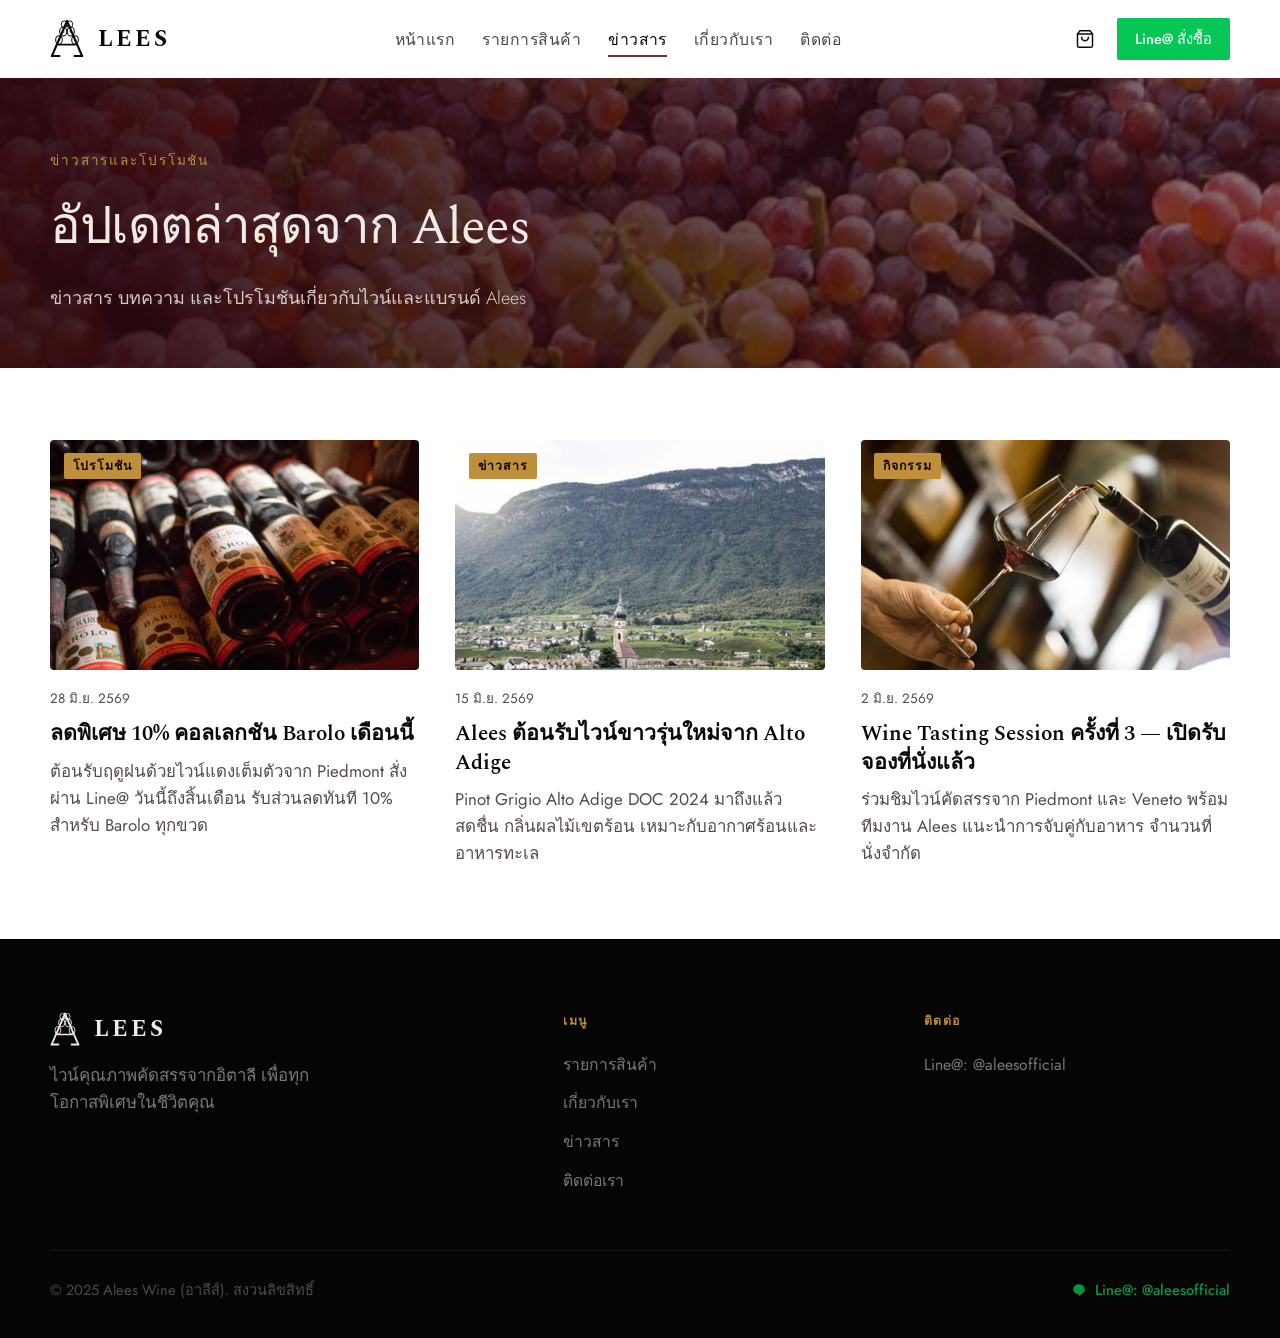
<file: news.html>
<!DOCTYPE html>
<html lang="th">
<head>
  <meta charset="UTF-8">
  <meta name="viewport" content="width=device-width, initial-scale=1.0">
  <title>ข่าวสารและโปรโมชัน — Alees Wine Selection</title>
  <meta name="description" content="ติดตามข่าวสาร บทความ และโปรโมชันล่าสุดจาก Alees Wine">

  <link rel="preconnect" href="https://fonts.googleapis.com">
  <link rel="preconnect" href="https://fonts.gstatic.com" crossorigin>
  <link href="https://fonts.googleapis.com/css2?family=Spectral:ital,wght@0,300;0,400;0,600;0,700;1,300;1,400&family=Jost:wght@300;400;500;600&display=swap" rel="stylesheet">
  <link rel="stylesheet" href="assets/css/style.css">
</head>
<body>

  <!-- ─── Nav ─────────────────────────────────────────────────────── -->
  <nav class="nav" aria-label="เมนูหลัก">
    <div class="container nav__inner">
      <a href="index.html" class="nav__logo" aria-label="Alees Wine — หน้าแรก">
        <svg class="nav__logo-mark" viewBox="0 0 72 84" fill="none" aria-hidden="true">
          <line x1="36" y1="4"  x2="4"  y2="78" stroke="currentColor" stroke-width="4.5" stroke-linecap="round"/>
          <line x1="36" y1="4"  x2="68" y2="78" stroke="currentColor" stroke-width="4.5" stroke-linecap="round"/>
          <line x1="4"  y1="78" x2="20" y2="78" stroke="currentColor" stroke-width="4.5" stroke-linecap="round"/>
          <line x1="52" y1="78" x2="68" y2="78" stroke="currentColor" stroke-width="4.5" stroke-linecap="round"/>
          <line x1="18" y1="54" x2="54" y2="54" stroke="currentColor" stroke-width="3.5" stroke-linecap="round"/>
          <ellipse cx="28" cy="26" rx="7.5" ry="9.5" stroke="currentColor" stroke-width="2.2" fill="none"/>
          <ellipse cx="28" cy="26" rx="2.8" ry="3.5" fill="currentColor" opacity="0.55"/>
          <ellipse cx="19" cy="44" rx="7"   ry="9"   stroke="currentColor" stroke-width="2.2" fill="none"/>
          <ellipse cx="19" cy="44" rx="2.6" ry="3.2" fill="currentColor" opacity="0.55"/>
          <ellipse cx="44" cy="26" rx="7.5" ry="9.5" stroke="currentColor" stroke-width="2.2" fill="none"/>
          <ellipse cx="44" cy="26" rx="2.8" ry="3.5" fill="currentColor" opacity="0.55"/>
          <ellipse cx="53" cy="44" rx="7"   ry="9"   stroke="currentColor" stroke-width="2.2" fill="none"/>
          <ellipse cx="53" cy="44" rx="2.6" ry="3.2" fill="currentColor" opacity="0.55"/>
          <ellipse cx="30" cy="11" rx="6"   ry="7.5" stroke="currentColor" stroke-width="2"   fill="none"/>
          <ellipse cx="42" cy="11" rx="6"   ry="7.5" stroke="currentColor" stroke-width="2"   fill="none"/>
        </svg>
        <span class="nav__logo-word">LEES</span>
      </a>
      <ul class="nav__links" role="list">
        <li><a href="index.html">หน้าแรก</a></li>
        <li><a href="catalog.html">รายการสินค้า</a></li>
        <li><a href="news.html" aria-current="page">ข่าวสาร</a></li>
        <li><a href="about.html">เกี่ยวกับเรา</a></li>
        <li><a href="contact.html">ติดต่อ</a></li>
      </ul>
      <div class="nav__actions">
        <a href="cart.html" class="nav__cart-btn" aria-label="ตะกร้าสินค้า">
          <svg width="20" height="20" viewBox="0 0 24 24" fill="none" stroke="currentColor" stroke-width="1.75" stroke-linecap="round" stroke-linejoin="round" aria-hidden="true">
            <path d="M6 2L3 6v14a2 2 0 002 2h14a2 2 0 002-2V6l-3-4z"/>
            <line x1="3" y1="6" x2="21" y2="6"/>
            <path d="M16 10a4 4 0 01-8 0"/>
          </svg>
          <span class="nav__cart-badge" aria-live="polite"></span>
        </a>
        <a href="https://line.me/R/ti/p/@aleesofficial" class="nav__line-btn" target="_blank" rel="noopener noreferrer">Line@ สั่งซื้อ</a>
      </div>
    </div>
  </nav>

  <header class="page-header">
    <div class="page-header__bg" style="background-image: url('assets/img/page-headers/news-header.jpg');"></div>
    <div class="container">
      <p class="page-header__kicker">ข่าวสารและโปรโมชัน</p>
      <h1 class="page-header__title">อัปเดตล่าสุดจาก Alees</h1>
      <p class="page-header__sub">ข่าวสาร บทความ และโปรโมชันเกี่ยวกับไวน์และแบรนด์ Alees</p>
    </div>
  </header>

  <section class="section">
    <div class="container">
      <div class="news-grid" id="news-grid"></div>
    </div>
  </section>

  <!-- ─── Footer ───────────────────────────────────────────────────── -->
  <footer class="footer" role="contentinfo">
    <div class="container">
      <div class="footer__top">
        <div>
          <div class="footer__logo">
            <svg class="footer__logo-mark" viewBox="0 0 72 84" fill="none" aria-hidden="true">
              <line x1="36" y1="4"  x2="4"  y2="78" stroke="currentColor" stroke-width="4.5" stroke-linecap="round"/>
              <line x1="36" y1="4"  x2="68" y2="78" stroke="currentColor" stroke-width="4.5" stroke-linecap="round"/>
              <line x1="4"  y1="78" x2="20" y2="78" stroke="currentColor" stroke-width="4.5" stroke-linecap="round"/>
              <line x1="52" y1="78" x2="68" y2="78" stroke="currentColor" stroke-width="4.5" stroke-linecap="round"/>
              <line x1="18" y1="54" x2="54" y2="54" stroke="currentColor" stroke-width="3.5" stroke-linecap="round"/>
              <ellipse cx="28" cy="26" rx="7.5" ry="9.5" stroke="currentColor" stroke-width="2.2" fill="none"/>
              <ellipse cx="19" cy="44" rx="7"   ry="9"   stroke="currentColor" stroke-width="2.2" fill="none"/>
              <ellipse cx="44" cy="26" rx="7.5" ry="9.5" stroke="currentColor" stroke-width="2.2" fill="none"/>
              <ellipse cx="53" cy="44" rx="7"   ry="9"   stroke="currentColor" stroke-width="2.2" fill="none"/>
              <ellipse cx="30" cy="11" rx="6"   ry="7.5" stroke="currentColor" stroke-width="2"   fill="none"/>
              <ellipse cx="42" cy="11" rx="6"   ry="7.5" stroke="currentColor" stroke-width="2"   fill="none"/>
            </svg>
            <span class="footer__brand">LEES</span>
          </div>
          <p class="footer__tagline">ไวน์คุณภาพคัดสรรจากอิตาลี เพื่อทุกโอกาสพิเศษในชีวิตคุณ</p>
        </div>
        <nav aria-label="ลิงก์เมนู">
          <p class="footer__col-head">เมนู</p>
          <ul class="footer__list" role="list">
            <li><a href="catalog.html">รายการสินค้า</a></li>
            <li><a href="about.html">เกี่ยวกับเรา</a></li>
            <li><a href="news.html">ข่าวสาร</a></li>
            <li><a href="contact.html">ติดต่อเรา</a></li>
          </ul>
        </nav>
        <div>
          <p class="footer__col-head">ติดต่อ</p>
          <ul class="footer__list" role="list">
            <li><a href="https://line.me/R/ti/p/@aleesofficial" target="_blank" rel="noopener">Line@: @aleesofficial</a></li>
          </ul>
        </div>
      </div>
      <div class="footer__bottom">
        <p class="footer__copy">© 2025 Alees Wine (อาลีส์). สงวนลิขสิทธิ์</p>
        <a href="https://line.me/R/ti/p/@aleesofficial" class="footer__line-link" target="_blank" rel="noopener noreferrer">
          <svg width="14" height="14" viewBox="0 0 22 22" fill="none" aria-hidden="true">
            <path fill-rule="evenodd" clip-rule="evenodd" d="M11 2C6.03 2 2 5.478 2 9.75c0 3.804 3.178 6.984 7.496 7.635.292.064.69.194.79.448.091.23.06.59.029.822l-.128.778c-.039.235-.18.92.807.501.987-.42 5.323-3.134 7.265-5.364C19.561 12.842 20 11.35 20 9.75 20 5.478 15.97 2 11 2z" fill="#06C755"/>
          </svg>
          Line@: @aleesofficial
        </a>
      </div>
    </div>
  </footer>

  <script src="assets/js/site.js"></script>
  <script>
    document.getElementById('news-grid').innerHTML = NEWS.map(n => `
      <article class="news-card">
        <div class="news-card__img">
          <img src="${n.img}" alt="" loading="lazy">
          <span class="news-card__tag">${n.tag}</span>
        </div>
        <p class="news-card__date">${n.date}</p>
        <h2 class="news-card__title">${n.title}</h2>
        <p class="news-card__excerpt">${n.excerpt}</p>
      </article>`).join('');
  </script>
</body>
</html>
</file>
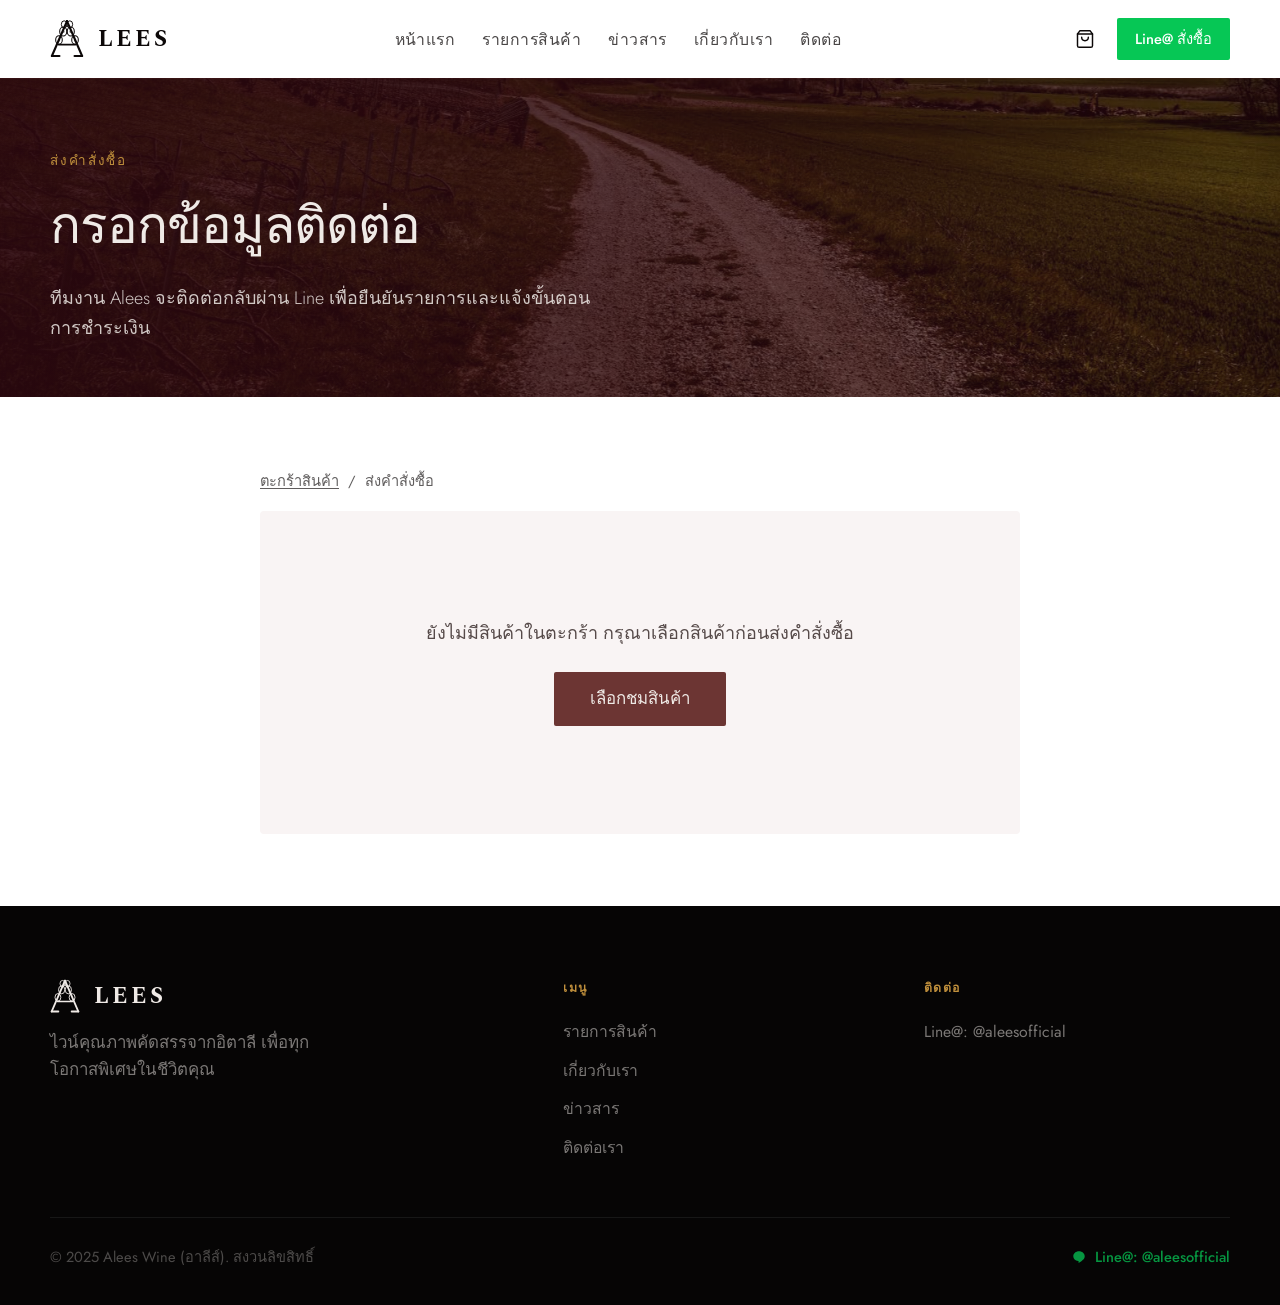
<file: order.html>
<!DOCTYPE html>
<html lang="th">
<head>
  <meta charset="UTF-8">
  <meta name="viewport" content="width=device-width, initial-scale=1.0">
  <title>ส่งคำสั่งซื้อ — Alees Wine Selection</title>
  <meta name="description" content="กรอกข้อมูลติดต่อเพื่อส่งคำสั่งซื้อไวน์กับ Alees Wine ทีมงานจะติดต่อกลับผ่าน Line">

  <link rel="preconnect" href="https://fonts.googleapis.com">
  <link rel="preconnect" href="https://fonts.gstatic.com" crossorigin>
  <link href="https://fonts.googleapis.com/css2?family=Spectral:ital,wght@0,300;0,400;0,600;0,700;1,300;1,400&family=Jost:wght@300;400;500;600&display=swap" rel="stylesheet">
  <link rel="stylesheet" href="assets/css/style.css">
</head>
<body>

  <!-- ─── Nav ─────────────────────────────────────────────────────── -->
  <nav class="nav" aria-label="เมนูหลัก">
    <div class="container nav__inner">
      <a href="index.html" class="nav__logo" aria-label="Alees Wine — หน้าแรก">
        <svg class="nav__logo-mark" viewBox="0 0 72 84" fill="none" aria-hidden="true">
          <line x1="36" y1="4"  x2="4"  y2="78" stroke="currentColor" stroke-width="4.5" stroke-linecap="round"/>
          <line x1="36" y1="4"  x2="68" y2="78" stroke="currentColor" stroke-width="4.5" stroke-linecap="round"/>
          <line x1="4"  y1="78" x2="20" y2="78" stroke="currentColor" stroke-width="4.5" stroke-linecap="round"/>
          <line x1="52" y1="78" x2="68" y2="78" stroke="currentColor" stroke-width="4.5" stroke-linecap="round"/>
          <line x1="18" y1="54" x2="54" y2="54" stroke="currentColor" stroke-width="3.5" stroke-linecap="round"/>
          <ellipse cx="28" cy="26" rx="7.5" ry="9.5" stroke="currentColor" stroke-width="2.2" fill="none"/>
          <ellipse cx="28" cy="26" rx="2.8" ry="3.5" fill="currentColor" opacity="0.55"/>
          <ellipse cx="19" cy="44" rx="7"   ry="9"   stroke="currentColor" stroke-width="2.2" fill="none"/>
          <ellipse cx="19" cy="44" rx="2.6" ry="3.2" fill="currentColor" opacity="0.55"/>
          <ellipse cx="44" cy="26" rx="7.5" ry="9.5" stroke="currentColor" stroke-width="2.2" fill="none"/>
          <ellipse cx="44" cy="26" rx="2.8" ry="3.5" fill="currentColor" opacity="0.55"/>
          <ellipse cx="53" cy="44" rx="7"   ry="9"   stroke="currentColor" stroke-width="2.2" fill="none"/>
          <ellipse cx="53" cy="44" rx="2.6" ry="3.2" fill="currentColor" opacity="0.55"/>
          <ellipse cx="30" cy="11" rx="6"   ry="7.5" stroke="currentColor" stroke-width="2"   fill="none"/>
          <ellipse cx="42" cy="11" rx="6"   ry="7.5" stroke="currentColor" stroke-width="2"   fill="none"/>
        </svg>
        <span class="nav__logo-word">LEES</span>
      </a>
      <ul class="nav__links" role="list">
        <li><a href="index.html">หน้าแรก</a></li>
        <li><a href="catalog.html">รายการสินค้า</a></li>
        <li><a href="news.html">ข่าวสาร</a></li>
        <li><a href="about.html">เกี่ยวกับเรา</a></li>
        <li><a href="contact.html">ติดต่อ</a></li>
      </ul>
      <div class="nav__actions">
        <a href="cart.html" class="nav__cart-btn" aria-label="ตะกร้าสินค้า">
          <svg width="20" height="20" viewBox="0 0 24 24" fill="none" stroke="currentColor" stroke-width="1.75" stroke-linecap="round" stroke-linejoin="round" aria-hidden="true">
            <path d="M6 2L3 6v14a2 2 0 002 2h14a2 2 0 002-2V6l-3-4z"/>
            <line x1="3" y1="6" x2="21" y2="6"/>
            <path d="M16 10a4 4 0 01-8 0"/>
          </svg>
          <span class="nav__cart-badge" aria-live="polite"></span>
        </a>
        <a href="https://line.me/R/ti/p/@aleesofficial" class="nav__line-btn" target="_blank" rel="noopener noreferrer">Line@ สั่งซื้อ</a>
      </div>
    </div>
  </nav>

  <header class="page-header">
    <div class="page-header__bg" style="background-image: url('assets/img/page-headers/order-header.jpg'); background-position: center 78%;"></div>
    <div class="container">
      <p class="page-header__kicker">ส่งคำสั่งซื้อ</p>
      <h1 class="page-header__title">กรอกข้อมูลติดต่อ</h1>
      <p class="page-header__sub">ทีมงาน Alees จะติดต่อกลับผ่าน Line เพื่อยืนยันรายการและแจ้งขั้นตอนการชำระเงิน</p>
    </div>
  </header>

  <section class="section">
    <div class="container container--narrow">
      <p class="breadcrumb"><a href="cart.html">ตะกร้าสินค้า</a> <span>/</span> <span>ส่งคำสั่งซื้อ</span></p>
      <div id="order-root"></div>
    </div>
  </section>

  <!-- ─── Footer ───────────────────────────────────────────────────── -->
  <footer class="footer" role="contentinfo">
    <div class="container">
      <div class="footer__top">
        <div>
          <div class="footer__logo">
            <svg class="footer__logo-mark" viewBox="0 0 72 84" fill="none" aria-hidden="true">
              <line x1="36" y1="4"  x2="4"  y2="78" stroke="currentColor" stroke-width="4.5" stroke-linecap="round"/>
              <line x1="36" y1="4"  x2="68" y2="78" stroke="currentColor" stroke-width="4.5" stroke-linecap="round"/>
              <line x1="4"  y1="78" x2="20" y2="78" stroke="currentColor" stroke-width="4.5" stroke-linecap="round"/>
              <line x1="52" y1="78" x2="68" y2="78" stroke="currentColor" stroke-width="4.5" stroke-linecap="round"/>
              <line x1="18" y1="54" x2="54" y2="54" stroke="currentColor" stroke-width="3.5" stroke-linecap="round"/>
              <ellipse cx="28" cy="26" rx="7.5" ry="9.5" stroke="currentColor" stroke-width="2.2" fill="none"/>
              <ellipse cx="19" cy="44" rx="7"   ry="9"   stroke="currentColor" stroke-width="2.2" fill="none"/>
              <ellipse cx="44" cy="26" rx="7.5" ry="9.5" stroke="currentColor" stroke-width="2.2" fill="none"/>
              <ellipse cx="53" cy="44" rx="7"   ry="9"   stroke="currentColor" stroke-width="2.2" fill="none"/>
              <ellipse cx="30" cy="11" rx="6"   ry="7.5" stroke="currentColor" stroke-width="2"   fill="none"/>
              <ellipse cx="42" cy="11" rx="6"   ry="7.5" stroke="currentColor" stroke-width="2"   fill="none"/>
            </svg>
            <span class="footer__brand">LEES</span>
          </div>
          <p class="footer__tagline">ไวน์คุณภาพคัดสรรจากอิตาลี เพื่อทุกโอกาสพิเศษในชีวิตคุณ</p>
        </div>
        <nav aria-label="ลิงก์เมนู">
          <p class="footer__col-head">เมนู</p>
          <ul class="footer__list" role="list">
            <li><a href="catalog.html">รายการสินค้า</a></li>
            <li><a href="about.html">เกี่ยวกับเรา</a></li>
            <li><a href="news.html">ข่าวสาร</a></li>
            <li><a href="contact.html">ติดต่อเรา</a></li>
          </ul>
        </nav>
        <div>
          <p class="footer__col-head">ติดต่อ</p>
          <ul class="footer__list" role="list">
            <li><a href="https://line.me/R/ti/p/@aleesofficial" target="_blank" rel="noopener">Line@: @aleesofficial</a></li>
          </ul>
        </div>
      </div>
      <div class="footer__bottom">
        <p class="footer__copy">© 2025 Alees Wine (อาลีส์). สงวนลิขสิทธิ์</p>
        <a href="https://line.me/R/ti/p/@aleesofficial" class="footer__line-link" target="_blank" rel="noopener noreferrer">
          <svg width="14" height="14" viewBox="0 0 22 22" fill="none" aria-hidden="true">
            <path fill-rule="evenodd" clip-rule="evenodd" d="M11 2C6.03 2 2 5.478 2 9.75c0 3.804 3.178 6.984 7.496 7.635.292.064.69.194.79.448.091.23.06.59.029.822l-.128.778c-.039.235-.18.92.807.501.987-.42 5.323-3.134 7.265-5.364C19.561 12.842 20 11.35 20 9.75 20 5.478 15.97 2 11 2z" fill="#06C755"/>
          </svg>
          Line@: @aleesofficial
        </a>
      </div>
    </div>
  </footer>

  <script src="assets/js/site.js"></script>
  <script>
    const root = document.getElementById('order-root');
    const items = cartWithDetails();

    if (!items.length) {
      root.innerHTML = `
        <div class="cart-empty">
          <p>ยังไม่มีสินค้าในตะกร้า กรุณาเลือกสินค้าก่อนส่งคำสั่งซื้อ</p>
          <a href="catalog.html" class="btn btn--solid">เลือกชมสินค้า</a>
        </div>`;
    } else {
      const total = cartTotal();
      root.innerHTML = `
        <div class="order-summary">
          <p class="order-summary__title">สรุปรายการสั่งซื้อ</p>
          ${items.map(i => `<div class="order-summary__item"><span>${i.name} ×${i.qty}</span><span>${fmtPrice(i.price * i.qty)}</span></div>`).join('')}
          <div class="order-summary__total"><span>รวมทั้งหมด</span><span class="order-summary__total-amount">${fmtPrice(total)} THB</span></div>
        </div>
        <form id="order-form" novalidate>
          <div class="form-group">
            <label class="form-label" for="f-name">ชื่อ-นามสกุล <span class="req">*</span></label>
            <input class="form-input" type="text" id="f-name" placeholder="กรอกชื่อ-นามสกุล" required autocomplete="name">
            <p class="form-error" id="err-name">กรุณากรอกชื่อ-นามสกุล</p>
          </div>
          <div class="form-group">
            <label class="form-label" for="f-phone">เบอร์โทรศัพท์ <span class="req">*</span></label>
            <input class="form-input" type="tel" id="f-phone" placeholder="08X-XXX-XXXX" required autocomplete="tel">
            <p class="form-error" id="err-phone">กรุณากรอกเบอร์โทรศัพท์</p>
          </div>
          <div class="form-group">
            <label class="form-label" for="f-line">Line ID <span class="req">*</span></label>
            <input class="form-input" type="text" id="f-line" placeholder="@your_line_id" required>
            <p class="form-error" id="err-line">กรุณากรอก Line ID</p>
          </div>
          <div class="form-group">
            <label class="form-label" for="f-note">หมายเหตุเพิ่มเติม</label>
            <textarea class="form-input" id="f-note" placeholder="ที่อยู่จัดส่ง หรือคำถามเกี่ยวกับสินค้า"></textarea>
          </div>
          <button type="submit" class="btn btn--solid btn--full">ยืนยันและส่งคำสั่งซื้อ</button>
        </form>`;

      const form = document.getElementById('order-form');
      form.addEventListener('submit', e => {
        e.preventDefault();
        const name = document.getElementById('f-name').value.trim();
        const phone = document.getElementById('f-phone').value.trim();
        const line = document.getElementById('f-line').value.trim();
        const note = document.getElementById('f-note').value.trim();

        let valid = true;
        [['f-name', 'err-name', name], ['f-phone', 'err-phone', phone], ['f-line', 'err-line', line]].forEach(([inputId, errId, val]) => {
          const input = document.getElementById(inputId);
          const err = document.getElementById(errId);
          const ok = val.length > 0;
          input.classList.toggle('invalid', !ok);
          err.classList.toggle('show', !ok);
          if (!ok) {
            valid = false;
            input.classList.remove('shake');
            void input.offsetWidth;
            input.classList.add('shake');
          }
        });
        if (!valid) return;

        const orderRef = 'AL' + Math.floor(100000 + (items.reduce((s, i) => s + i.id * i.qty, 0) * 37 % 900000));
        sessionStorage.setItem('alees_last_order', JSON.stringify({
          ref: orderRef, name, phone, line, note, items, total: cartTotal()
        }));
        setCart([]);
        location.href = 'confirmation.html';
      });
    }
  </script>
</body>
</html>
</file>
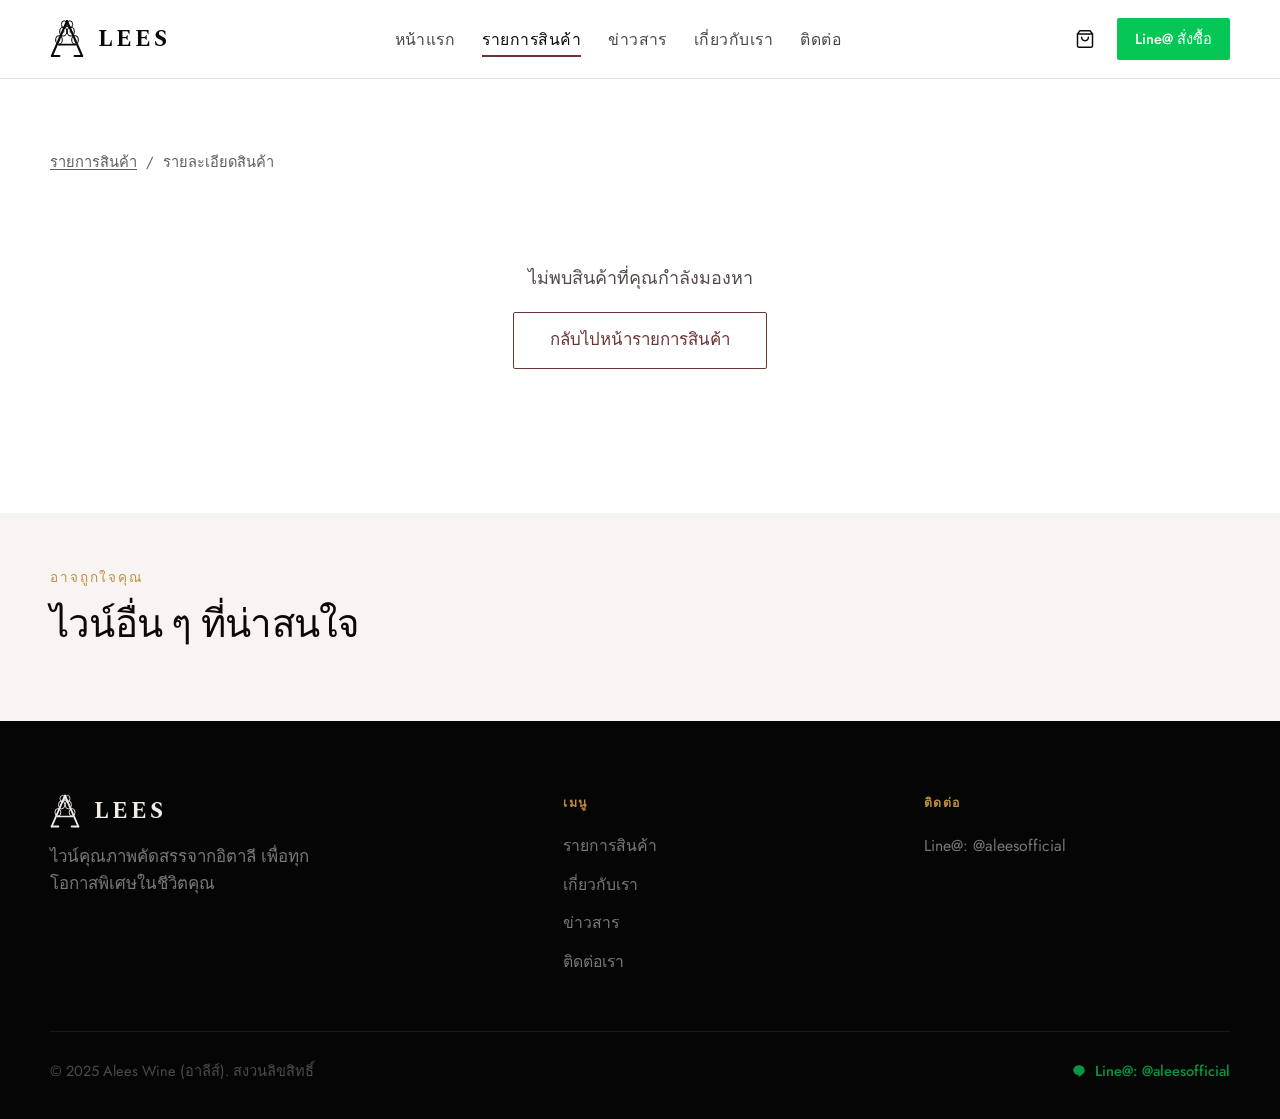
<file: product.html>
<!DOCTYPE html>
<html lang="th">
<head>
  <meta charset="UTF-8">
  <meta name="viewport" content="width=device-width, initial-scale=1.0">
  <title id="page-title">รายละเอียดสินค้า — Alees Wine Selection</title>
  <meta name="description" content="รายละเอียดไวน์ Alees — แหล่งผลิต องุ่น ปริมาณแอลกอฮอล์ และราคา">

  <link rel="preconnect" href="https://fonts.googleapis.com">
  <link rel="preconnect" href="https://fonts.gstatic.com" crossorigin>
  <link href="https://fonts.googleapis.com/css2?family=Spectral:ital,wght@0,300;0,400;0,600;0,700;1,300;1,400&family=Jost:wght@300;400;500;600&display=swap" rel="stylesheet">
  <link rel="stylesheet" href="assets/css/style.css">
</head>
<body>

  <!-- ─── Nav ─────────────────────────────────────────────────────── -->
  <nav class="nav" aria-label="เมนูหลัก">
    <div class="container nav__inner">
      <a href="index.html" class="nav__logo" aria-label="Alees Wine — หน้าแรก">
        <svg class="nav__logo-mark" viewBox="0 0 72 84" fill="none" aria-hidden="true">
          <line x1="36" y1="4"  x2="4"  y2="78" stroke="currentColor" stroke-width="4.5" stroke-linecap="round"/>
          <line x1="36" y1="4"  x2="68" y2="78" stroke="currentColor" stroke-width="4.5" stroke-linecap="round"/>
          <line x1="4"  y1="78" x2="20" y2="78" stroke="currentColor" stroke-width="4.5" stroke-linecap="round"/>
          <line x1="52" y1="78" x2="68" y2="78" stroke="currentColor" stroke-width="4.5" stroke-linecap="round"/>
          <line x1="18" y1="54" x2="54" y2="54" stroke="currentColor" stroke-width="3.5" stroke-linecap="round"/>
          <ellipse cx="28" cy="26" rx="7.5" ry="9.5" stroke="currentColor" stroke-width="2.2" fill="none"/>
          <ellipse cx="28" cy="26" rx="2.8" ry="3.5" fill="currentColor" opacity="0.55"/>
          <ellipse cx="19" cy="44" rx="7"   ry="9"   stroke="currentColor" stroke-width="2.2" fill="none"/>
          <ellipse cx="19" cy="44" rx="2.6" ry="3.2" fill="currentColor" opacity="0.55"/>
          <ellipse cx="44" cy="26" rx="7.5" ry="9.5" stroke="currentColor" stroke-width="2.2" fill="none"/>
          <ellipse cx="44" cy="26" rx="2.8" ry="3.5" fill="currentColor" opacity="0.55"/>
          <ellipse cx="53" cy="44" rx="7"   ry="9"   stroke="currentColor" stroke-width="2.2" fill="none"/>
          <ellipse cx="53" cy="44" rx="2.6" ry="3.2" fill="currentColor" opacity="0.55"/>
          <ellipse cx="30" cy="11" rx="6"   ry="7.5" stroke="currentColor" stroke-width="2"   fill="none"/>
          <ellipse cx="42" cy="11" rx="6"   ry="7.5" stroke="currentColor" stroke-width="2"   fill="none"/>
        </svg>
        <span class="nav__logo-word">LEES</span>
      </a>
      <ul class="nav__links" role="list">
        <li><a href="index.html">หน้าแรก</a></li>
        <li><a href="catalog.html" aria-current="page">รายการสินค้า</a></li>
        <li><a href="news.html">ข่าวสาร</a></li>
        <li><a href="about.html">เกี่ยวกับเรา</a></li>
        <li><a href="contact.html">ติดต่อ</a></li>
      </ul>
      <div class="nav__actions">
        <a href="cart.html" class="nav__cart-btn" aria-label="ตะกร้าสินค้า">
          <svg width="20" height="20" viewBox="0 0 24 24" fill="none" stroke="currentColor" stroke-width="1.75" stroke-linecap="round" stroke-linejoin="round" aria-hidden="true">
            <path d="M6 2L3 6v14a2 2 0 002 2h14a2 2 0 002-2V6l-3-4z"/>
            <line x1="3" y1="6" x2="21" y2="6"/>
            <path d="M16 10a4 4 0 01-8 0"/>
          </svg>
          <span class="nav__cart-badge" aria-live="polite"></span>
        </a>
        <a href="https://line.me/R/ti/p/@aleesofficial" class="nav__line-btn" target="_blank" rel="noopener noreferrer">Line@ สั่งซื้อ</a>
      </div>
    </div>
  </nav>

  <section class="section">
    <div class="container">
      <p class="breadcrumb"><a href="catalog.html">รายการสินค้า</a> <span>/</span> <span id="crumb-name">รายละเอียดสินค้า</span></p>
      <div id="product-root"></div>
    </div>
  </section>

  <!-- ─── You may also like ─────────────────────────────────────────── -->
  <section class="section section--tight" style="background: var(--c-surface);">
    <div class="container">
      <p class="kicker">อาจถูกใจคุณ</p>
      <h2 class="heading">ไวน์อื่น ๆ ที่น่าสนใจ</h2>
      <div class="catalog__grid" id="related-grid"></div>
    </div>
  </section>

  <!-- ─── Footer ───────────────────────────────────────────────────── -->
  <footer class="footer" role="contentinfo">
    <div class="container">
      <div class="footer__top">
        <div>
          <div class="footer__logo">
            <svg class="footer__logo-mark" viewBox="0 0 72 84" fill="none" aria-hidden="true">
              <line x1="36" y1="4"  x2="4"  y2="78" stroke="currentColor" stroke-width="4.5" stroke-linecap="round"/>
              <line x1="36" y1="4"  x2="68" y2="78" stroke="currentColor" stroke-width="4.5" stroke-linecap="round"/>
              <line x1="4"  y1="78" x2="20" y2="78" stroke="currentColor" stroke-width="4.5" stroke-linecap="round"/>
              <line x1="52" y1="78" x2="68" y2="78" stroke="currentColor" stroke-width="4.5" stroke-linecap="round"/>
              <line x1="18" y1="54" x2="54" y2="54" stroke="currentColor" stroke-width="3.5" stroke-linecap="round"/>
              <ellipse cx="28" cy="26" rx="7.5" ry="9.5" stroke="currentColor" stroke-width="2.2" fill="none"/>
              <ellipse cx="19" cy="44" rx="7"   ry="9"   stroke="currentColor" stroke-width="2.2" fill="none"/>
              <ellipse cx="44" cy="26" rx="7.5" ry="9.5" stroke="currentColor" stroke-width="2.2" fill="none"/>
              <ellipse cx="53" cy="44" rx="7"   ry="9"   stroke="currentColor" stroke-width="2.2" fill="none"/>
              <ellipse cx="30" cy="11" rx="6"   ry="7.5" stroke="currentColor" stroke-width="2"   fill="none"/>
              <ellipse cx="42" cy="11" rx="6"   ry="7.5" stroke="currentColor" stroke-width="2"   fill="none"/>
            </svg>
            <span class="footer__brand">LEES</span>
          </div>
          <p class="footer__tagline">ไวน์คุณภาพคัดสรรจากอิตาลี เพื่อทุกโอกาสพิเศษในชีวิตคุณ</p>
        </div>
        <nav aria-label="ลิงก์เมนู">
          <p class="footer__col-head">เมนู</p>
          <ul class="footer__list" role="list">
            <li><a href="catalog.html">รายการสินค้า</a></li>
            <li><a href="about.html">เกี่ยวกับเรา</a></li>
            <li><a href="news.html">ข่าวสาร</a></li>
            <li><a href="contact.html">ติดต่อเรา</a></li>
          </ul>
        </nav>
        <div>
          <p class="footer__col-head">ติดต่อ</p>
          <ul class="footer__list" role="list">
            <li><a href="https://line.me/R/ti/p/@aleesofficial" target="_blank" rel="noopener">Line@: @aleesofficial</a></li>
          </ul>
        </div>
      </div>
      <div class="footer__bottom">
        <p class="footer__copy">© 2025 Alees Wine (อาลีส์). สงวนลิขสิทธิ์</p>
        <a href="https://line.me/R/ti/p/@aleesofficial" class="footer__line-link" target="_blank" rel="noopener noreferrer">
          <svg width="14" height="14" viewBox="0 0 22 22" fill="none" aria-hidden="true">
            <path fill-rule="evenodd" clip-rule="evenodd" d="M11 2C6.03 2 2 5.478 2 9.75c0 3.804 3.178 6.984 7.496 7.635.292.064.69.194.79.448.091.23.06.59.029.822l-.128.778c-.039.235-.18.92.807.501.987-.42 5.323-3.134 7.265-5.364C19.561 12.842 20 11.35 20 9.75 20 5.478 15.97 2 11 2z" fill="#06C755"/>
          </svg>
          Line@: @aleesofficial
        </a>
      </div>
    </div>
  </footer>

  <script src="assets/js/site.js"></script>
  <script>
    const params = new URLSearchParams(location.search);
    const id = Number(params.get('id'));
    const wine = WINES.find(w => w.id === id);
    const root = document.getElementById('product-root');

    if (!wine) {
      root.innerHTML = `
        <div class="catalog__empty">
          <p>ไม่พบสินค้าที่คุณกำลังมองหา</p>
          <p style="margin-top:1rem;"><a href="catalog.html" class="btn btn--outline">กลับไปหน้ารายการสินค้า</a></p>
        </div>`;
    } else {
      document.title = `${wine.name} — Alees Wine Selection`;
      document.getElementById('crumb-name').textContent = wine.name;

      root.innerHTML = `
        <div class="product-detail">
          <div class="product-detail__img ${wine.bg}">
            ${productImgHTML(wine)}
            <span class="card__badge">${TYPE_TH[wine.type]}</span>
          </div>
          <div>
            <p class="product-detail__brand">${wine.brand}</p>
            <h1 class="product-detail__name">${wine.name}</h1>
            <div class="product-detail__meta">
              <span>${wine.vintage}</span>
              <span>${wine.region}</span>
              <span>${wine.grape}</span>
              <span>แอลกอฮอล์ ${wine.vol}</span>
              <span>${wine.size}</span>
            </div>
            <p class="product-detail__price">${fmtPrice(wine.price)}<span class="card__price-unit"> THB</span></p>
            <p class="product-detail__notes">${wine.notes}</p>
            <div class="product-detail__actions">
              <div class="qty-stepper">
                <button type="button" id="qty-minus" aria-label="ลดจำนวน">−</button>
                <span id="qty-val">1</span>
                <button type="button" id="qty-plus" aria-label="เพิ่มจำนวน">+</button>
              </div>
              <button class="btn btn--solid" id="add-btn">เพิ่มลงตะกร้า</button>
              <a href="cart.html" class="btn btn--outline">ไปที่ตะกร้า</a>
            </div>
          </div>
        </div>`;

      let qty = 1;
      const qtyVal = document.getElementById('qty-val');
      const pulseQty = () => {
        qtyVal.classList.remove('pulse');
        void qtyVal.offsetWidth;
        qtyVal.classList.add('pulse');
      };
      document.getElementById('qty-minus').addEventListener('click', () => { qty = Math.max(1, qty - 1); qtyVal.textContent = qty; pulseQty(); });
      document.getElementById('qty-plus').addEventListener('click', () => { qty += 1; qtyVal.textContent = qty; pulseQty(); });
      document.getElementById('add-btn').addEventListener('click', function () {
        if (this.dataset.added === '1') return;
        addToCart(wine.id, qty);
        this.dataset.added = '1';
        const original = this.textContent;
        this.textContent = 'เพิ่มลงตะกร้าแล้ว ✓';
        this.classList.add('pulse');
        setTimeout(() => {
          this.textContent = original;
          this.classList.remove('pulse');
          delete this.dataset.added;
        }, 1400);
      });

      document.getElementById('related-grid').innerHTML = WINES
        .filter(w => w.id !== wine.id && w.type === wine.type)
        .concat(WINES.filter(w => w.id !== wine.id && w.type !== wine.type))
        .slice(0, 4)
        .map(wineCardHTML)
        .join('');
    }
  </script>
</body>
</html>
</file>
<file: assets/css/style.css>
/* ─── Design Tokens ──────────────────────────────────────────── */
:root {
  --c-primary:      oklch(0.400 0.079 23.4);
  --c-primary-deep: oklch(0.210 0.070 23.4);
  --c-primary-mid:  oklch(0.480 0.065 23.4);
  --c-primary-hi:   oklch(0.550 0.055 23.4);
  --c-primary-rose: oklch(0.520 0.060 350);
  --c-bg:           oklch(1.000 0.000 0);
  --c-surface:      oklch(0.972 0.005 23);
  --c-ink:          oklch(0.140 0.008 23);
  --c-muted:        oklch(0.420 0.016 23);
  --c-accent:       oklch(0.680 0.115 78);
  --c-on-primary:   oklch(0.940 0.008 60);
  --c-footer:       oklch(0.115 0.004 23);
  --c-line:         #06C755;
  --c-error:        oklch(0.55 0.16 25);

  --font-display: 'Spectral', Georgia, serif;
  --font-body:    'Jost', system-ui, sans-serif;

  --sp-1: 0.25rem; --sp-2: 0.5rem;  --sp-3: 0.75rem; --sp-4: 1rem;
  --sp-5: 1.25rem; --sp-6: 1.5rem;  --sp-8: 2rem;    --sp-10: 2.5rem;
  --sp-12: 3rem;   --sp-16: 4rem;   --sp-20: 5rem;   --sp-24: 6rem;

  --r-sm: 2px; --r-md: 4px;
  --ease: cubic-bezier(0.22, 1, 0.36, 1);
  --ease-soft: cubic-bezier(0.16, 1, 0.3, 1);      /* unhurried settle — reveals, hover lifts */
  --ease-breathe: cubic-bezier(0.45, 0, 0.55, 1);  /* symmetric in/out — idle float loops */
  --t: 220ms var(--ease);
  --t-press: 120ms var(--ease-soft);
}

/* ─── Reset ───────────────────────────────────────────────────── */
*, *::before, *::after { box-sizing: border-box; margin: 0; padding: 0; }
html { scroll-behavior: smooth; font-size: 18px; }
body {
  font-family: var(--font-body); font-size: 1rem; line-height: 1.65;
  color: var(--c-ink); background: var(--c-bg);
  -webkit-font-smoothing: antialiased; overflow-x: hidden;
}
img { display: block; max-width: 100%; }
a { color: inherit; text-decoration: none; }
button { font-family: inherit; cursor: pointer; }
@media (prefers-reduced-motion: reduce) {
  html { scroll-behavior: auto; }
  *, *::before, *::after { animation-duration: 0.01ms !important; transition-duration: 0.01ms !important; }
}
.container { width: min(1180px, 100% - var(--sp-8)); margin-inline: auto; }
.container--narrow { width: min(760px, 100% - var(--sp-8)); margin-inline: auto; }

/* ─── Navigation ──────────────────────────────────────────────── */
.nav {
  position: sticky; inset-block-start: 0; z-index: 200;
  padding-block: var(--sp-4);
  background: var(--c-bg); box-shadow: 0 1px 0 oklch(0.400 0.079 23.4 / 0.14);
}
.nav__inner { display: flex; align-items: center; justify-content: space-between; gap: var(--sp-6); }
.nav__logo { display: flex; align-items: center; gap: var(--sp-3); color: var(--c-ink); transition: opacity var(--t); }
.nav__logo:hover { opacity: 0.75; }
.nav__logo:active { opacity: 0.5; }
.nav__logo-mark { width: 34px; height: 40px; flex-shrink: 0; }
.nav__logo-word { font-family: var(--font-display); font-size: 1.25rem; font-weight: 700; letter-spacing: 0.14em; line-height: 1; }
.nav__links { display: flex; gap: var(--sp-6); list-style: none; flex: 1; justify-content: center; }
.nav__links a {
  position: relative; font-size: 0.875rem; font-weight: 500; letter-spacing: 0.03em;
  color: var(--c-ink); opacity: 0.75; padding-block: var(--sp-1); transition: opacity var(--t);
}
.nav__links a::after {
  content: ''; position: absolute; left: 0; right: 100%; bottom: -2px; height: 1.5px;
  background: var(--c-primary); transition: right 320ms var(--ease-soft);
}
.nav__links a:hover, .nav__links a[aria-current="page"] { opacity: 1; }
.nav__links a:hover::after, .nav__links a[aria-current="page"]::after { right: 0; }
.nav__links a:active { opacity: 0.4; }
.nav__actions { display: flex; align-items: center; gap: var(--sp-3); }
.nav__cart-btn {
  position: relative; background: none; border: none; padding: var(--sp-2);
  color: var(--c-ink); display: flex; align-items: center; gap: var(--sp-1);
  font-size: 0.8125rem; font-weight: 500;
  transition: opacity var(--t), transform var(--t-press);
}
.nav__cart-btn:hover { opacity: 0.65; }
.nav__cart-btn:active { transform: scale(0.9); }
.nav__cart-badge {
  position: absolute; top: -2px; right: -4px;
  background: var(--c-accent); color: var(--c-ink); font-size: 0.625rem; font-weight: 700;
  min-width: 18px; height: 18px; border-radius: 9px;
  display: none; align-items: center; justify-content: center; padding-inline: 3px;
}
.nav__cart-badge.visible { display: flex; }
@media (prefers-reduced-motion: no-preference) {
  .nav__cart-badge.pulse { animation: badgePulse 380ms var(--ease-soft); }
}
@keyframes badgePulse { 45% { transform: scale(1.35); } }
.nav__line-btn {
  font-size: 0.8125rem; font-weight: 500; padding: var(--sp-2) var(--sp-4);
  background: var(--c-line); color: #fff; border: none; border-radius: var(--r-sm);
  transition: background var(--t), transform var(--t-press); white-space: nowrap;
}
.nav__line-btn:hover { background: #04a847; }
.nav__line-btn:active { transform: scale(0.95); }

/* ─── Page Header (interior pages) ───────────────────────────── */
.page-header { position: relative; background: var(--c-primary); padding-block: var(--sp-16) var(--sp-12); color: var(--c-on-primary); overflow: hidden; }
.page-header__bg {
  position: absolute; left: 0; right: 0; top: -110px; bottom: -110px; z-index: 0;
  background-position: center; background-size: cover; background-repeat: no-repeat;
  will-change: transform;
}
.page-header::before { content: ""; position: absolute; inset: 0; z-index: 1; background: linear-gradient(100deg, rgba(43, 8, 15, 0.92) 0%, rgba(43, 8, 15, 0.78) 45%, rgba(43, 8, 15, 0.55) 100%); }
.page-header > .container { position: relative; z-index: 2; }
.page-header__kicker { font-size: 0.75rem; font-weight: 500; letter-spacing: 0.14em; text-transform: uppercase; color: var(--c-accent); margin-bottom: var(--sp-3); }
.page-header__title { font-family: var(--font-display); font-size: clamp(2rem, 4vw, 3rem); font-weight: 400; letter-spacing: -0.02em; }
.page-header__sub { font-size: 1rem; font-weight: 300; opacity: 0.85; max-width: 56ch; margin-top: var(--sp-3); }
.breadcrumb { display: flex; gap: var(--sp-2); align-items: center; font-size: 0.8125rem; opacity: 0.65; margin-bottom: var(--sp-4); }
.breadcrumb a { text-decoration: underline; text-underline-offset: 2px; transition: opacity var(--t); }
.breadcrumb a:hover { opacity: 0.7; }
.breadcrumb a:active { opacity: 0.4; }

/* ─── Section ─────────────────────────────────────────────────── */
.section { padding-block: var(--sp-16); }
.section--tight { padding-block: var(--sp-12); }
.kicker { font-size: 0.75rem; font-weight: 500; letter-spacing: 0.14em; text-transform: uppercase; color: var(--c-accent); margin-bottom: var(--sp-3); }
.heading {
  font-family: var(--font-display); font-size: clamp(1.75rem, 3vw, 2.6rem);
  font-weight: 400; letter-spacing: -0.02em; line-height: 1.2; text-wrap: balance; margin-bottom: var(--sp-4);
}

/* ─── Buttons ─────────────────────────────────────────────────── */
.btn {
  display: inline-flex; align-items: center; gap: var(--sp-2); border-radius: var(--r-sm);
  font-family: var(--font-body); font-weight: 500; cursor: pointer;
  transition: background var(--t), color var(--t), opacity var(--t), border-color var(--t), transform var(--t-press);
}
.btn--solid { padding: var(--sp-3) var(--sp-8); background: var(--c-primary); color: var(--c-on-primary); border: none; font-size: 0.9375rem; }
.btn--solid:hover { background: oklch(0.360 0.075 23.4); transform: translateY(-2px) scale(1.015); }
.btn--solid:active { transform: translateY(0) scale(0.97); }
.btn--solid:disabled { opacity: 0.4; cursor: not-allowed; transform: none; }
.btn--outline { padding: var(--sp-3) var(--sp-8); background: none; color: var(--c-primary); border: 1.5px solid var(--c-primary); font-size: 0.9375rem; }
.btn--outline:hover { background: var(--c-primary); color: var(--c-on-primary); transform: translateY(-2px); }
.btn--outline:active { transform: translateY(0) scale(0.97); }
.btn--ghost { padding: 0; background: none; border: none; font-size: 0.9375rem; color: inherit; opacity: 0.7; }
.btn--ghost:hover { opacity: 1; }
.btn--ghost:active { opacity: 0.55; }
.btn--line { display: inline-flex; align-items: center; gap: var(--sp-3); padding: var(--sp-3) var(--sp-8); background: var(--c-line); color: #fff; border: none; border-radius: var(--r-sm); font-size: 1rem; font-weight: 500; white-space: nowrap; transition: background var(--t), transform var(--t-press); }
.btn--line:hover { background: #04a847; transform: translateY(-2px) scale(1.015); }
.btn--line:active { transform: translateY(0) scale(0.97); }
.btn--full { width: 100%; justify-content: center; }
@media (prefers-reduced-motion: no-preference) {
  .btn.pulse { animation: microPulse 380ms var(--ease-soft); }
}
@keyframes microPulse { 40% { transform: scale(1.06); } }

/* ─── Catalog ─────────────────────────────────────────────────── */
.catalog__head { display: flex; flex-wrap: wrap; align-items: flex-end; justify-content: space-between; gap: var(--sp-6); margin-bottom: var(--sp-8); }
.catalog__head .heading { margin-bottom: 0; }
.catalog-layout { display: grid; grid-template-columns: 240px 1fr; gap: var(--sp-10); align-items: start; }
.catalog__tools { display: flex; flex-wrap: wrap; gap: var(--sp-4); margin-bottom: var(--sp-5); align-items: center; justify-content: space-between; }
.catalog__result-count { font-size: 0.8125rem; color: var(--c-muted); margin-bottom: var(--sp-5); }
.search-box { position: relative; min-width: 240px; flex: 1; max-width: 340px; }
.search-box svg { position: absolute; left: var(--sp-3); top: 50%; transform: translateY(-50%); color: var(--c-muted); pointer-events: none; }
.search-box input {
  width: 100%; padding: var(--sp-2) var(--sp-3) var(--sp-2) calc(var(--sp-3) + 24px);
  border: 1.5px solid oklch(0.85 0.016 23); border-radius: var(--r-sm);
  font-family: var(--font-body); font-size: 0.875rem; color: var(--c-ink); background: var(--c-bg);
}
.search-box input:focus { outline: none; border-color: var(--c-primary); }
.sort-box { display: flex; align-items: center; gap: var(--sp-2); flex-shrink: 0; }
.sort-box__label { font-size: 0.8125rem; color: var(--c-muted); white-space: nowrap; }
.sort-box .filter-select { width: auto; min-width: 180px; }
.catalog__grid { display: grid; grid-template-columns: repeat(auto-fill, minmax(256px, 1fr)); gap: var(--sp-6); }
.catalog__empty { text-align: center; padding: var(--sp-16) 0; color: var(--c-muted); }

/* ─── Pagination ──────────────────────────────────────────────── */
.pagination { display: flex; align-items: center; justify-content: center; gap: var(--sp-2); margin-top: var(--sp-12); }
.pagination__btn {
  min-width: 38px; height: 38px; padding-inline: var(--sp-2);
  display: inline-flex; align-items: center; justify-content: center; gap: var(--sp-1);
  border: 1px solid oklch(0.85 0.016 23); border-radius: var(--r-sm);
  background: var(--c-bg); color: var(--c-ink); font-size: 0.875rem; font-weight: 500;
  transition: background var(--t), color var(--t), border-color var(--t), transform var(--t-press);
}
.pagination__btn:hover:not(:disabled) { border-color: var(--c-primary); color: var(--c-primary); }
.pagination__btn:active:not(:disabled) { transform: scale(0.92); }
.pagination__btn:disabled { opacity: 0.35; cursor: not-allowed; }
.pagination__btn.is-current { background: var(--c-primary); border-color: var(--c-primary); color: var(--c-on-primary); cursor: default; }
.pagination__ellipsis { display: inline-flex; align-items: center; justify-content: center; min-width: 38px; height: 38px; color: var(--c-muted); font-size: 0.875rem; }
@media (max-width: 480px) {
  .pagination__btn[data-page-num] { display: none; }
  .pagination__btn.is-current, .pagination__btn[data-nav] { display: inline-flex; }
  .pagination__ellipsis { display: none; }
}

/* ─── Catalog Filters Sidebar ────────────────────────────────── */
.filters-sidebar {
  position: sticky; top: calc(64px + var(--sp-6)); display: flex; flex-direction: column; gap: var(--sp-6);
  max-height: calc(100vh - 64px - var(--sp-6) - var(--sp-6)); overflow-y: auto; padding-right: var(--sp-2);
}
.filters-sidebar__head { display: flex; align-items: center; justify-content: space-between; gap: var(--sp-3); }
.filters-sidebar__title { font-family: var(--font-display); font-size: 1.0625rem; font-weight: 600; }
.filters-clear { font-size: 0.8125rem; font-weight: 500; color: var(--c-primary); background: none; border: none; border-bottom: 1px solid transparent; padding: 0; transition: border-color var(--t), opacity var(--t); }
.filters-clear:hover { border-color: var(--c-primary); }
.filters-clear:disabled { color: var(--c-muted); opacity: 0.6; pointer-events: none; }

.filter-group { border-top: 1px solid oklch(0.90 0.014 23); padding-top: var(--sp-5); }
.filter-group:first-of-type { border-top: none; padding-top: 0; }
.filter-group__title { font-size: 0.75rem; font-weight: 600; letter-spacing: 0.08em; text-transform: uppercase; color: var(--c-muted); margin-bottom: var(--sp-3); }
.filter-check { display: flex; align-items: center; gap: var(--sp-2); padding-block: 5px; font-size: 0.875rem; color: var(--c-ink); cursor: pointer; }
.filter-check input { accent-color: var(--c-primary); width: 16px; height: 16px; flex-shrink: 0; }
.filter-check__count { margin-inline-start: auto; font-size: 0.75rem; color: var(--c-muted); }
.filter-select {
  width: 100%; padding: var(--sp-2) var(--sp-3); border: 1.5px solid oklch(0.85 0.016 23);
  border-radius: var(--r-sm); font-family: var(--font-body); font-size: 0.875rem;
  color: var(--c-ink); background: var(--c-bg);
}
.filter-select:focus { outline: none; border-color: var(--c-primary); }

/* Dual-handle range slider — two overlapping native <input type="range">
   sharing one track; only the thumbs are clickable (input itself is
   pointer-events:none) so both handles stay independently draggable. */
.range-slider { position: relative; height: 20px; margin-top: var(--sp-3); }
.range-slider__track {
  position: absolute; top: 50%; left: 8px; right: 8px; height: 3px;
  background: oklch(0.85 0.016 23); border-radius: 2px; transform: translateY(-50%);
}
.range-slider__fill { position: absolute; top: 0; height: 100%; background: var(--c-primary); border-radius: 2px; }
.range-slider__input {
  position: absolute; inset-inline: 0; top: 0; width: 100%; height: 20px; margin: 0;
  appearance: none; -webkit-appearance: none; background: transparent; pointer-events: none;
}
.range-slider__input::-webkit-slider-runnable-track { background: transparent; }
.range-slider__input::-moz-range-track { background: transparent; border: none; }
.range-slider__input::-webkit-slider-thumb {
  appearance: none; -webkit-appearance: none; pointer-events: auto;
  width: 16px; height: 16px; margin-top: 0; border-radius: 50%;
  background: var(--c-primary); border: 2px solid var(--c-bg);
  box-shadow: 0 1px 4px oklch(0.10 0.05 23 / 0.35); cursor: pointer;
  transition: transform var(--t-press);
}
.range-slider__input::-webkit-slider-thumb:active { transform: scale(1.15); }
.range-slider__input::-moz-range-thumb {
  pointer-events: auto; width: 16px; height: 16px; border-radius: 50%;
  background: var(--c-primary); border: 2px solid var(--c-bg);
  box-shadow: 0 1px 4px oklch(0.10 0.05 23 / 0.35); cursor: pointer;
}
.range-slider__input[data-thumb="max"] { z-index: 2; }
.range-slider__labels { display: flex; justify-content: space-between; margin-top: var(--sp-2); }
.range-slider__value { font-size: 0.75rem; font-weight: 600; color: var(--c-primary); white-space: nowrap; }

.filters-toggle-btn {
  display: none; align-items: center; gap: var(--sp-2);
  padding: var(--sp-2) var(--sp-4); border: 1.5px solid oklch(0.85 0.016 23);
  border-radius: var(--r-sm); background: none; font-family: var(--font-body);
  font-size: 0.8125rem; font-weight: 500; color: var(--c-ink);
}
.filters-toggle-btn__count {
  background: var(--c-primary); color: var(--c-on-primary); border-radius: 999px;
  font-size: 0.6875rem; min-width: 18px; height: 18px; display: none;
  align-items: center; justify-content: center; padding-inline: 4px;
}

/* Card */
.card {
  background: var(--c-surface); border-radius: var(--r-md); overflow: hidden;
  display: flex; flex-direction: column; border: 1px solid transparent;
  transition: box-shadow 380ms var(--ease-soft), transform 380ms var(--ease-soft), border-color var(--t);
}
.card:hover { box-shadow: 0 18px 48px oklch(0.35 0.050 23.4 / 0.18); border-color: oklch(0.400 0.079 23.4 / 0.25); transform: translateY(-6px) scale(1.012); }
.card:active { transform: translateY(-4px) scale(0.99); }
.card__link { display: block; }
.card__img {
  aspect-ratio: 3/4; display: flex; align-items: center; justify-content: center; position: relative; overflow: hidden;
  background: radial-gradient(ellipse 75% 65% at 50% 38%, oklch(0.93 0.020 30 / 0.55), var(--c-surface) 72%);
}
.card__img--white  { background: radial-gradient(ellipse 75% 65% at 50% 38%, oklch(0.92 0.028 95 / 0.55), var(--c-surface) 72%); }
.card__img--rose   { background: radial-gradient(ellipse 75% 65% at 50% 38%, oklch(0.90 0.035 350 / 0.5), var(--c-surface) 72%); }
.card__img--sparkl { background: radial-gradient(ellipse 75% 65% at 50% 38%, oklch(0.91 0.022 85 / 0.5), var(--c-surface) 72%); }
.card__bottle { width: 42%; filter: drop-shadow(0 8px 20px oklch(0.10 0.05 23 / 0.4)); transition: transform 420ms var(--ease-soft); }
.card:hover .card__bottle { transform: rotate(-3deg) scale(1.05) translateY(-2px); }
.card__photo {
  height: 82%; width: auto; max-width: 80%; object-fit: contain;
  filter: drop-shadow(0 14px 22px oklch(0.10 0.05 23 / 0.3));
  transition: transform 420ms var(--ease-soft);
}
.card:hover .card__photo { transform: scale(1.045) translateY(-4px); }
.card__badge {
  position: absolute; top: var(--sp-3); left: var(--sp-3);
  font-size: 0.6875rem; font-weight: 600; letter-spacing: 0.08em; text-transform: uppercase;
  padding: 3px var(--sp-2); background: var(--c-accent); color: var(--c-ink); border-radius: var(--r-sm);
}
.card__quickview {
  position: absolute; top: var(--sp-3); right: var(--sp-3); z-index: 1;
  width: 34px; height: 34px; border-radius: 50%; border: none;
  background: oklch(1 0 0 / 0.85); color: var(--c-primary);
  display: flex; align-items: center; justify-content: center;
  opacity: 0.85; backdrop-filter: blur(2px);
  transition: opacity var(--t), transform var(--t-press), background var(--t);
}
.card__quickview:hover { opacity: 1; background: #fff; }
.card__quickview:active { transform: scale(0.9); }
.card__body { padding: var(--sp-4) var(--sp-5); flex: 1; display: flex; flex-direction: column; gap: var(--sp-1); }
.card__brand { font-size: 0.6875rem; font-weight: 600; letter-spacing: 0.08em; text-transform: uppercase; color: var(--c-muted); }
.card__name { font-family: var(--font-display); font-size: 1rem; font-weight: 600; line-height: 1.3; color: var(--c-ink); }
.card__meta { font-size: 0.8125rem; color: var(--c-muted); }
.card__notes { font-size: 0.8125rem; color: var(--c-muted); line-height: 1.55; margin-top: var(--sp-2); flex: 1; display: -webkit-box; -webkit-line-clamp: 3; line-clamp: 3; -webkit-box-orient: vertical; overflow: hidden; }
.card__foot { display: flex; align-items: center; justify-content: space-between; padding: var(--sp-3) var(--sp-5) var(--sp-4); border-top: 1px solid oklch(0.90 0.014 23); }
.card__price { font-weight: 700; font-size: 1.125rem; color: var(--c-accent); }
.card__price-unit { font-size: 0.75rem; font-weight: 400; margin-left: 2px; color: var(--c-muted); }
.card__add {
  padding: var(--sp-2) var(--sp-3); background: none; border: 1.5px solid var(--c-primary);
  border-radius: var(--r-sm); font-size: 0.8125rem; font-weight: 500; color: var(--c-primary);
  transition: background var(--t), color var(--t), transform var(--t-press);
  display: flex; align-items: center; gap: var(--sp-1);
}
.card__add:hover { background: var(--c-primary); color: var(--c-on-primary); }
.card__add:active { transform: scale(0.93); }
.card__add--added { background: var(--c-primary); color: var(--c-on-primary); }
@media (prefers-reduced-motion: no-preference) {
  .card__add--added { animation: addPulse 420ms var(--ease-soft); }
}
@keyframes addPulse { 40% { transform: scale(1.08); } }

/* ─── Cellar Atmosphere Band ──────────────────────────────────── */
.cellar-band { position: relative; height: clamp(200px, 24vw, 320px); overflow: hidden; }
.cellar-band img { width: 100%; height: 100%; object-fit: cover; display: block; }
.cellar-band::after {
  content: ''; position: absolute; inset: 0;
  background: linear-gradient(180deg, oklch(0.140 0.008 23 / 0.10) 0%, oklch(0.140 0.008 23 / 0.78) 100%);
}
.cellar-band__caption { position: absolute; inset-inline: 0; top: 50%; transform: translateY(-50%); z-index: 1; text-align: center; padding-inline: var(--sp-6); }
.cellar-band__caption p {
  font-family: var(--font-display); font-style: italic; font-weight: 300;
  font-size: clamp(1.125rem, 2.6vw, 1.75rem); color: var(--c-on-primary); text-wrap: balance;
}
@media (prefers-reduced-motion: no-preference) {
  .cellar-band img { animation: kenBurns 16s ease-in-out infinite alternate; }
}

/* ─── Promo Banners ───────────────────────────────────────────── */
.promo-banners { display: grid; grid-template-columns: 1fr 1fr; gap: var(--sp-6); }
.promo-banner {
  border-radius: var(--r-md); padding: var(--sp-8); display: grid; grid-template-columns: 1fr auto; gap: var(--sp-6); align-items: center;
  transition: transform 380ms var(--ease-soft), box-shadow 380ms var(--ease-soft);
}
.promo-banner:hover { transform: translateY(-4px); box-shadow: 0 16px 36px oklch(0.10 0.05 23 / 0.18); }
.promo-banner:active { transform: translateY(-2px) scale(0.985); }
.promo-banner--primary { background: var(--c-primary); color: var(--c-on-primary); }
.promo-banner--secondary { background: var(--c-surface); color: var(--c-ink); border: 1px solid oklch(0.88 0.014 23); }
.promo-banner__eyebrow { font-size: 0.75rem; font-weight: 600; letter-spacing: 0.1em; text-transform: uppercase; margin-bottom: var(--sp-2); }
.promo-banner--primary .promo-banner__eyebrow { color: var(--c-accent); }
.promo-banner--secondary .promo-banner__eyebrow { color: var(--c-primary); }
.promo-banner__title { font-family: var(--font-display); font-size: clamp(1.25rem, 2vw, 1.625rem); font-weight: 500; line-height: 1.25; margin-bottom: var(--sp-2); text-wrap: balance; }
.promo-banner__sub { font-size: 0.875rem; opacity: 0.8; margin-bottom: var(--sp-4); max-width: 32ch; }
.promo-banner--primary .promo-banner__sub { color: var(--c-on-primary); }
.promo-banner--secondary .promo-banner__sub { color: var(--c-muted); }
.promo-banner__cta { font-size: 0.875rem; font-weight: 500; border-bottom: 1px solid currentColor; padding-bottom: 1px; transition: opacity var(--t); }
.promo-banner__cta:hover { opacity: 0.7; }
.promo-banner:active .promo-banner__cta { opacity: 0.5; }
.promo-banner__bottle { width: 64px; height: auto; flex-shrink: 0; opacity: 0.9; }
.promo-banner--primary .promo-banner__bottle { filter: drop-shadow(0 10px 20px oklch(0.10 0.05 23 / 0.4)); }
.promo-banner__thumb {
  width: 128px; aspect-ratio: 4/5; flex-shrink: 0; border-radius: var(--r-sm); overflow: hidden;
  box-shadow: 0 14px 30px oklch(0.10 0.05 23 / 0.35);
}
.promo-banner__thumb img { width: 100%; height: 100%; object-fit: cover; display: block; transition: transform 420ms var(--ease-soft); }
.promo-banner:hover .promo-banner__thumb img { transform: scale(1.06); }

/* ─── Testimonials ────────────────────────────────────────────── */
.testimonials__grid { display: grid; grid-template-columns: repeat(auto-fit, minmax(280px, 1fr)); gap: var(--sp-8); }
.testimonial { display: flex; flex-direction: column; gap: var(--sp-5); transition: transform 380ms var(--ease-soft); }
.testimonial:hover { transform: translateY(-4px); }
.testimonial__quote { font-family: var(--font-display); font-style: italic; font-size: 1.0625rem; font-weight: 400; line-height: 1.55; color: var(--c-ink); text-wrap: pretty; }
.testimonial__who { display: flex; align-items: center; gap: var(--sp-3); }
.testimonial__mono {
  width: 42px; height: 42px; border-radius: 50%; background: var(--c-primary); color: var(--c-on-primary);
  font-family: var(--font-display); font-weight: 600; font-size: 0.9375rem;
  display: flex; align-items: center; justify-content: center; flex-shrink: 0;
}
.testimonial__name { font-size: 0.9375rem; font-weight: 600; }
.testimonial__meta { font-size: 0.8125rem; color: var(--c-muted); }

/* ─── Product Detail ──────────────────────────────────────────── */
.product-detail { display: grid; grid-template-columns: 1fr 1fr; gap: var(--sp-16); align-items: start; }
.product-detail__img {
  aspect-ratio: 3/4; border-radius: var(--r-md); display: flex; align-items: center; justify-content: center; position: relative;
  background: radial-gradient(ellipse 75% 65% at 50% 38%, oklch(0.93 0.020 30 / 0.55), var(--c-surface) 72%);
}
.product-detail__img--white  { background: radial-gradient(ellipse 75% 65% at 50% 38%, oklch(0.92 0.028 95 / 0.55), var(--c-surface) 72%); }
.product-detail__img--rose   { background: radial-gradient(ellipse 75% 65% at 50% 38%, oklch(0.90 0.035 350 / 0.5), var(--c-surface) 72%); }
.product-detail__img--sparkl { background: radial-gradient(ellipse 75% 65% at 50% 38%, oklch(0.91 0.022 85 / 0.5), var(--c-surface) 72%); }
.product-detail__img .card__bottle { width: 34%; }
.product-detail__img .card__photo { height: 84%; max-width: 78%; }
.product-detail__brand { font-size: 0.75rem; font-weight: 600; letter-spacing: 0.1em; text-transform: uppercase; color: var(--c-muted); margin-bottom: var(--sp-2); }
.product-detail__name { font-family: var(--font-display); font-size: clamp(1.75rem, 3vw, 2.4rem); font-weight: 600; margin-bottom: var(--sp-3); }
.product-detail__meta { display: flex; gap: var(--sp-4); flex-wrap: wrap; font-size: 0.9375rem; color: var(--c-muted); margin-bottom: var(--sp-5); }
.product-detail__meta span { padding-inline-end: var(--sp-4); border-inline-end: 1px solid oklch(0.85 0.016 23); }
.product-detail__meta span:last-child { border-inline-end: none; padding-inline-end: 0; }
.product-detail__price { font-family: var(--font-display); font-weight: 700; font-size: 2rem; color: var(--c-accent); margin-bottom: var(--sp-6); }
.product-detail__notes { font-size: 1rem; color: var(--c-muted); line-height: 1.75; margin-bottom: var(--sp-8); max-width: 52ch; }
.product-detail__actions { display: flex; gap: var(--sp-4); align-items: center; flex-wrap: wrap; }
.qty-stepper { display: flex; align-items: center; border: 1.5px solid oklch(0.85 0.016 23); border-radius: var(--r-sm); }
.qty-stepper button { width: 40px; height: 44px; background: none; border: none; font-size: 1.125rem; color: var(--c-ink); transition: background var(--t), transform var(--t-press); }
.qty-stepper button:hover { background: var(--c-surface); }
.qty-stepper button:active { transform: scale(0.88); }
.qty-stepper span { min-width: 36px; text-align: center; font-weight: 600; display: inline-block; transition: transform 220ms var(--ease-soft); }

/* ─── Quick View Dialog ───────────────────────────────────────── */
.qv-dialog {
  border: none; border-radius: var(--r-md); padding: 0; margin: auto;
  width: min(760px, 100% - var(--sp-8)); max-height: min(600px, 100% - var(--sp-8));
  background: var(--c-bg); color: var(--c-ink);
  box-shadow: 0 30px 80px oklch(0.10 0.05 23 / 0.35);
}
.qv-dialog::backdrop { background: oklch(0.140 0.008 23 / 0.55); }
.qv-dialog__body { display: grid; grid-template-columns: 1fr 1fr; }
.qv-dialog__img {
  aspect-ratio: 3/4; display: flex; align-items: center; justify-content: center; position: relative;
  background: radial-gradient(ellipse 75% 65% at 50% 38%, oklch(0.93 0.020 30 / 0.55), var(--c-surface) 72%);
}
.qv-dialog__img--white  { background: radial-gradient(ellipse 75% 65% at 50% 38%, oklch(0.92 0.028 95 / 0.55), var(--c-surface) 72%); }
.qv-dialog__img--rose   { background: radial-gradient(ellipse 75% 65% at 50% 38%, oklch(0.90 0.035 350 / 0.5), var(--c-surface) 72%); }
.qv-dialog__img--sparkl { background: radial-gradient(ellipse 75% 65% at 50% 38%, oklch(0.91 0.022 85 / 0.5), var(--c-surface) 72%); }
.qv-dialog__img .card__bottle { width: 32%; }
.qv-dialog__img .card__photo { height: 82%; max-width: 76%; }
.qv-dialog__info { padding: var(--sp-8); overflow-y: auto; }
.qv-dialog__brand { font-size: 0.75rem; font-weight: 600; letter-spacing: 0.08em; text-transform: uppercase; color: var(--c-muted); margin-bottom: var(--sp-2); }
.qv-dialog__name { font-family: var(--font-display); font-size: 1.375rem; font-weight: 600; margin-bottom: var(--sp-2); line-height: 1.3; }
.qv-dialog__meta { font-size: 0.875rem; color: var(--c-muted); margin-bottom: var(--sp-4); }
.qv-dialog__price { font-family: var(--font-display); font-weight: 700; font-size: 1.5rem; color: var(--c-accent); margin-bottom: var(--sp-4); }
.qv-dialog__notes { font-size: 0.9375rem; color: var(--c-muted); line-height: 1.65; margin-bottom: var(--sp-6); }
.qv-dialog__actions { display: flex; gap: var(--sp-3); align-items: center; flex-wrap: wrap; margin-bottom: var(--sp-5); }
.qv-dialog__link { display: inline-flex; align-items: center; gap: var(--sp-2); font-size: 0.875rem; font-weight: 500; color: var(--c-primary); border-bottom: 1px solid var(--c-primary); padding-bottom: 1px; transition: opacity var(--t); }
.qv-dialog__link:hover { opacity: 0.7; }
.qv-dialog__link:active { opacity: 0.45; }
.qv-dialog__close {
  position: absolute; top: var(--sp-4); right: var(--sp-4); z-index: 1;
  width: 34px; height: 34px; border-radius: 50%; border: none;
  background: oklch(1 0 0 / 0.85); color: var(--c-ink); font-size: 1.25rem; line-height: 1;
  display: flex; align-items: center; justify-content: center;
  transition: background var(--t), transform var(--t-press);
}
.qv-dialog__close:hover { background: #fff; }
.qv-dialog__close:active { transform: scale(0.9); }
@media (prefers-reduced-motion: no-preference) {
  .qv-dialog { opacity: 0; transform: scale(0.96) translateY(12px); transition: opacity 240ms var(--ease-soft), transform 240ms var(--ease-soft), overlay 240ms allow-discrete, display 240ms allow-discrete; }
  .qv-dialog[open] { opacity: 1; transform: none; }
  @starting-style { .qv-dialog[open] { opacity: 0; transform: scale(0.96) translateY(12px); } }
  .qv-dialog::backdrop { opacity: 0; transition: opacity 240ms var(--ease-soft), overlay 240ms allow-discrete, display 240ms allow-discrete; }
  .qv-dialog[open]::backdrop { opacity: 1; }
  @starting-style { .qv-dialog[open]::backdrop { opacity: 0; } }
}

/* ─── Story / About ───────────────────────────────────────────── */
.story__inner { display: grid; grid-template-columns: 1fr 1fr; gap: var(--sp-16); align-items: center; }
.story__panel { aspect-ratio: 4/5; background: var(--c-primary); border-radius: var(--r-md); display: flex; align-items: center; justify-content: center; overflow: hidden; }
.story__panel svg { width: 40%; opacity: 0.8; filter: drop-shadow(0 20px 36px oklch(0.10 0.05 23 / 0.5)); }
.story__panel img { width: 100%; height: 100%; object-fit: cover; }
@media (prefers-reduced-motion: no-preference) {
  .story__panel svg, .product-detail__img .card__bottle { animation: floatSoft 7s var(--ease-breathe) infinite; }
  .product-detail__img .card__photo, .qv-dialog__img .card__photo { animation: floatSoft 7s var(--ease-breathe) infinite; }
  .story__panel img { animation: kenBurns 14s ease-in-out infinite alternate; }
}
@keyframes floatSoft {
  0%, 100% { transform: translateY(0); }
  50% { transform: translateY(-10px); }
}
@keyframes kenBurns {
  0%   { transform: scale(1) translate(0, 0); }
  100% { transform: scale(1.09) translate(-1.5%, -1%); }
}
.story__text { color: var(--c-muted); font-size: 1rem; line-height: 1.75; max-width: 52ch; }
.story__text + .story__text { margin-top: var(--sp-4); }
.story__cta {
  display: inline-flex; align-items: center; gap: var(--sp-2); margin-top: var(--sp-8);
  font-size: 0.9375rem; font-weight: 500; color: var(--c-primary);
  border-bottom: 1px solid var(--c-primary); padding-bottom: 2px; transition: opacity var(--t);
}
.story__cta:hover { opacity: 0.7; }
.story__cta:active { opacity: 0.45; }
.download-card { display: flex; align-items: center; gap: var(--sp-4); background: var(--c-surface); border-radius: var(--r-md); padding: var(--sp-5) var(--sp-6); margin-top: var(--sp-8); max-width: 52ch; }
.download-card__icon { width: 44px; height: 44px; flex-shrink: 0; background: var(--c-primary); border-radius: var(--r-sm); display: flex; align-items: center; justify-content: center; color: var(--c-on-primary); }
.download-card__title { font-weight: 600; font-size: 0.9375rem; }
.download-card__sub { font-size: 0.8125rem; color: var(--c-muted); }
.download-card__link {
  margin-left: auto; font-size: 0.8125rem; font-weight: 600; color: var(--c-primary);
  padding: var(--sp-2) var(--sp-3); border-radius: var(--r-sm);
  transition: background var(--t), transform var(--t-press);
}
.download-card__link:hover { background: oklch(0.400 0.079 23.4 / 0.1); }
.download-card__link:active { transform: scale(0.95); }

/* ─── How to Order ────────────────────────────────────────────── */
.how-to__intro { text-align: center; max-width: 48ch; margin-inline: auto; margin-bottom: var(--sp-16); }
.how-to__intro-sub { font-size: 1rem; color: var(--c-muted); }
.how-to__steps { display: grid; grid-template-columns: repeat(3, 1fr); gap: var(--sp-8); position: relative; }
.how-to__steps::before { content: ''; position: absolute; top: 28px; left: calc(16.67% + 28px); right: calc(16.67% + 28px); height: 1px; background: color-mix(in oklch, var(--c-primary) 35%, transparent); }
.step { display: flex; flex-direction: column; align-items: center; text-align: center; gap: var(--sp-4); }
.step__num { width: 56px; height: 56px; border-radius: 50%; background: var(--c-primary); color: var(--c-on-primary); font-family: var(--font-display); font-size: 1.375rem; font-weight: 600; display: flex; align-items: center; justify-content: center; position: relative; z-index: 1; }
.step__title { font-family: var(--font-display); font-size: 1.0625rem; font-weight: 600; color: var(--c-ink); }
.step__desc { font-size: 0.9375rem; color: var(--c-muted); line-height: 1.6; max-width: 24ch; }

/* ─── LINE CTA Band ───────────────────────────────────────────── */
.line-band { background: var(--c-primary); padding-block: var(--sp-16); }
.line-band__inner { display: grid; grid-template-columns: 1fr auto; gap: var(--sp-8); align-items: center; }
.line-band__headline { font-family: var(--font-display); font-size: clamp(1.5rem, 2.8vw, 2.2rem); font-weight: 400; letter-spacing: -0.02em; line-height: 1.25; text-wrap: balance; color: var(--c-on-primary); margin-bottom: var(--sp-3); }
.line-band__sub { font-size: 0.9375rem; font-weight: 300; color: var(--c-on-primary); opacity: 0.75; max-width: 52ch; }
.line-band__actions { display: flex; gap: var(--sp-4); flex-wrap: wrap; align-items: center; }
.btn--muted { font-size: 0.9375rem; font-weight: 400; color: var(--c-on-primary); background: none; border: none; opacity: 0.7; border-bottom: 1px solid oklch(0.94 0.008 60 / 0.35); padding-bottom: 1px; transition: opacity var(--t); }
.btn--muted:hover { opacity: 1; }
.btn--muted:active { opacity: 0.5; }

/* ─── Cart Page ───────────────────────────────────────────────── */
.cart-layout { display: grid; grid-template-columns: 1fr 360px; gap: var(--sp-12); align-items: start; }
.cart-list { display: flex; flex-direction: column; }
.cart-empty {
  display: flex; flex-direction: column; align-items: center; justify-content: center;
  padding: var(--sp-24) var(--sp-6); gap: var(--sp-5); color: var(--c-muted); text-align: center;
  background: var(--c-surface); border-radius: var(--r-md);
}
.cart-empty svg { opacity: 0.3; }
.cart-row {
  display: grid; grid-template-columns: 90px 1fr auto auto; gap: var(--sp-5); align-items: center;
  padding-block: var(--sp-5); border-bottom: 1px solid oklch(0.90 0.014 23);
}
.cart-row__thumb {
  width: 90px; height: 118px; border-radius: var(--r-sm); display: flex; align-items: center; justify-content: center; flex-shrink: 0; overflow: hidden;
  background: radial-gradient(ellipse 75% 65% at 50% 38%, oklch(0.93 0.020 30 / 0.55), var(--c-surface) 72%);
}
.cart-row__thumb .card__photo { height: 92%; max-width: 85%; filter: drop-shadow(0 4px 8px oklch(0.10 0.05 23 / 0.3)); }
.cart-row__thumb .card__bottle { width: 46%; }
.cart-row__brand { font-size: 0.75rem; color: var(--c-muted); margin-bottom: 2px; }
.cart-row__name { font-family: var(--font-display); font-size: 1.0625rem; font-weight: 600; line-height: 1.3; }
.cart-row__unit { font-size: 0.8125rem; color: var(--c-muted); margin-top: var(--sp-1); }
.cart-row__qty { display: flex; align-items: center; gap: var(--sp-3); }
.qty-btn {
  width: 30px; height: 30px; border: 1px solid oklch(0.85 0.016 23); background: none;
  border-radius: var(--r-sm); font-size: 1rem; color: var(--c-ink);
  display: flex; align-items: center; justify-content: center;
  transition: background var(--t), transform var(--t-press);
}
.qty-btn:hover { background: var(--c-surface); }
.qty-btn:active { transform: scale(0.88); }
.qty-num { font-weight: 600; font-size: 0.9375rem; min-width: 20px; text-align: center; display: inline-block; transition: transform 220ms var(--ease-soft); }
.qty-num.pulse, .qty-stepper span.pulse { transform: scale(1.28); }
.cart-row__price { font-weight: 700; font-size: 1.0625rem; color: var(--c-accent); text-align: right; min-width: 90px; }
.cart-row__remove {
  font-size: 0.75rem; color: var(--c-muted); text-decoration: underline; text-underline-offset: 2px;
  margin-top: var(--sp-1); text-align: right; background: none; border: none; cursor: pointer;
  transition: color var(--t), opacity var(--t);
}
.cart-row__remove:hover { color: var(--c-error); }
.cart-row__remove:active { opacity: 0.5; }
.cart-summary { background: var(--c-surface); border-radius: var(--r-md); padding: var(--sp-6); position: sticky; top: calc(64px + var(--sp-6)); }
.cart-summary__title { font-family: var(--font-display); font-size: 1.25rem; font-weight: 600; margin-bottom: var(--sp-5); }
.cart-summary__row { display: flex; justify-content: space-between; font-size: 0.9375rem; padding-block: var(--sp-2); color: var(--c-muted); }
.cart-summary__total { display: flex; justify-content: space-between; align-items: baseline; font-weight: 600; border-top: 1px solid oklch(0.88 0.014 23); margin-top: var(--sp-3); padding-top: var(--sp-4); margin-bottom: var(--sp-5); }
.cart-summary__total-amount { font-family: var(--font-display); font-size: 1.5rem; color: var(--c-accent); }

/* ─── Forms ───────────────────────────────────────────────────── */
.form-group { margin-bottom: var(--sp-5); }
.form-label { display: block; font-size: 0.875rem; font-weight: 500; margin-bottom: var(--sp-2); }
.form-label .req { color: var(--c-error); }
.form-input {
  width: 100%; padding: var(--sp-3) var(--sp-4);
  border: 1.5px solid oklch(0.85 0.016 23); border-radius: var(--r-sm);
  font-family: var(--font-body); font-size: 0.9375rem; color: var(--c-ink); background: var(--c-bg);
  transition: border-color var(--t);
}
.form-input:focus { outline: none; border-color: var(--c-primary); }
.form-input::placeholder { color: var(--c-muted); opacity: 0.6; }
.form-input.invalid { border-color: var(--c-error); }
@media (prefers-reduced-motion: no-preference) {
  .form-input.shake { animation: inputShake 320ms var(--ease-soft); }
}
@keyframes inputShake { 20%, 60% { transform: translateX(-4px); } 40%, 80% { transform: translateX(4px); } }
.form-error {
  font-size: 0.8125rem; color: var(--c-error); margin-top: 0; max-height: 0; opacity: 0; overflow: hidden;
  transition: max-height 240ms var(--ease-soft), opacity 200ms var(--ease-soft), margin-top 240ms var(--ease-soft);
}
.form-error.show { max-height: 40px; opacity: 1; margin-top: var(--sp-2); }
textarea.form-input { resize: vertical; min-height: 90px; }

/* ─── Order Summary Panel ─────────────────────────────────────── */
.order-summary { background: var(--c-surface); border-radius: var(--r-md); padding: var(--sp-5) var(--sp-6); margin-bottom: var(--sp-8); }
.order-summary__title { font-size: 0.6875rem; font-weight: 600; letter-spacing: 0.10em; text-transform: uppercase; color: var(--c-muted); margin-bottom: var(--sp-3); }
.order-summary__item { display: flex; justify-content: space-between; font-size: 0.9375rem; padding-block: var(--sp-1); }
.order-summary__total { display: flex; justify-content: space-between; font-weight: 600; border-top: 1px solid oklch(0.88 0.014 23); margin-top: var(--sp-2); padding-top: var(--sp-3); }
.order-summary__total-amount { color: var(--c-accent); }

/* ─── Confirmation Page ───────────────────────────────────────── */
.confirmation { display: flex; flex-direction: column; align-items: center; text-align: center; padding-block: var(--sp-16); gap: var(--sp-5); }
.confirmation__icon { width: 80px; height: 80px; background: oklch(0.95 0.020 140); border-radius: 50%; display: flex; align-items: center; justify-content: center; }
.confirmation__icon svg { color: oklch(0.45 0.16 140); }
.confirmation h1 { font-family: var(--font-display); font-size: clamp(1.75rem, 3vw, 2.4rem); font-weight: 600; }
.confirmation p { color: var(--c-muted); font-size: 1rem; max-width: 46ch; line-height: 1.7; }
.confirmation__ref { font-size: 0.8125rem; color: var(--c-muted); background: var(--c-surface); padding: var(--sp-2) var(--sp-4); border-radius: var(--r-sm); }

/* ─── News ────────────────────────────────────────────────────── */
.news-grid { display: grid; grid-template-columns: repeat(auto-fill, minmax(280px, 1fr)); gap: var(--sp-8); }
.news-card { display: flex; flex-direction: column; transition: transform 380ms var(--ease-soft); }
.news-card:hover { transform: translateY(-4px); }
.news-card:active { transform: translateY(-2px) scale(0.99); }
.news-card:hover .news-card__img { box-shadow: 0 14px 30px oklch(0.35 0.050 23.4 / 0.2); }
.news-card__img { aspect-ratio: 16/10; background: var(--c-primary); border-radius: var(--r-md); overflow: hidden; margin-bottom: var(--sp-4); position: relative; transition: box-shadow 380ms var(--ease-soft); }
.news-card__img img { width: 100%; height: 100%; object-fit: cover; display: block; transition: transform 380ms var(--ease-soft); }
.news-card:hover .news-card__img img { transform: scale(1.05); }
.news-card__tag { position: absolute; top: var(--sp-3); left: var(--sp-3); font-size: 0.6875rem; font-weight: 600; letter-spacing: 0.08em; text-transform: uppercase; padding: 3px var(--sp-2); background: var(--c-accent); color: var(--c-ink); border-radius: var(--r-sm); }
.news-card__date { font-size: 0.75rem; color: var(--c-muted); margin-bottom: var(--sp-2); }
.news-card__title { font-family: var(--font-display); font-size: 1.1875rem; font-weight: 600; margin-bottom: var(--sp-2); line-height: 1.35; }
.news-card__excerpt { font-size: 0.9375rem; color: var(--c-muted); line-height: 1.6; }

/* ─── Contact ─────────────────────────────────────────────────── */
.contact-grid { display: grid; grid-template-columns: 1fr 1fr; gap: var(--sp-16); }
.contact-info { display: flex; flex-direction: column; gap: var(--sp-6); }
.contact-item { display: flex; gap: var(--sp-4); align-items: flex-start; }
.contact-item__icon { width: 44px; height: 44px; flex-shrink: 0; background: var(--c-surface); border-radius: var(--r-sm); display: flex; align-items: center; justify-content: center; color: var(--c-primary); }
.contact-item__label { font-size: 0.75rem; font-weight: 600; letter-spacing: 0.08em; text-transform: uppercase; color: var(--c-muted); margin-bottom: 2px; }
.contact-item__value { font-size: 1rem; }
.social-row { display: flex; gap: var(--sp-3); margin-top: var(--sp-2); }
.social-btn {
  width: 40px; height: 40px; border-radius: 50%; background: var(--c-surface);
  display: flex; align-items: center; justify-content: center; color: var(--c-primary);
  transition: background var(--t), color var(--t), transform var(--t-press);
}
.social-btn:hover { background: var(--c-primary); color: var(--c-on-primary); transform: translateY(-2px) scale(1.06); }
.social-btn:active { transform: scale(0.92); }
.map-panel { aspect-ratio: 4/3; background: var(--c-surface); border-radius: var(--r-md); display: flex; align-items: center; justify-content: center; color: var(--c-muted); font-size: 0.875rem; flex-direction: column; gap: var(--sp-2); }

/* ─── Footer ──────────────────────────────────────────────────── */
.footer { background: var(--c-footer); padding-block: var(--sp-16) var(--sp-8); color: var(--c-on-primary); }
.footer__top { display: grid; grid-template-columns: 1.5fr 1fr 1fr; gap: var(--sp-12); margin-bottom: var(--sp-12); }
.footer__logo { display: flex; align-items: center; gap: var(--sp-3); margin-bottom: var(--sp-3); }
.footer__logo-mark { width: 30px; height: 35px; }
.footer__brand { font-family: var(--font-display); font-size: 1.25rem; font-weight: 700; letter-spacing: 0.14em; }
.footer__tagline { font-size: 0.9375rem; font-weight: 300; color: var(--c-on-primary); opacity: 0.5; line-height: 1.6; max-width: 30ch; }
.footer__col-head { font-size: 0.6875rem; font-weight: 600; letter-spacing: 0.12em; text-transform: uppercase; color: var(--c-accent); margin-bottom: var(--sp-4); }
.footer__list { list-style: none; display: flex; flex-direction: column; gap: var(--sp-2); }
.footer__list a { font-size: 0.875rem; color: var(--c-on-primary); opacity: 0.5; transition: opacity var(--t); }
.footer__list a:hover { opacity: 1; }
.footer__list a:active { opacity: 0.3; }
.footer__bottom { display: flex; align-items: center; justify-content: space-between; padding-top: var(--sp-6); border-top: 1px solid oklch(1.000 0.000 0 / 0.07); }
.footer__copy { font-size: 0.8125rem; color: var(--c-on-primary); opacity: 0.3; }
.footer__line-link { display: inline-flex; align-items: center; gap: var(--sp-2); font-size: 0.8125rem; font-weight: 500; color: var(--c-line); opacity: 0.75; transition: opacity var(--t); }
.footer__line-link:hover { opacity: 1; }
.footer__line-link:active { opacity: 0.5; }

/* ─── Reveal ──────────────────────────────────────────────────────
   Staggered per group via --reveal-i (set in JS); the delay is what
   turns a flat block-reveal into a cascade, so items in the same
   grid don't all land in the same instant. Variants differ by what
   they reveal, not just by name: cards are presented (lifted into
   view), quotes settle in quietly, everything else fades up. */
.reveal, .reveal-soft, .reveal-card, .reveal-quote { opacity: 1; transform: none; }
@media (prefers-reduced-motion: no-preference) {
  .reveal {
    opacity: 0; transform: translateY(24px);
    transition: opacity 640ms var(--ease-soft), transform 640ms var(--ease-soft);
    transition-delay: calc(var(--reveal-i, 0) * 70ms);
  }
  .reveal-soft {
    opacity: 0; transform: translateY(14px) scale(0.98);
    transition: opacity 720ms var(--ease-soft), transform 720ms var(--ease-soft);
    transition-delay: calc(var(--reveal-i, 0) * 70ms);
  }
  /* Product cards: a small lift-and-settle, like a bottle being set down for presentation. */
  .reveal-card {
    opacity: 0; transform: translateY(16px) scale(0.96);
    transition: opacity 520ms var(--ease-soft), transform 520ms var(--ease-soft);
    transition-delay: calc(var(--reveal-i, 0) * 60ms);
  }
  /* Testimonials: a quiet fade with almost no motion, unhurried. */
  .reveal-quote {
    opacity: 0; transform: translateY(8px);
    transition: opacity 900ms var(--ease-soft), transform 900ms var(--ease-soft);
    transition-delay: calc(var(--reveal-i, 0) * 110ms);
  }
  .reveal.in, .reveal-soft.in, .reveal-card.in, .reveal-quote.in { opacity: 1; transform: none; }
}

/* ─── Responsive ──────────────────────────────────────────────── */
@media (max-width: 920px) {
  .story__inner, .product-detail, .contact-grid { grid-template-columns: 1fr; }
  .story__panel { max-width: 320px; margin-inline: auto; }
  .story__text { max-width: none; }
  .how-to__steps { grid-template-columns: 1fr; }
  .how-to__steps::before { display: none; }
  .line-band__inner { grid-template-columns: 1fr; }
  .footer__top { grid-template-columns: 1fr 1fr; }
  .nav__links { display: none; }
  .cart-layout { grid-template-columns: 1fr; }
  .cart-summary { position: static; }
  .promo-banners { grid-template-columns: 1fr; }
  .qv-dialog__body { grid-template-columns: 1fr; }
  .qv-dialog__img { aspect-ratio: 16/9; }
  .catalog-layout { grid-template-columns: 1fr; }
  .filters-sidebar {
    position: static; display: none; order: -1;
    background: var(--c-surface); border-radius: var(--r-md); padding: var(--sp-6); margin-bottom: var(--sp-6);
  }
  .filters-sidebar.is-open { display: flex; }
  .filters-toggle-btn { display: inline-flex; }
}
@media (max-width: 600px) {
  .footer__top { grid-template-columns: 1fr; }
  .footer__bottom { flex-direction: column; gap: var(--sp-3); text-align: center; }
  .cart-row { grid-template-columns: 64px 1fr; grid-template-rows: auto auto; }
  .cart-row__price { text-align: left; grid-column: 2; }
  .producer-strip__name { padding-inline: var(--sp-4); font-size: 0.8125rem; border-inline-end: none; }
  .promo-banner { grid-template-columns: 1fr; text-align: center; }
  .promo-banner__bottle, .promo-banner__thumb { justify-self: center; }
}
</file>
